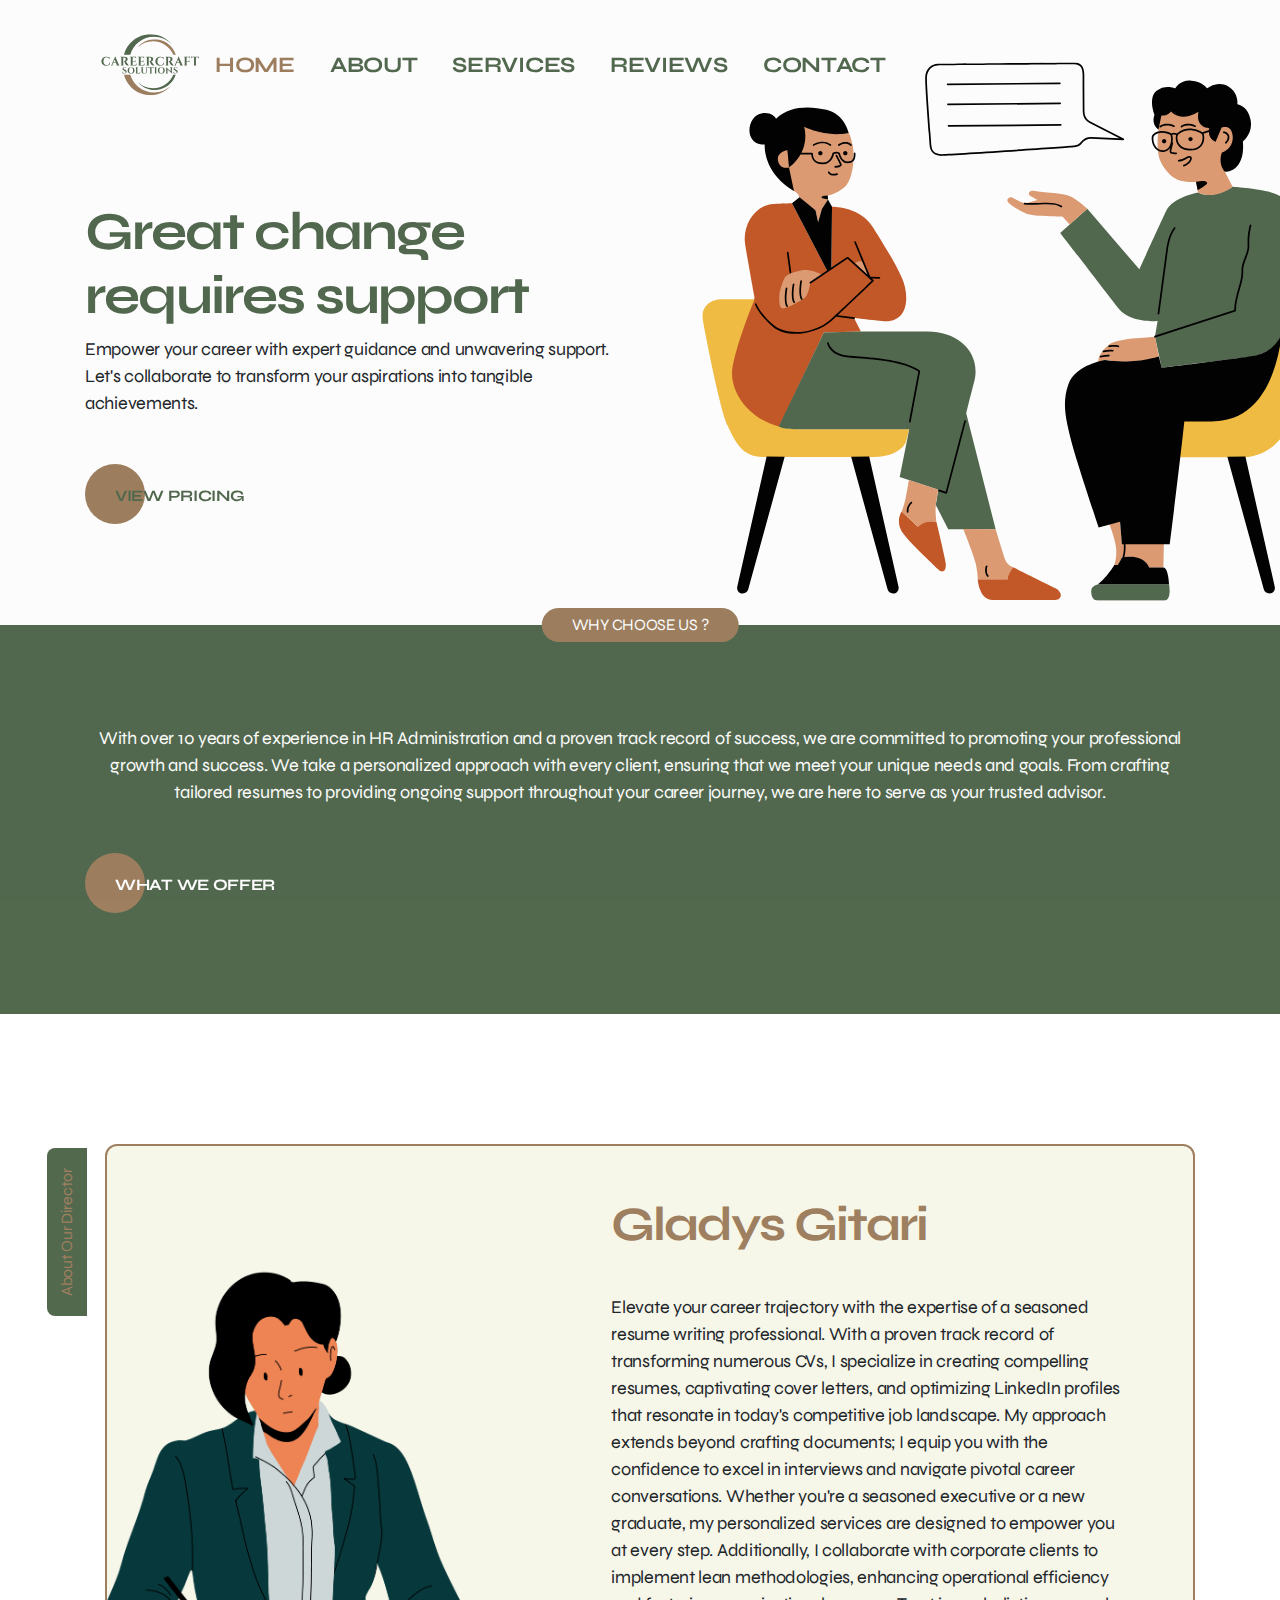
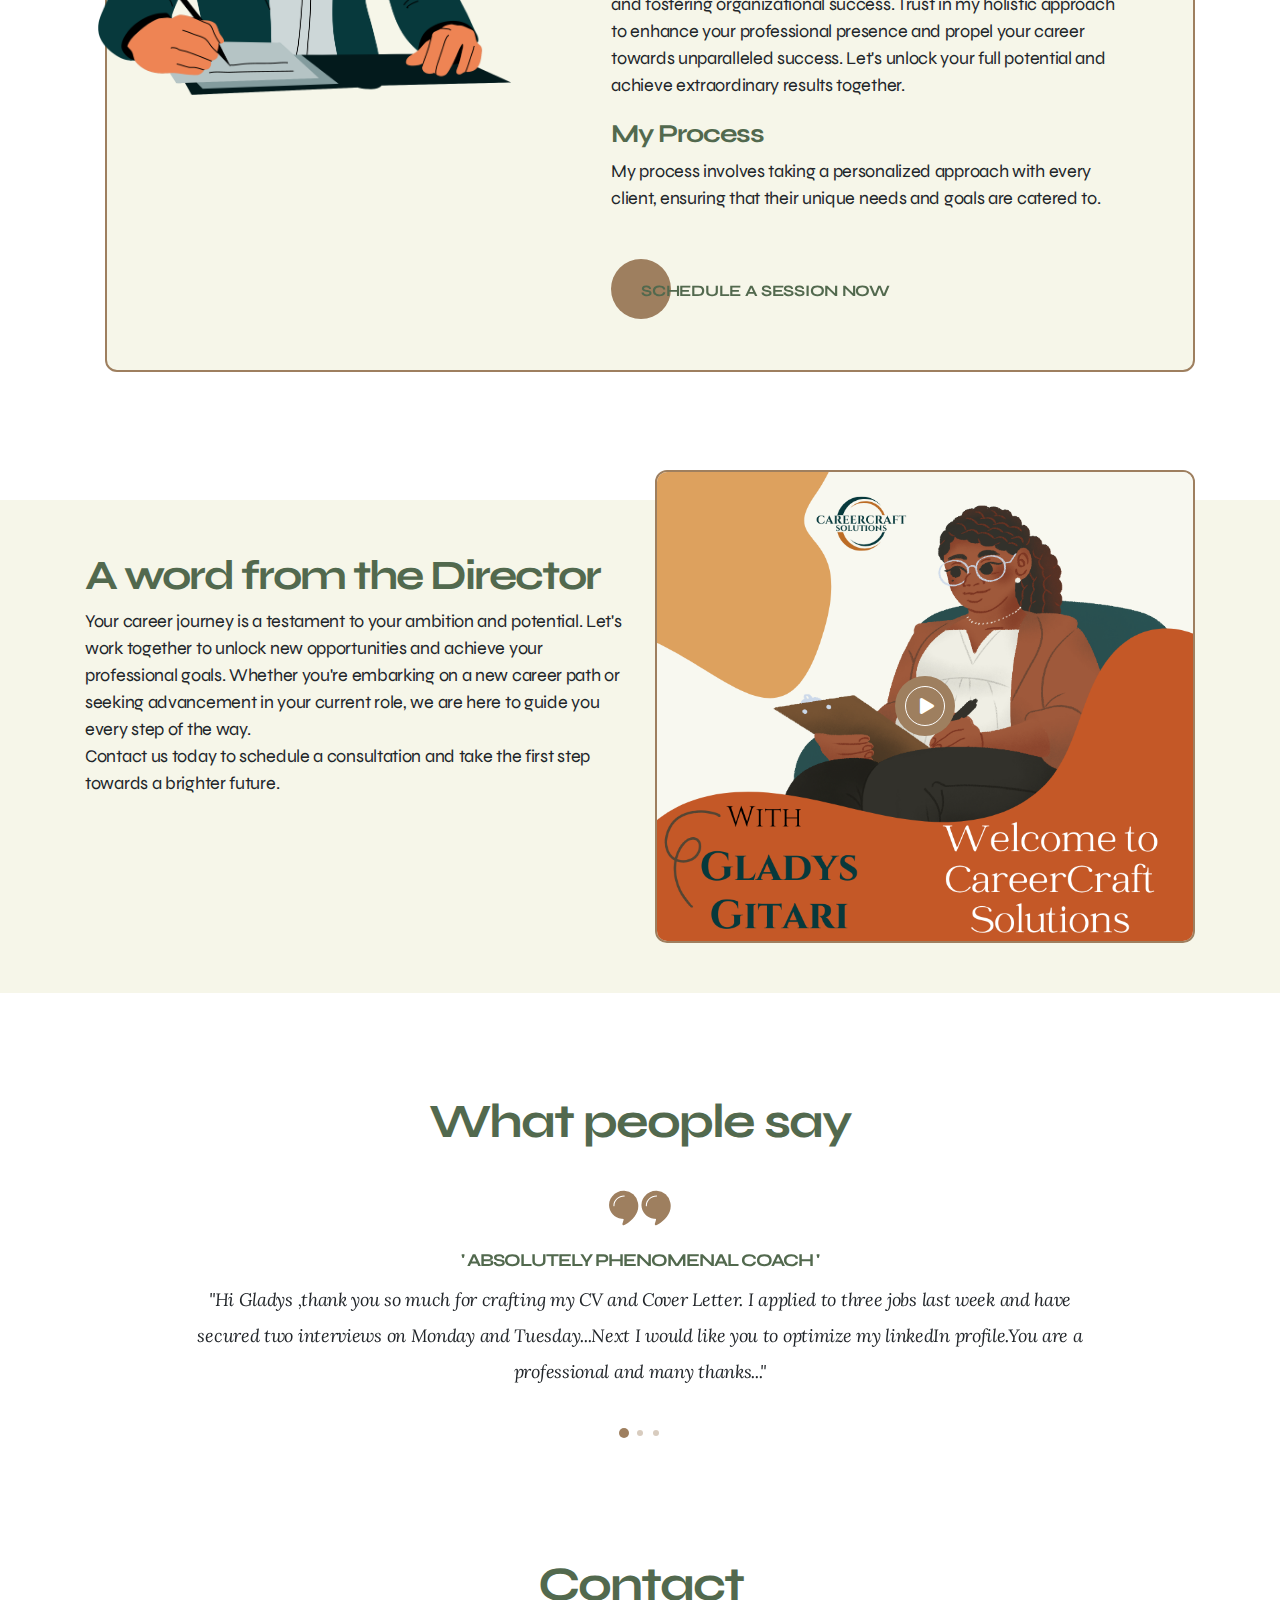
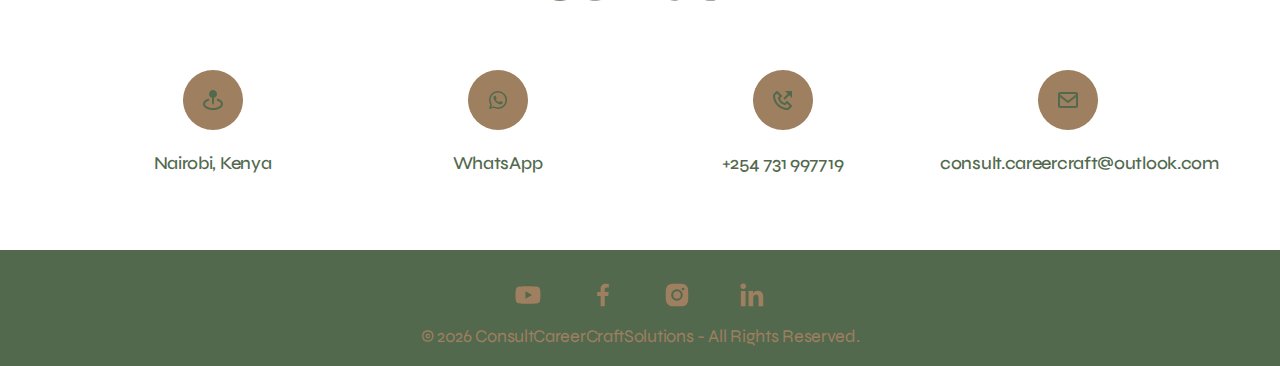
<file: index.html>
<!doctype html>
<html lang="en">

<head>
    <meta charset="utf-8">
    <meta name="viewport" content="width=device-width, initial-scale=1">
    <meta name="format-detection" content="telephone=no">
    <title>CareerCraft Solutions</title>
    <meta name="author" content="careercraftsolutions">
    <meta name="description" content="Consultation Company">
    <meta name="keywords" content="coach, agency, business ,careercraft, consultcareercraft, careercraftsolutions, consultcareercraftsolutions">

    <!-- FAVICON FILES -->
    <link href="assets/images/icons/apple-touch-icon-144-precomposed.png" rel="apple-touch-icon" sizes="144x144">
    <link href="assets/images/icons/apple-touch-icon-120-precomposed.png" rel="apple-touch-icon" sizes="120x120">
    <link href="assets/images/icons/apple-touch-icon-76-precomposed.png" rel="apple-touch-icon" sizes="76x76">
    <link href="assets/images/icons/favicon.png" rel="shortcut icon">

    <!-- CSS FILES -->
    <link rel="stylesheet" href="assets/css/bootstrap.min.css">
    <link rel="stylesheet" href="assets/fonts/iconfonts.css">
    <link rel="stylesheet" href="assets/css/plugins.css">
    <link rel="stylesheet" href="assets/css/style.css">
    <link rel="stylesheet" href="assets/css/responsive.css">
    <link rel="stylesheet" href="assets/css/color.css">
    <link rel="stylesheet" href="assets/css/contact.css">
    <link rel="stylesheet" href="assets/css/team.css">
    
    
    <!-- Icon -->
    <link rel="icon" type="png/svg" href="assets/images/icon.svg">
</head>

<body>
    <div id="dtr-wrapper" class="clearfix">

        <!-- preloader starts -->
        <div class="dtr-preloader">
            <div class="dtr-preloader-inner">
                <div class="dtr-loader">Loading...</div>
            </div>
        </div>
        <!-- preloader ends -->

        <!-- Small Devices Header 
============================================= -->
        <div class="dtr-responsive-header fixed-top">
            <div class="container">

                <!-- small devices logo -->
                <a href="index.html"><img src="assets/images/logo.svg" alt="logo"></a>
                <!-- small devices logo ends -->

                <!-- menu button -->
                <button id="dtr-menu-button" class="dtr-hamburger" type="button"><span class="dtr-hamburger-lines-wrapper"><span class="dtr-hamburger-lines"></span></span></button>
            </div>
            <div class="dtr-responsive-header-menu"></div>
        </div>
        <!-- Small Devices Header ends 
============================================= -->

        <!-- header starts
============================================= -->
        <header id="dtr-header-global" class="fixed-top">
            <div class="d-flex align-items-center justify-content-between">

                <!-- header left starts -->
                <div class="dtr-header-left">

                    <!-- logo -->
                    <a class="logo-default dtr-scroll-link" href="#home"><img src="assets/images/logo.svg" alt="logo"></a>

                    <!-- logo on scroll -->
                    <a class="logo-alt dtr-scroll-link" href="#home"><img src="assets/images/logo.svg" alt="logo"></a>
                    <!-- logo on scroll ends -->

                </div>
                <!-- header left ends -->

                <!-- header right starts -->
                <div class="dtr-header-right ml-auto">

                    <!-- menu starts-->
                    <div class="main-navigation dtr-menu-light">
                        <ul class="sf-menu dtr-scrollspy dtr-nav dark-nav-on-load dark-nav-on-scroll">
                            <li> <a class="nav-link" href="#home">HOME</a> </li>
                            <li> <a class="nav-link" href="#about">ABOUT</a> </li>
                            <li> <a class="nav-link" href="services.html">SERVICES</a> </li>
                            <li> <a class="nav-link" href="#reviews">REVIEWS</a> </li>
                            <!--<li> <a class="nav-link" href="#blog">BLOG</a> </li>-->
                            <li> <a class="nav-link" href="#contact">CONTACT</a> </li>
                        </ul>
                    </div>
                    <!-- menu ends -->

                </div>
                <!-- header right ends -->

            </div>
        </header>
        <!-- header ends
================================================== -->

        <!-- == main content area starts == -->
        <div id="dtr-main-content">

            <!-- hero section starts
================================================== -->
            <section id="home" class="dtr-section dtr-section-with-bg dtr-hero-section-top-padding dtr-pb-100" style="background-image: url(assets/images/hero-bg.svg);">
                <div class="container">

                    <!--===== row 1 starts =====-->
                    <div class="row">
                        <div class="col-12 col-md-6">

                            <!-- intro text -->
                            <h1 style="color: #52694e;">Great change<br> requires support</h1>
                            <!--<p class="text-size-md font-weight-extrabold color-blue">We are here to guide you through</p>-->
                            <p>Empower your career with expert guidance and unwavering support. Let's collaborate to transform your aspirations into tangible achievements.</p>
                            <!-- button -->
                            <a href="./assets/images/CAREERCRAFT.pdf" target="_blank" class="dtr-btn-styled dtr-mt-30 dtr-btn-styled-dark"><span class="bg-light-blue"></span>View pricing</a>
                            <!-- button ends -->

                        </div>
                    </div>
                    <!--===== row 1 ends =====-->

                </div>
            </section>
            <!-- hero section ends
================================================== -->

                <!-- video section ends
================================================== -->

            <!-- subscribe section starts
================================================== -->
            <section id="subscribe" class="dtr-section position-relative dtr-py-100 bg-dark-blue">
                <div class="container">

                    <!-- section tagline -->
                    <span class="dtr-section-tagline bg-light-blue color-white">WHY CHOOSE US ?</span>

                    <!--== row starts ==-->
                    <div class="row">
                        <div class="col-12">
                            <!--<h2 class="dtr-section-heading dtr-mb-10 text-center color-white">Are you ready for a change?</h2>-->
                            <p class="text-center color-white">With over 10 years of experience in HR Administration and a proven track record of success, we are committed to promoting your professional growth and success. We take a personalized approach with every client, ensuring that we meet your unique needs and goals. From crafting tailored resumes to providing ongoing support throughout your career journey, we are here to serve as your trusted advisor.</p>

                            <a href="./services.html#services" class="dtr-btn-styled dtr-mt-30 dtr-btn-styled-white"><span class="bg-light-blue"></span>What We Offer</a>
                        </div>
                    </div>
                    <!--== row ends ==-->

                </div>
            </section>
            <!-- subscribe section ends
================================================== -->


            <!-- about section starts
================================================== -->
            <section id="about" class="dtr-section dtr-pt-130">
                <div class="container">

                    <!--== about starts ==-->
                    <div class="dtr-about bg-grey dtr-rounded">

                        <!-- image column starts -->
                        <div class="dtr-about-img">
                            <!-- tagline -->
                            <span class="dtr-about-tagline bg-dark-blue color-blue">About Our Director</span>
                            <!-- image -->
                            <img src="./assets/images/about.png" alt="image"> </div>
                        <!-- image column ends -->

                        <!-- content column starts -->
                        <div class="dtr-about-content">
                            <!--header removed-->
                            <h2 class="dtr-section-heading"><span class="color-blue">Gladys Gitari</span></h2>
                            <p class="dtr-mb-20">Elevate your career trajectory with the expertise of a seasoned resume writing professional. With a proven track record of transforming numerous CVs, I specialize in creating compelling resumes, captivating cover letters, and optimizing LinkedIn profiles that resonate in today's competitive job landscape. My approach extends beyond crafting documents; I equip you with the confidence to excel in interviews and navigate pivotal career conversations. Whether you're a seasoned executive or a new graduate, my personalized services are designed to empower you at every step. Additionally, I collaborate with corporate clients to implement lean methodologies, enhancing operational efficiency and fostering organizational success. Trust in my holistic approach to enhance your professional presence and propel your career towards unparalleled success. Let's unlock your full potential and achieve extraordinary results together.</p>
                            <h4>My Process</h4>
                            <p>My process involves taking a personalized approach with every client, ensuring that their unique needs and goals are catered to.</p>
                            <!-- button -->
                            <a href="./services.html#category" class="dtr-btn-styled dtr-mt-30 dtr-btn-styled-dark"><span class="bg-light-blue"></span>Schedule a Session now</a>
                            <!-- button ends -->
                        </div>
                        <!-- content column ends -->

                    </div>
                    <!--== about ends ==-->
                </div>
                <div class="text-center text-dark p-3" ></div>
                <div class="text-center text-dark p-3" ></div>
                <div class="text-center text-dark p-3" ></div>
                <div class="text-center text-dark p-3" ></div>
            </section>
            <!-- about section ends
================================================== -->


                                    <!-- video section starts
================================================== -->
                    <section class="dtr-section bg-grey">
                        <div class="container">

                            <!--===== row 1 starts =====-->
                            <div class="row">

                                <!-- column 1 starts -->
                                <div class="col-12 col-md-6 dtr-py-50">
                                    <h2>A word from the Director</h2>
                                    <p>Your career journey is a testament to your ambition and potential. Let's work together to unlock new opportunities and achieve your professional goals. Whether you're embarking on a new career path or seeking advancement in your current role, we are here to guide you every step of the way.<br> 
                                    Contact us today to schedule a consultation and take the first step towards a brighter future.</p>

                                </div>
                                <!-- column 1 ends -->

                                <!-- column 2 starts -->
                                <div class="col-12 col-md-6 dtr-mt-minus30 dtr-pb-50">

                                    <!-- video section starts -->
                                    <div class="dtr-video-wrapper"><img src="assets/images/intro-img.png" alt="image" class="dtr-rounded-img">
                                        <div class="dtr-video-wrapper-inner">
                                            <div class="video-button-white"> <a class="dtr-video-popup dtr-video-button" data-autoplay="true" data-vbtype="video" href="https://youtu.be/LfuZVNvAMRE"><span class="dtr-video-button-wrap-inner"></span> <span class="dtr-border-animation dtr-border-1"></span> <span class="dtr-border-animation dtr-border-2"></span> </a>                                        </div>
                                        </div>
                                    </div>
                                    <!-- video section ends -->

                                </div>
                                <!-- column 2 ends -->

                            </div>
                            <!--===== row 1 ends =====-->

                        </div>
                    </section>            

                                                                    
            <!-- logo carousel section starts
================================================== -->
            <!--<section class="dtr-section dtr-pt-50 dtr-pb-100">
                <div class="container">

                    
                    <div class="row">
                        <div class="col-12">
                            <h6 class="text-center dtr-mb-40">As featured in...</h6>

                           
                            <div class="dtr-slick-slider dtr-img-slider-6col">
                                
                                <div> <img src="assets/images/client-2.png" alt="image"> </div>
                                
                                <div> <img src="assets/images/client-1.png" alt="image"> </div>
                                
                                <div> <img src="assets/images/client-3.png" alt="image"> </div>
                                
                                <div> <img src="assets/images/client-4.png" alt="image"> </div>
                                
                                <div> <img src="assets/images/client-5.png" alt="image"> </div>
                                
                                <div> <img src="assets/images/client-6.png" alt="image"> </div>
                                
                                <div> <img src="assets/images/client-2.png" alt="image"> </div>
                                
                                <div> <img src="assets/images/client-4.png" alt="image"> </div>
                            </div>
                            

                        </div>
                    </div>
                    

                </div>
            </section>-->
            <!-- logo carousel section ends
================================================== -->

 
            <!-- testimonial section starts
================================================== -->
            <section id="reviews" class="dtr-section dtr-py-100">
                <div class="container">
                    <h2 class="dtr-section-heading text-center">What people say</h2>
                    <!-- refer help doc for how to change quote icon color / no need to edit image -->
                    <p class="text-center dtr-mb-20"><img src="assets/images/quote.svg" alt="image"></p>

                    <!--===== row 1 starts =====-->
                    <div class="row">
                        <div class="col-12 col-md-10 offset-md-1">

                            <!--===== testimonial slider starts =====-->
                            <div class="dtr-slick-slider dtr-testimonial-slider dtr-slick-has-dots">

                                <!--== slide 1 starts ==-->
                                <div class="dtr-testimonial">
                                    <h4 class="dtr-testimonial-tagline">' Absolutely phenomenal coach '</h4>
                                    <div class="dtr-testimonial-content clearfix">
                                        <p>"Hi Gladys ,thank you so much for crafting my CV and Cover Letter. I applied to three jobs last week and have secured two interviews on Monday and Tuesday...Next I would like you to optimize my linkedIn profile.You are a professional and many thanks..."</p>
                                    </div>
                                    
                                </div>
                                <!--== slide 1 ends ==-->

                                <!--== slide 2 starts ==-->
                                <div class="dtr-testimonial">
                                    <h4 class="dtr-testimonial-tagline">' Timely Delivery '</h4>
                                    <div class="dtr-testimonial-content clearfix">
                                        <p>"Good afternoon Gladys,I'd like to thank and appreciate you for the job well done with my CV and Cover Letter. I sincerely didn't know where to start when I needed it on short notice, I explained to you and you delivered timely and a well done CV and Cover Letter. Your work is outstanding"</p>
                                    </div>
                                    
                                </div>
                                <!--== slide 2 ends ==-->

                                <!--== slide 3 starts ==-->
                                <div class="dtr-testimonial">
                                    <h4 class="dtr-testimonial-tagline">' I secured a job '</h4>
                                    <div class="dtr-testimonial-content clearfix">
                                        <p>"Hey Gladys, I want to thank you for your services as I landed a position of an Assistant Excecutive that I was after when you did me the resume, Isn't God amazing?"</p>
                                    </div>
                                    <!--<div class="dtr-client-info clearfix">
                                        <div class="dtr-testimonial-user"><img src="assets/images/user-3.jpg" alt="image"> </div>
                                        <div class="dtr-testimonial-user-info">
                                            <h6 class="dtr-client-name">Emily Anderson</h6>
                                            <span class="dtr-client-job">Entrepreneur</span> </div>
                                    </div>-->
                                </div>
                                <!--== slide 3 ends ==-->

                            </div>
                            <!--===== testimonial slider ends =====-->

                        </div>
                    </div>
                    <!--===== row 1 ends =====-->

                </div>
            </section>
            <!-- testimonial section ends
================================================== -->



            <!-- blog section starts
================================================== --
            <section id="blog" class="dtr-section dtr-py-100">
                <div class="container">
                    <h2 class="dtr-section-heading text-center">From the blog</h2>

                    <!--== row starts ==--
                    <div class="row">

                        <!-- column 1 starts --
                        <div class="col-12 col-md-4">

                            <!-- blog item 1 starts --
                            <div class="dtr-blog-item">
                                <!-- image --
                                <div class="dtr-post-img"> <img src="assets/images/blogpost-img1.jpg" alt="image"> <span class="dtr-blog-cat">Business</span> </div>
                                <!-- content --
                                <div class="dtr-post-content">
                                    <h5>10 Tips to turn limitations into fuel for success</h5>
                                    <p class="dtr-blog-meta"><span>on</span> <a href="#">22 December 2023</a></p>
                                </div>
                            </div>
                            <!-- blog item 1 ends --

                        </div>
                        <!-- column 1 ends --

                        <!-- column 2 starts --
                        <div class="col-12 col-md-4">

                            <!-- blog item 2 starts --
                            <div class="dtr-blog-item">
                                <!-- image --
                                <div class="dtr-post-img"> <img src="assets/images/blogpost-img2.jpg" alt="image"> <span class="dtr-blog-cat">Career</span> </div>
                                <!-- content --
                                <div class="dtr-post-content">
                                    <h5>How to keep going even if you feel like giving up</h5>
                                    <p class="dtr-blog-meta"><span>on</span> <a href="#">2 December 2023</a></p>
                                </div>
                            </div>
                            <!-- blog item 2 ends --

                        </div>
                        <!-- column 2 ends --

                        <!-- column 3 starts --
                        <div class="col-12 col-md-4">

                            <!-- blog item 3 starts --
                            <div class="dtr-blog-item">
                                <!-- image --
                                <div class="dtr-post-img"> <img src="assets/images/blogpost-img3.jpg" alt="image"> <span class="dtr-blog-cat">Marketing</span> </div>
                                <!-- content --
                                <div class="dtr-post-content">
                                    <h5>Checklist to achieve social media marketing goals</h5>
                                    <p class="dtr-blog-meta"><span>on</span> <a href="#">2 December 2023</a></p>
                                </div>
                            </div>
                            <!-- blog item 3 ends --

                        </div>
                        <!-- column 3 ends --

                    </div>
                    <!--== row starts ==--

                </div>
            </section>
            <!-- blog section ends
================================================== -->

<section id="contact" class="ftco-section">
    <div class="container">
        <div class="text-center text-dark p-3" >
            <h2 class="dtr-section-heading text-center">Contact</h2>
        </div>
        <div class="row justify-content-center">
            <div class="col-md-12">
                <div class="wrapper">
                    <div class="row mb-5">
                        <div class="col-md-3">
                            <div class="dbox w-100 text-center">
                                
                                <div class="icon d-flex align-items-center justify-content-center">
                                    <svg xmlns="http://www.w3.org/2000/svg" width="24" height="24" viewBox="0 0 24 24" style="fill: #52694e;transform: ;msFilter:;"><path d="m12 17 1-2V9.858c1.721-.447 3-2 3-3.858 0-2.206-1.794-4-4-4S8 3.794 8 6c0 1.858 1.279 3.411 3 3.858V15l1 2z"></path><path d="m16.267 10.563-.533 1.928C18.325 13.207 20 14.584 20 16c0 1.892-3.285 4-8 4s-8-2.108-8-4c0-1.416 1.675-2.793 4.267-3.51l-.533-1.928C4.197 11.54 2 13.623 2 16c0 3.364 4.393 6 10 6s10-2.636 10-6c0-2.377-2.197-4.46-5.733-5.437z"></path></svg>
                                </div>
                                <div class="text">
                                    <p><span>Nairobi, Kenya</span></p>
                                </div>
                            </div>
                        </div>
                        <div class="col-md-3">
                            <div class="dbox w-100 text-center">
                                <a href="https://wa.me/254731997719"><div class="icon d-flex align-items-center justify-content-center">
                                    <svg xmlns="http://www.w3.org/2000/svg" width="24" height="24" viewBox="0 0 24 24" style="fill: #52694e;transform: ;msFilter:;"><path fill-rule="evenodd" clip-rule="evenodd" d="M18.403 5.633A8.919 8.919 0 0 0 12.053 3c-4.948 0-8.976 4.027-8.978 8.977 0 1.582.413 3.126 1.198 4.488L3 21.116l4.759-1.249a8.981 8.981 0 0 0 4.29 1.093h.004c4.947 0 8.975-4.027 8.977-8.977a8.926 8.926 0 0 0-2.627-6.35m-6.35 13.812h-.003a7.446 7.446 0 0 1-3.798-1.041l-.272-.162-2.824.741.753-2.753-.177-.282a7.448 7.448 0 0 1-1.141-3.971c.002-4.114 3.349-7.461 7.465-7.461a7.413 7.413 0 0 1 5.275 2.188 7.42 7.42 0 0 1 2.183 5.279c-.002 4.114-3.349 7.462-7.461 7.462m4.093-5.589c-.225-.113-1.327-.655-1.533-.73-.205-.075-.354-.112-.504.112s-.58.729-.711.879-.262.168-.486.056-.947-.349-1.804-1.113c-.667-.595-1.117-1.329-1.248-1.554s-.014-.346.099-.458c.101-.1.224-.262.336-.393.112-.131.149-.224.224-.374s.038-.281-.019-.393c-.056-.113-.505-1.217-.692-1.666-.181-.435-.366-.377-.504-.383a9.65 9.65 0 0 0-.429-.008.826.826 0 0 0-.599.28c-.206.225-.785.767-.785 1.871s.804 2.171.916 2.321c.112.15 1.582 2.415 3.832 3.387.536.231.954.369 1.279.473.537.171 1.026.146 1.413.089.431-.064 1.327-.542 1.514-1.066.187-.524.187-.973.131-1.067-.056-.094-.207-.151-.43-.263"></path></svg>
                                </div></a>
                                <div class="text">
                                    <p><span>WhatsApp</span></p>
                                </div>
                            </div>
                        </div>
                        
                        <div class="col-md-3">
                            <a href="tel: +254 731 997719">
                                <div class="dbox w-100 text-center">
                                    <div class="icon d-flex align-items-center justify-content-center">
                                        <svg xmlns="http://www.w3.org/2000/svg" width="24" height="24" viewBox="0 0 24 24" style="fill: #52694e;transform: ;msFilter:;"><path d="M16.712 13.288a.999.999 0 0 0-1.414 0l-1.594 1.594c-.739-.22-2.118-.72-2.992-1.594s-1.374-2.253-1.594-2.992l1.594-1.594a.999.999 0 0 0 0-1.414l-4-4a.999.999 0 0 0-1.414 0L2.586 6c-.38.38-.594.902-.586 1.435.023 1.424.4 6.37 4.298 10.268S15.142 21.977 16.566 22h.028c.528 0 1.027-.208 1.405-.586l2.712-2.712a.999.999 0 0 0 0-1.414l-3.999-4zM16.585 20c-1.248-.021-5.518-.356-8.873-3.712C4.346 12.922 4.02 8.637 4 7.414l2.005-2.005 2.586 2.586-1.293 1.293a1 1 0 0 0-.272.912c.024.115.611 2.842 2.271 4.502s4.387 2.247 4.502 2.271a.993.993 0 0 0 .912-.271l1.293-1.293 2.586 2.586L16.585 20z"></path><path d="m16.795 5.791-4.497 4.497 1.414 1.414 4.497-4.497L21.005 10V2.995H14z"></path></svg>
                                    </div>
                                    <div class="text">
                                        <p><span>+254 731 997719</span> <a></a></p>
                                    </div>
                                </div>
                            </a>
                        </div>
                       
                        <div class="col-md-3">
                            <a href="mailto: consult.careercraft@outlook.com">
                                <div class="dbox w-100 text-center">
                                    <div class="icon d-flex align-items-center justify-content-center">
                                        <svg xmlns="http://www.w3.org/2000/svg" width="24" height="24" viewBox="0 0 24 24" style="fill: #52694e;transform: ;msFilter:;"><path d="M20 4H4c-1.103 0-2 .897-2 2v12c0 1.103.897 2 2 2h16c1.103 0 2-.897 2-2V6c0-1.103-.897-2-2-2zm0 2v.511l-8 6.223-8-6.222V6h16zM4 18V9.044l7.386 5.745a.994.994 0 0 0 1.228 0L20 9.044 20.002 18H4z"></path></svg>
                                    </div>
                                    <div class="text">
                                        <p><span>consult.careercraft@outlook.com</span></p>
                                    </div>
                                </div>
                            </a>
                        </div>
                    </div>
                </div>
            </div>
        </div>
    </div>
</section>


                        <!-- footer section starts
================================================== -->
<footer class="text-center text-white" style="background-color: #52694e;"        >
    
    <div class="text-center text-dark p-3">
        
        <!-- Youtube -->
        <a
        class="btn btn-link btn-floating btn-lg text-dark m-1"
        href="https://www.youtube.com/channel/UCUJWYsbc0otJiYOHyCCwuMA"
        role="button"
        data-mdb-ripple-color="dark"
        ><svg xmlns="http://www.w3.org/2000/svg" width="30" height="30" viewBox="0 0 24 24" style="fill: #9e7f5f;transform: ;msFilter:;"><path d="M21.593 7.203a2.506 2.506 0 0 0-1.762-1.766C18.265 5.007 12 5 12 5s-6.264-.007-7.831.404a2.56 2.56 0 0 0-1.766 1.778c-.413 1.566-.417 4.814-.417 4.814s-.004 3.264.406 4.814c.23.857.905 1.534 1.763 1.765 1.582.43 7.83.437 7.83.437s6.265.007 7.831-.403a2.515 2.515 0 0 0 1.767-1.763c.414-1.565.417-4.812.417-4.812s.02-3.265-.407-4.831zM9.996 15.005l.005-6 5.207 3.005-5.212 2.995z"></path></svg></a>

      <!-- Facebook -->
      <a
        class="btn btn-link btn-floating btn-lg text-dark m-1"
        href="#!"
        role="button"
        data-mdb-ripple-color="dark"
        ><svg xmlns="http://www.w3.org/2000/svg" width="30" height="30" viewBox="0 0 24 24" style="fill: #9e7f5f;transform: ;msFilter:;"><path d="M13.397 20.997v-8.196h2.765l.411-3.209h-3.176V7.548c0-.926.258-1.56 1.587-1.56h1.684V3.127A22.336 22.336 0 0 0 14.201 3c-2.444 0-4.122 1.492-4.122 4.231v2.355H7.332v3.209h2.753v8.202h3.312z"></path></svg></a>

      <!-- Instagram -->
      <a
        class="btn btn-link btn-floating btn-lg text-dark m-1"
        href="https://www.instagram.com/consultcareercraft/"
        role="button"
        data-mdb-ripple-color="dark"
        ><svg xmlns="http://www.w3.org/2000/svg" width="30" height="30" viewBox="0 0 24 24" style="fill: #9e7f5f;transform: ;msFilter:;"><path d="M20.947 8.305a6.53 6.53 0 0 0-.419-2.216 4.61 4.61 0 0 0-2.633-2.633 6.606 6.606 0 0 0-2.186-.42c-.962-.043-1.267-.055-3.709-.055s-2.755 0-3.71.055a6.606 6.606 0 0 0-2.185.42 4.607 4.607 0 0 0-2.633 2.633 6.554 6.554 0 0 0-.419 2.185c-.043.963-.056 1.268-.056 3.71s0 2.754.056 3.71c.015.748.156 1.486.419 2.187a4.61 4.61 0 0 0 2.634 2.632 6.584 6.584 0 0 0 2.185.45c.963.043 1.268.056 3.71.056s2.755 0 3.71-.056a6.59 6.59 0 0 0 2.186-.419 4.615 4.615 0 0 0 2.633-2.633c.263-.7.404-1.438.419-2.187.043-.962.056-1.267.056-3.71-.002-2.442-.002-2.752-.058-3.709zm-8.953 8.297c-2.554 0-4.623-2.069-4.623-4.623s2.069-4.623 4.623-4.623a4.623 4.623 0 0 1 0 9.246zm4.807-8.339a1.077 1.077 0 0 1-1.078-1.078 1.077 1.077 0 1 1 2.155 0c0 .596-.482 1.078-1.077 1.078z"></path><circle cx="11.994" cy="11.979" r="3.003"></circle></svg></i
      ></a>

      <!-- Linkedin -->
      <a
        class="btn btn-link btn-floating btn-lg text-dark m-1"
        href="#!"
        role="button"
        data-mdb-ripple-color="dark"
        ><svg xmlns="http://www.w3.org/2000/svg" width="30" height="30" viewBox="0 0 24 24" style="fill: #9e7f5f;transform: ;msFilter:;"><circle cx="4.983" cy="5.009" r="2.188"></circle><path d="M9.237 8.855v12.139h3.769v-6.003c0-1.584.298-3.118 2.262-3.118 1.937 0 1.961 1.811 1.961 3.218v5.904H21v-6.657c0-3.27-.704-5.783-4.526-5.783-1.835 0-3.065 1.007-3.568 1.96h-.051v-1.66H9.237zm-6.142 0H6.87v12.139H3.095z"></path></svg></i
      ></a><br>
      <!-- Copyright -->
      <p class="footer-col">&copy; <span id="currentYear"></span> ConsultCareerCraftSolutions - All Rights Reserved.</p>
    </div>
    
  </footer>
            <!-- footer section ends
================================================== -->

        </div>
        <!-- == main content area ends == -->

    </div>
    <!-- #dtr-wrapper ends -->

    <!-- JS FILES -->
    <script src="assets/js/jquery.min.js"></script>
    <script src="assets/js/bootstrap.min.js"></script>
    <script src="assets/js/plugins.js"></script>
    <script src="assets/js/custom.js"></script>
    <script src="assets/js/year.js"></script>
</body>

</html>
</file>
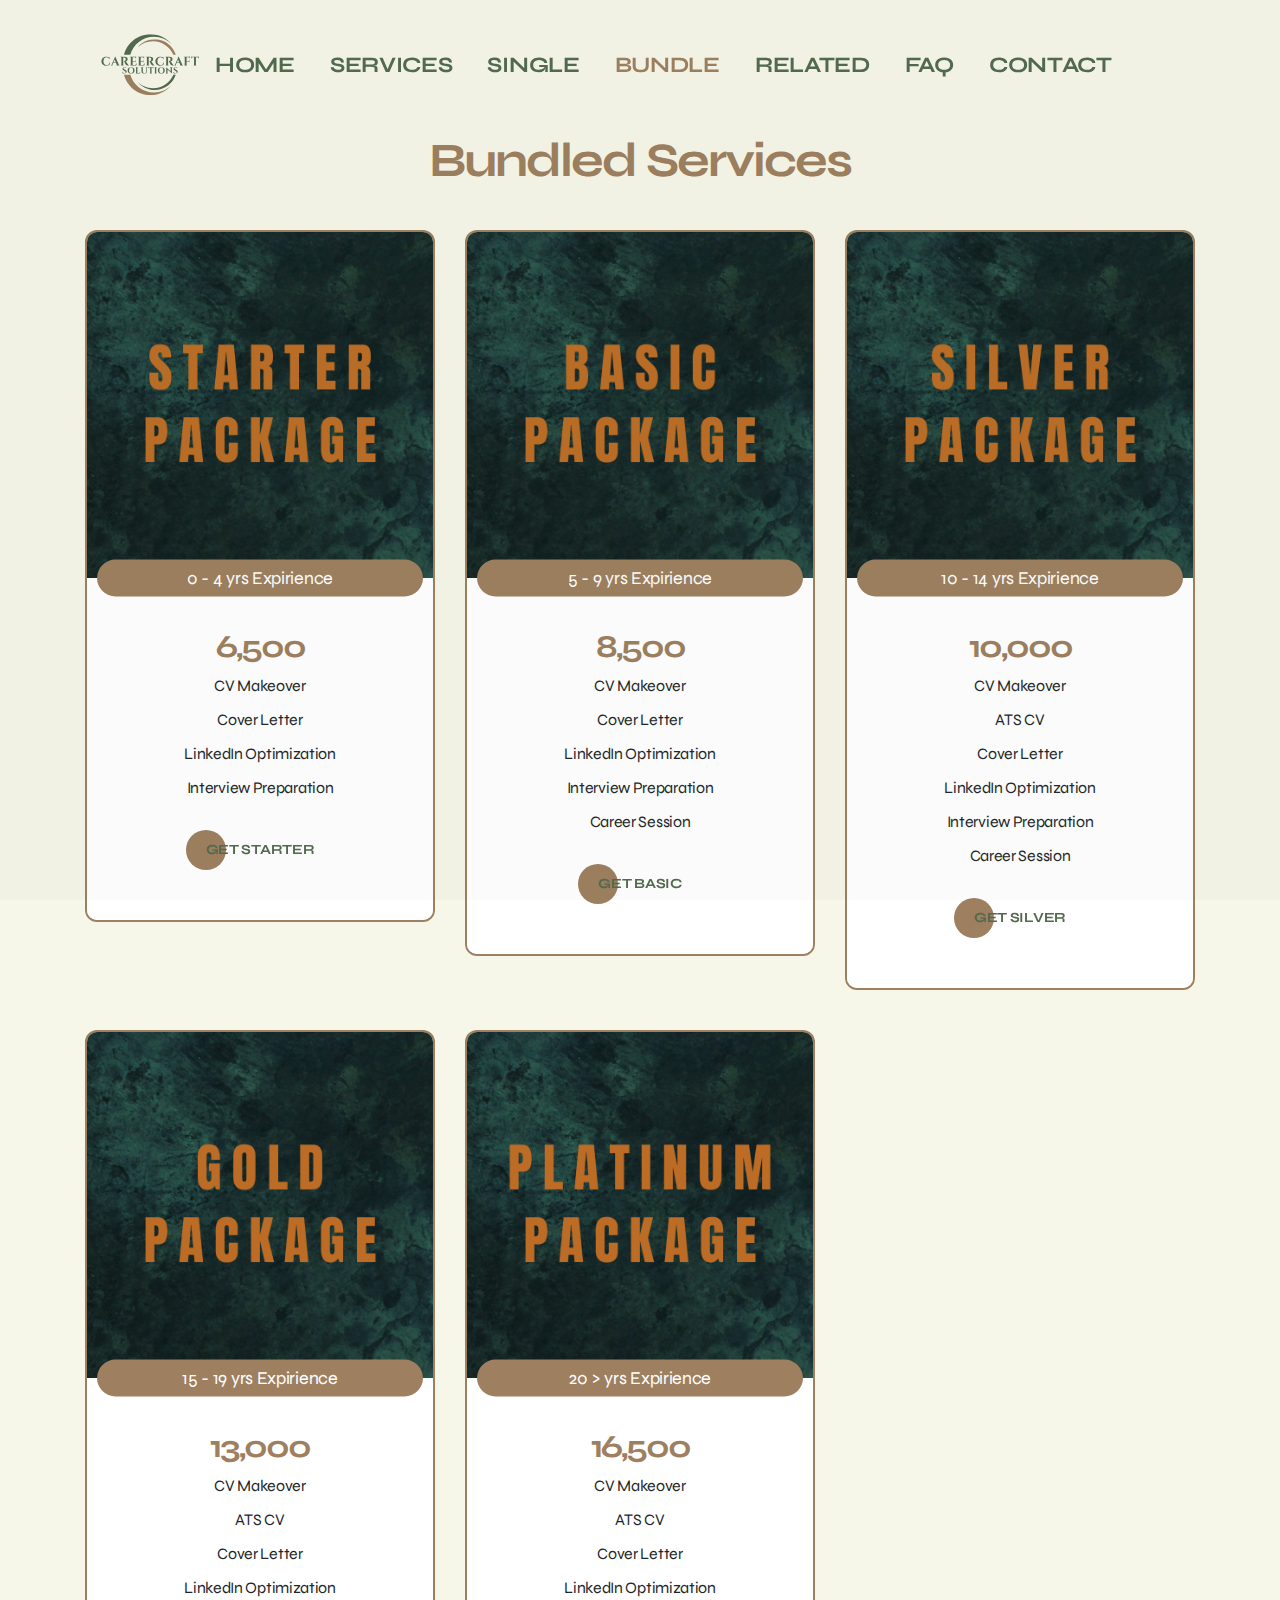
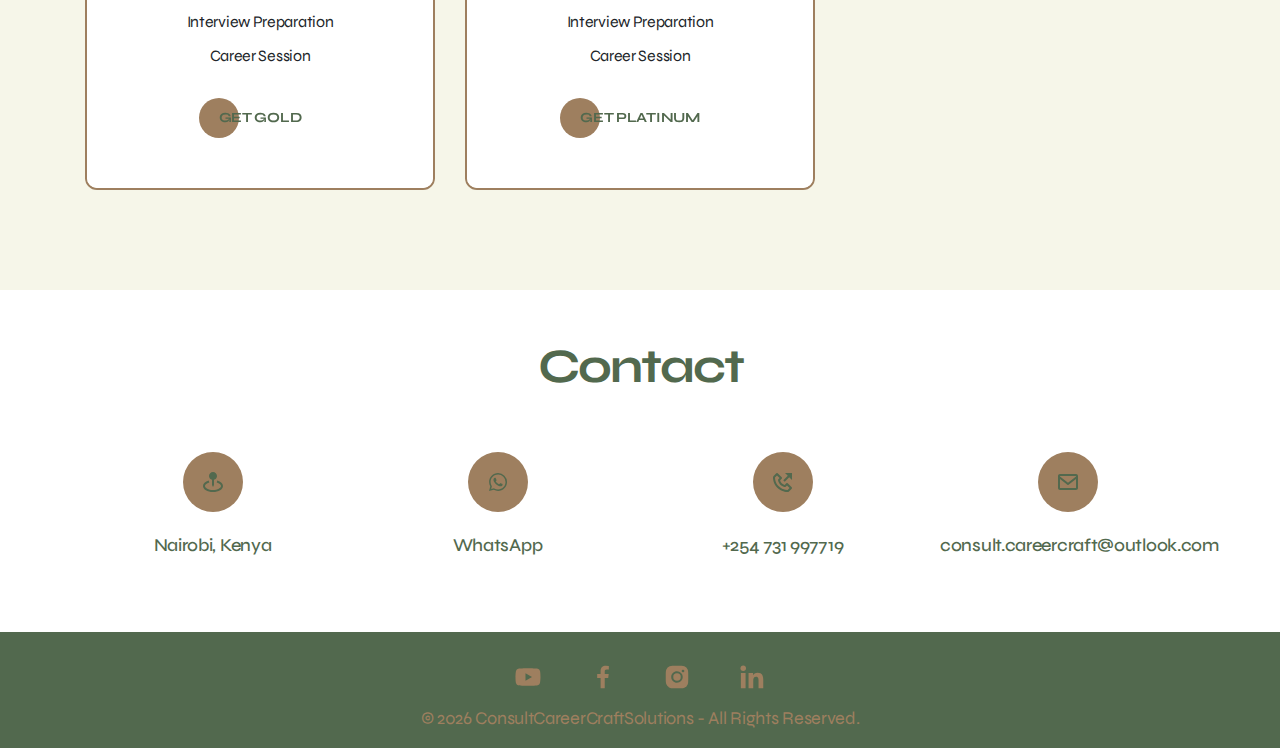
<file: bundeled.html>
<!doctype html>
<html lang="en">

<head>
    <meta charset="utf-8">
    <meta name="viewport" content="width=device-width, initial-scale=1">
    <meta name="format-detection" content="telephone=no">
    <title>Bundled Services</title>
    <meta name="author" content="careercraftsolutions">
    <meta name="description" content="Consultation firm">
    <meta name="keywords" content="coach, agency, business, careercraft, consultcareercraft, careercraftsolutions, consultcareercraftsolutions">

    <!-- FAVICON FILES -->
    <link href="assets/images/icons/apple-touch-icon-144-precomposed.png" rel="apple-touch-icon" sizes="144x144">
    <link href="assets/images/icons/apple-touch-icon-120-precomposed.png" rel="apple-touch-icon" sizes="120x120">
    <link href="assets/images/icons/apple-touch-icon-76-precomposed.png" rel="apple-touch-icon" sizes="76x76">
    <link href="assets/images/icons/favicon.png" rel="shortcut icon">

    <!-- CSS FILES -->
    <link rel="stylesheet" href="assets/css/bootstrap.min.css">
    <link rel="stylesheet" href="assets/fonts/iconfonts.css">
    <link rel="stylesheet" href="assets/css/plugins.css">
    <link rel="stylesheet" href="assets/css/style.css">
    <link rel="stylesheet" href="assets/css/responsive.css">
    <link rel="stylesheet" href="assets/css/color.css">
    <link rel="stylesheet" href="assets/css/contact.css">
    
    
    <!-- Icon -->
    <link rel="icon" type="png/svg" href="assets/images/icon.svg">
</head>

<body>

    <div id="dtr-wrapper" class="clearfix">

        <!-- preloader starts -->
        <div class="dtr-preloader">
            <div class="dtr-preloader-inner">
                <div class="dtr-loader">Loading...</div>
            </div>
        </div>
        <!-- preloader ends -->

        <!-- Small Devices Header 
============================================= -->
        <div class="dtr-responsive-header fixed-top">
            <div class="container">

                <!-- small devices logo -->
                <a href="index.html"><img src="assets/images/logo.svg" alt="logo"></a>
                <!-- small devices logo ends -->

                <!-- menu button -->
                <button id="dtr-menu-button" class="dtr-hamburger" type="button"><span class="dtr-hamburger-lines-wrapper"><span class="dtr-hamburger-lines"></span></span></button>
            </div>
            <div class="dtr-responsive-header-menu"></div>
        </div>
        <!-- Small Devices Header ends 
============================================= -->

        <!-- header starts
============================================= -->
        <header id="dtr-header-global" class="fixed-top">
            <div class="d-flex align-items-center justify-content-between">

                <!-- header left starts -->
                <div class="dtr-header-left">

                    <!-- logo -->
                    <a class="logo-default dtr-scroll-link" href="index.html"><img src="assets/images/logo.svg" alt="logo"></a>

                    <!-- logo on scroll -->
                    <a class="logo-alt dtr-scroll-link" href="index.html"><img src="assets/images/logo.svg" alt="logo"></a>
                    <!-- logo on scroll ends -->

                </div>
                <!-- header left ends -->

                <!-- header right starts -->
                <div class="dtr-header-right ml-auto">

                    <!-- menu starts-->
                    <div class="main-navigation dtr-menu-light">
                        <ul class="sf-menu dtr-scrollspy dtr-nav dark-nav-on-load dark-nav-on-scroll">
                            <li> <a class="nav-link" href="index.html">HOME</a> </li>
                            <li> <a class="nav-link" href="/services.html#services">SERVICES</a> </li>
                            <li> <a class="nav-link" href="single.html">SINGLE</a> </li>
                            <li> <a class="nav-link" href="#bundle">BUNDLE</a></li>
                            <li> <a class="nav-link" href="https://forms.gle/veSknRjuqbsKna6F6" target="_blank">RELATED</a> </li>
                            <li> <a class="nav-link" href="/services.html#faq">FAQ</a> </li>
                            <li> <a class="nav-link" href="#contact">CONTACT</a> </li>
                        </ul>
                    </div>
                    <!-- menu ends -->

                </div>
                <!-- header right ends -->

            </div>
        </header>
        <!-- header ends
================================================== -->


                            <!-- Bundled service section starts
================================================== -->

<section id="bundle" class="dtr-section dtr-py-100 bg-grey-alt">
    <!-- top bottom shapes end -->
    <div class="text-center text-dark p-3" ></div>
    <div class="container">
        <h1 class="dtr-section-heading text-center">Bundled Services</h1>

        <!--== row starts ==-->
        <div class="row">

            <!-- column 1 starts -->
            <div class="col-12 col-md-4">

                <!-- promobox 1 starts -->
                <div class="dtr-promobox">
                    <div class="dtr-promobox-img"> <img src="assets/images/bundle/starter.png" alt="image"> </div>
                    <div class="dtr-promobox-content bg-white">
                        <!-- tagline -->
                        <p class="dtr-promobox-tagline bg-light-blue color-white">0 - 4 yrs Expirience</p>
                        <!-- content -->
                        <h3 style="color: #9e7f5f;">6,500</h3>
                        <ul>
                            <li>CV Makeover</li>
                            <li>Cover Letter</li>
                            <li>LinkedIn Optimization</li>
                            <li>Interview Preparation</li>
                            
                        </ul>
                        <!-- button -->
                        <a href="https://forms.gle/2CwDNqDNMxyZaV4F7" target="_blank" class="dtr-btn-styled dtr-btn-styled-small dtr-mt-20 dtr-btn-styled-dark"><span class="bg-light-blue"></span>Get Starter</a> </div>
                </div>
                <!-- promobox 1 ends -->

            </div>
            <!-- column 1 ends -->

            <!-- column 2 starts -->
            <div class="col-12 col-md-4">

                <!-- promobox 2 starts -->
                <div class="dtr-promobox">
                    <div class="dtr-promobox-img"> <img src="assets/images/bundle/basic.png" alt="image"> </div>
                    <div class="dtr-promobox-content bg-white">
                        <!-- tagline -->
                        <p class="dtr-promobox-tagline bg-light-blue color-white">5 - 9 yrs Expirience</p>
                        <!-- content -->
                        <h3 style="color: #9e7f5f;">8,500</h3>
                        <ul>
                            <li>CV Makeover</li>
                            <li>Cover Letter</li>
                            <li>LinkedIn Optimization</li>
                            <li>Interview Preparation</li>
                            <li>Career Session</li>
                        </ul>

                        <!-- button -->
                        <a href="https://forms.gle/2CwDNqDNMxyZaV4F7" target="_blank" class="dtr-btn-styled dtr-btn-styled-small dtr-mt-20 dtr-btn-styled-dark"><span class="bg-light-blue"></span>Get Basic</a> </div>
                </div>
                <!-- promobox 2 ends -->

            </div>
            <!-- column 2 ends -->

            <!-- column 3 starts -->
            <div class="col-12 col-md-4">

                <!-- promobox 2 starts -->
                <div class="dtr-promobox">
                    <div class="dtr-promobox-img"> <img src="assets/images/bundle/silver.png" alt="image"> </div>
                    <div class="dtr-promobox-content bg-white">
                        <!-- tagline -->
                        <p class="dtr-promobox-tagline bg-light-blue color-white">10 - 14 yrs Expirience</p>
                        <!-- content -->
                        <h3 style="color: #9e7f5f;">10,000</h3>
                        <ul>
                            <li>CV Makeover</li>
                            <li>ATS CV</li>
                            <li>Cover Letter</li>
                            <li>LinkedIn Optimization</li>
                            <li>Interview Preparation</li>
                            <li>Career Session</li>
                        </ul>
                        <!-- button -->
                        <a href="https://forms.gle/2CwDNqDNMxyZaV4F7" target="_blank" class="dtr-btn-styled dtr-btn-styled-small dtr-mt-20 dtr-btn-styled-dark"><span class="bg-light-blue"></span>Get Silver</a> </div>
                </div>
                <!-- promobox 2 ends -->

            </div>
            <!-- column 3 ends -->

        </div>
        <!--== row starts ==-->

    </div>
    <div class="container">
        <h2 class="dtr-section-heading text-center"></h2>

        <!--== row starts ==-->
        <div class="row">

            <!-- column 1 starts -->
            <div class="col-12 col-md-4">

                <!-- promobox 1 starts -->
                <div class="dtr-promobox">
                    <div class="dtr-promobox-img"> <img src="assets/images/bundle/gold.png" alt="image"> </div>
                    <div class="dtr-promobox-content bg-white">
                        <!-- tagline -->
                        <p class="dtr-promobox-tagline bg-light-blue color-white">15 - 19 yrs Expirience</p>
                        <!-- content -->
                        <h3 style="color: #9e7f5f;">13,000</h3>
                        <ul>
                            <li>CV Makeover</li>
                            <li>ATS CV</li>
                            <li>Cover Letter</li>
                            <li>LinkedIn Optimization</li>
                            <li>Interview Preparation</li>
                            <li>Career Session</li>
                            
                        </ul>
                        <!-- button -->
                        <a href="https://forms.gle/2CwDNqDNMxyZaV4F7" target="_blank" class="dtr-btn-styled dtr-btn-styled-small dtr-mt-20 dtr-btn-styled-dark"><span class="bg-light-blue"></span>Get Gold</a> </div>
                </div>
                <!-- promobox 1 ends -->

            </div>
            <!-- column 1 ends -->

            <!-- column 2 starts -->
            <div class="col-12 col-md-4">

                <!-- promobox 2 starts -->
                <div class="dtr-promobox">
                    <div class="dtr-promobox-img"> <img src="assets/images/bundle/platinum.png" alt="image"> </div>
                    <div class="dtr-promobox-content bg-white">
                        <!-- tagline -->
                        <p class="dtr-promobox-tagline bg-light-blue color-white">20 > yrs Expirience</p>
                        <!-- content -->
                        <h3 style="color: #9e7f5f;">16,500</h3>
                        <ul>
                            <li>CV Makeover</li>
                            <li>ATS CV</li>
                            <li>Cover Letter</li>
                            <li>LinkedIn Optimization</li>
                            <li>Interview Preparation</li>
                            <li>Career Session</li>
                        </ul>

                        <!-- button -->
                        <a href="https://forms.gle/2CwDNqDNMxyZaV4F7" target="_blank" class="dtr-btn-styled dtr-btn-styled-small dtr-mt-20 dtr-btn-styled-dark"><span class="bg-light-blue"></span>Get Platinum</a> </div>
                </div>
                <!-- promobox 2 ends -->

            </div>
            <!-- column 2 ends -->

           

        </div>
        <!--== row starts ==-->

    </div>
</section>
<!-- promobox section ends
================================================== -->

             <!-- Contact section start
================================================== -->
<section id="contact" class="ftco-section">
    <div class="container">
        <div class="text-center text-dark p-3" ></h2>
        </div>
        <div class="text-center text-dark p-3" >
            <h2 class="dtr-section-heading text-center">Contact</h2>
        </div>
        <div class="row justify-content-center">
            <div class="col-md-12">
                <div class="wrapper">
                    <div class="row mb-5">
                        <div class="col-md-3">
                            <div class="dbox w-100 text-center">
                                
                                <div class="icon d-flex align-items-center justify-content-center">
                                    <svg xmlns="http://www.w3.org/2000/svg" width="24" height="24" viewBox="0 0 24 24" style="fill: #52694e;transform: ;msFilter:;"><path d="m12 17 1-2V9.858c1.721-.447 3-2 3-3.858 0-2.206-1.794-4-4-4S8 3.794 8 6c0 1.858 1.279 3.411 3 3.858V15l1 2z"></path><path d="m16.267 10.563-.533 1.928C18.325 13.207 20 14.584 20 16c0 1.892-3.285 4-8 4s-8-2.108-8-4c0-1.416 1.675-2.793 4.267-3.51l-.533-1.928C4.197 11.54 2 13.623 2 16c0 3.364 4.393 6 10 6s10-2.636 10-6c0-2.377-2.197-4.46-5.733-5.437z"></path></svg>
                                </div>
                                <div class="text">
                                    <p><span>Nairobi, Kenya</span></p>
                                </div>
                            </div>
                        </div>
                        <div class="col-md-3">
                            <div class="dbox w-100 text-center">
                                <a href="https://wa.me/254731997719"><div class="icon d-flex align-items-center justify-content-center">
                                    <svg xmlns="http://www.w3.org/2000/svg" width="24" height="24" viewBox="0 0 24 24" style="fill: #52694e;transform: ;msFilter:;"><path fill-rule="evenodd" clip-rule="evenodd" d="M18.403 5.633A8.919 8.919 0 0 0 12.053 3c-4.948 0-8.976 4.027-8.978 8.977 0 1.582.413 3.126 1.198 4.488L3 21.116l4.759-1.249a8.981 8.981 0 0 0 4.29 1.093h.004c4.947 0 8.975-4.027 8.977-8.977a8.926 8.926 0 0 0-2.627-6.35m-6.35 13.812h-.003a7.446 7.446 0 0 1-3.798-1.041l-.272-.162-2.824.741.753-2.753-.177-.282a7.448 7.448 0 0 1-1.141-3.971c.002-4.114 3.349-7.461 7.465-7.461a7.413 7.413 0 0 1 5.275 2.188 7.42 7.42 0 0 1 2.183 5.279c-.002 4.114-3.349 7.462-7.461 7.462m4.093-5.589c-.225-.113-1.327-.655-1.533-.73-.205-.075-.354-.112-.504.112s-.58.729-.711.879-.262.168-.486.056-.947-.349-1.804-1.113c-.667-.595-1.117-1.329-1.248-1.554s-.014-.346.099-.458c.101-.1.224-.262.336-.393.112-.131.149-.224.224-.374s.038-.281-.019-.393c-.056-.113-.505-1.217-.692-1.666-.181-.435-.366-.377-.504-.383a9.65 9.65 0 0 0-.429-.008.826.826 0 0 0-.599.28c-.206.225-.785.767-.785 1.871s.804 2.171.916 2.321c.112.15 1.582 2.415 3.832 3.387.536.231.954.369 1.279.473.537.171 1.026.146 1.413.089.431-.064 1.327-.542 1.514-1.066.187-.524.187-.973.131-1.067-.056-.094-.207-.151-.43-.263"></path></svg>
                                </div></a>
                                <div class="text">
                                    <p><span>WhatsApp</span></p>
                                </div>
                            </div>
                        </div>
                        
                        <div class="col-md-3">
                            <a href="tel: +254 731 997719">
                                <div class="dbox w-100 text-center">
                                    <div class="icon d-flex align-items-center justify-content-center">
                                        <svg xmlns="http://www.w3.org/2000/svg" width="24" height="24" viewBox="0 0 24 24" style="fill: #52694e;transform: ;msFilter:;"><path d="M16.712 13.288a.999.999 0 0 0-1.414 0l-1.594 1.594c-.739-.22-2.118-.72-2.992-1.594s-1.374-2.253-1.594-2.992l1.594-1.594a.999.999 0 0 0 0-1.414l-4-4a.999.999 0 0 0-1.414 0L2.586 6c-.38.38-.594.902-.586 1.435.023 1.424.4 6.37 4.298 10.268S15.142 21.977 16.566 22h.028c.528 0 1.027-.208 1.405-.586l2.712-2.712a.999.999 0 0 0 0-1.414l-3.999-4zM16.585 20c-1.248-.021-5.518-.356-8.873-3.712C4.346 12.922 4.02 8.637 4 7.414l2.005-2.005 2.586 2.586-1.293 1.293a1 1 0 0 0-.272.912c.024.115.611 2.842 2.271 4.502s4.387 2.247 4.502 2.271a.993.993 0 0 0 .912-.271l1.293-1.293 2.586 2.586L16.585 20z"></path><path d="m16.795 5.791-4.497 4.497 1.414 1.414 4.497-4.497L21.005 10V2.995H14z"></path></svg>
                                    </div>
                                    <div class="text">
                                        <p><span>+254 731 997719</span> <a></a></p>
                                    </div>
                                </div>
                            </a>
                        </div>
                       
                        <div class="col-md-3">
                            <a href="mailto: consult.careercraft@outlook.com">
                                <div class="dbox w-100 text-center">
                                    <div class="icon d-flex align-items-center justify-content-center">
                                        <svg xmlns="http://www.w3.org/2000/svg" width="24" height="24" viewBox="0 0 24 24" style="fill: #52694e;transform: ;msFilter:;"><path d="M20 4H4c-1.103 0-2 .897-2 2v12c0 1.103.897 2 2 2h16c1.103 0 2-.897 2-2V6c0-1.103-.897-2-2-2zm0 2v.511l-8 6.223-8-6.222V6h16zM4 18V9.044l7.386 5.745a.994.994 0 0 0 1.228 0L20 9.044 20.002 18H4z"></path></svg>
                                    </div>
                                    <div class="text">
                                        <p><span>consult.careercraft@outlook.com</span></p>
                                    </div>
                                </div>
                            </a>
                        </div>
                    </div>
                </div>
            </div>
        </div>
    </div>
</section>
            <!-- FAQ section end
================================================== -->


            <!-- footer section starts
================================================== -->
<footer class="text-center text-white" style="background-color: #52694e;"        >
    
    <div class="text-center text-dark p-3">
        
        <!-- Youtube -->
        <a
        class="btn btn-link btn-floating btn-lg text-dark m-1"
        href="https://www.youtube.com/channel/UCUJWYsbc0otJiYOHyCCwuMA"
        role="button"
        data-mdb-ripple-color="dark"
        ><svg xmlns="http://www.w3.org/2000/svg" width="30" height="30" viewBox="0 0 24 24" style="fill: #9e7f5f;transform: ;msFilter:;"><path d="M21.593 7.203a2.506 2.506 0 0 0-1.762-1.766C18.265 5.007 12 5 12 5s-6.264-.007-7.831.404a2.56 2.56 0 0 0-1.766 1.778c-.413 1.566-.417 4.814-.417 4.814s-.004 3.264.406 4.814c.23.857.905 1.534 1.763 1.765 1.582.43 7.83.437 7.83.437s6.265.007 7.831-.403a2.515 2.515 0 0 0 1.767-1.763c.414-1.565.417-4.812.417-4.812s.02-3.265-.407-4.831zM9.996 15.005l.005-6 5.207 3.005-5.212 2.995z"></path></svg></a>

      <!-- Facebook -->
      <a
        class="btn btn-link btn-floating btn-lg text-dark m-1"
        href="#!"
        role="button"
        data-mdb-ripple-color="dark"
        ><svg xmlns="http://www.w3.org/2000/svg" width="30" height="30" viewBox="0 0 24 24" style="fill: #9e7f5f;transform: ;msFilter:;"><path d="M13.397 20.997v-8.196h2.765l.411-3.209h-3.176V7.548c0-.926.258-1.56 1.587-1.56h1.684V3.127A22.336 22.336 0 0 0 14.201 3c-2.444 0-4.122 1.492-4.122 4.231v2.355H7.332v3.209h2.753v8.202h3.312z"></path></svg></a>

      <!-- Instagram -->
      <a
        class="btn btn-link btn-floating btn-lg text-dark m-1"
        href="https://www.instagram.com/consultcareercraft/"
        role="button"
        data-mdb-ripple-color="dark"
        ><svg xmlns="http://www.w3.org/2000/svg" width="30" height="30" viewBox="0 0 24 24" style="fill: #9e7f5f;transform: ;msFilter:;"><path d="M20.947 8.305a6.53 6.53 0 0 0-.419-2.216 4.61 4.61 0 0 0-2.633-2.633 6.606 6.606 0 0 0-2.186-.42c-.962-.043-1.267-.055-3.709-.055s-2.755 0-3.71.055a6.606 6.606 0 0 0-2.185.42 4.607 4.607 0 0 0-2.633 2.633 6.554 6.554 0 0 0-.419 2.185c-.043.963-.056 1.268-.056 3.71s0 2.754.056 3.71c.015.748.156 1.486.419 2.187a4.61 4.61 0 0 0 2.634 2.632 6.584 6.584 0 0 0 2.185.45c.963.043 1.268.056 3.71.056s2.755 0 3.71-.056a6.59 6.59 0 0 0 2.186-.419 4.615 4.615 0 0 0 2.633-2.633c.263-.7.404-1.438.419-2.187.043-.962.056-1.267.056-3.71-.002-2.442-.002-2.752-.058-3.709zm-8.953 8.297c-2.554 0-4.623-2.069-4.623-4.623s2.069-4.623 4.623-4.623a4.623 4.623 0 0 1 0 9.246zm4.807-8.339a1.077 1.077 0 0 1-1.078-1.078 1.077 1.077 0 1 1 2.155 0c0 .596-.482 1.078-1.077 1.078z"></path><circle cx="11.994" cy="11.979" r="3.003"></circle></svg></i
      ></a>

      <!-- Linkedin -->
      <a
        class="btn btn-link btn-floating btn-lg text-dark m-1"
        href="#!"
        role="button"
        data-mdb-ripple-color="dark"
        ><svg xmlns="http://www.w3.org/2000/svg" width="30" height="30" viewBox="0 0 24 24" style="fill: #9e7f5f;transform: ;msFilter:;"><circle cx="4.983" cy="5.009" r="2.188"></circle><path d="M9.237 8.855v12.139h3.769v-6.003c0-1.584.298-3.118 2.262-3.118 1.937 0 1.961 1.811 1.961 3.218v5.904H21v-6.657c0-3.27-.704-5.783-4.526-5.783-1.835 0-3.065 1.007-3.568 1.96h-.051v-1.66H9.237zm-6.142 0H6.87v12.139H3.095z"></path></svg></i
      ></a><br>
      <!-- Copyright -->
      <p class="footer-col">&copy; <span id="currentYear"></span> ConsultCareerCraftSolutions - All Rights Reserved.</p>
    </div>
    
  </footer>
            <!-- footer section ends
================================================== -->

        </div>
        <!-- == main content area ends == -->

    </div>
    <!-- #dtr-wrapper ends -->

    <!-- JS FILES -->
    <script src="assets/js/jquery.min.js"></script>
    <script src="assets/js/bootstrap.min.js"></script>
    <script src="assets/js/plugins.js"></script>
    <script src="assets/js/custom.js"></script>
    <script src="assets/js/year.js"></script>
</body>

</html>
</file>
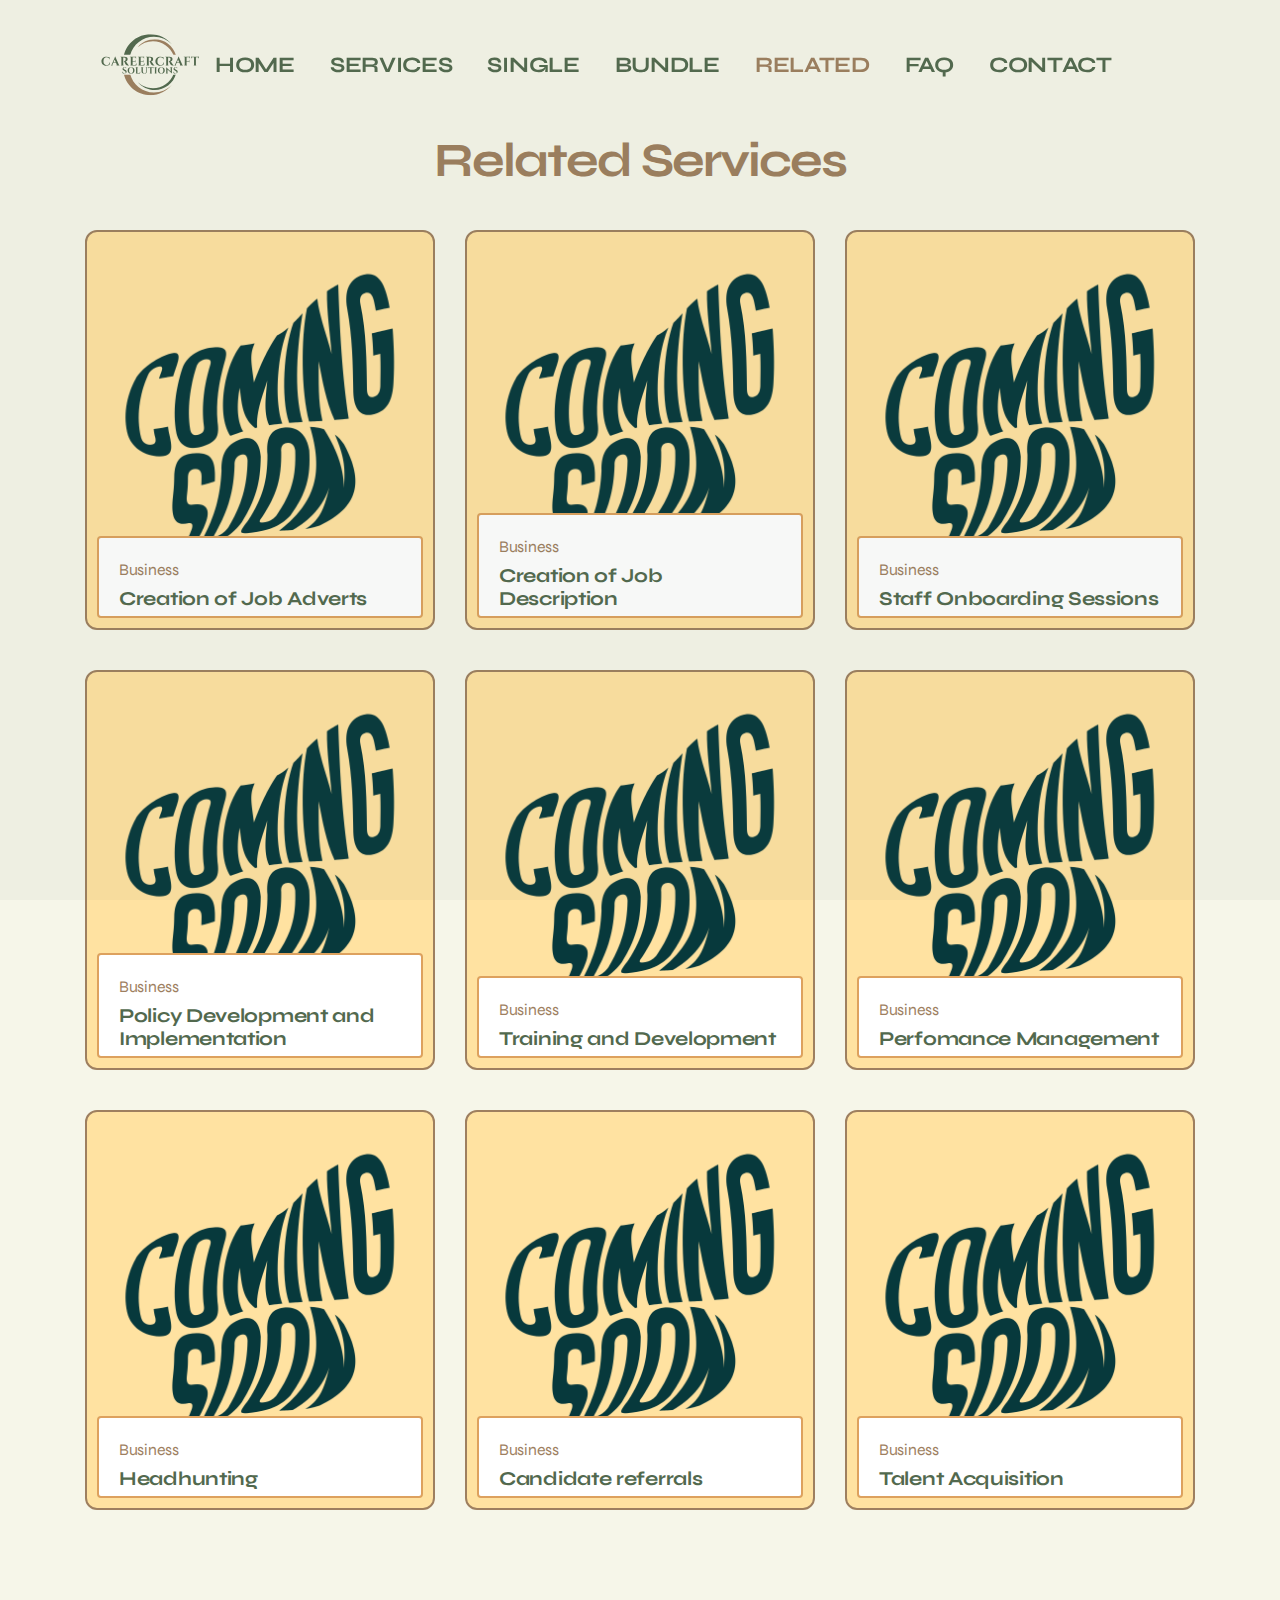
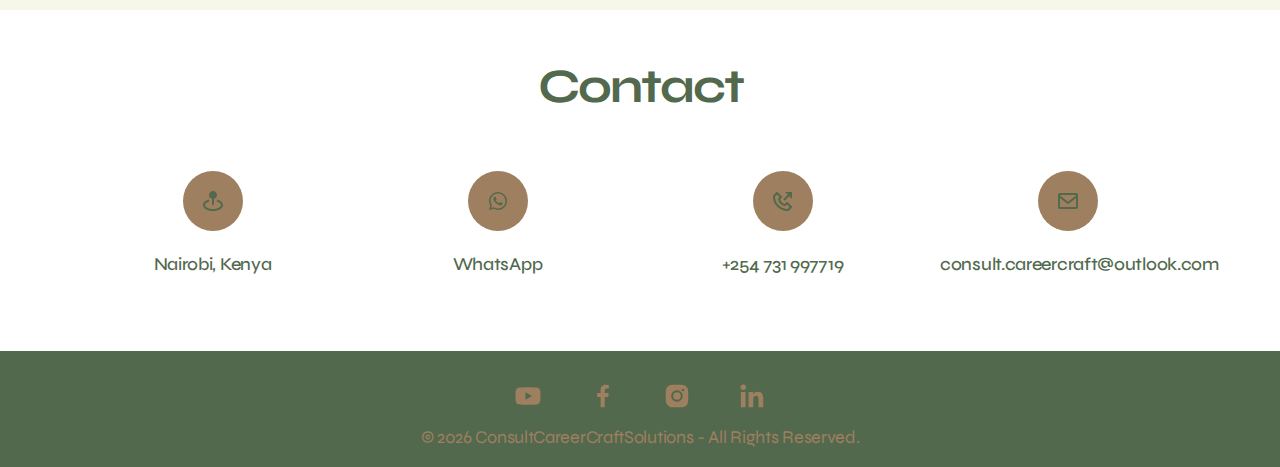
<file: related.html>
<!doctype html>
<html lang="en">

<head>
    <meta charset="utf-8">
    <meta name="viewport" content="width=device-width, initial-scale=1">
    <meta name="format-detection" content="telephone=no">
    <title>Related Services</title>
    <meta name="author" content="careercraftsolutions">
    <meta name="description" content="Consultation Company">
    <meta name="keywords" content="coach, agency, business ,careercraft, consultcareercraft, careercraftsolutions, consultcareercraftsolutions">

    <!-- FAVICON FILES -->
    <link href="assets/images/icons/apple-touch-icon-144-precomposed.png" rel="apple-touch-icon" sizes="144x144">
    <link href="assets/images/icons/apple-touch-icon-120-precomposed.png" rel="apple-touch-icon" sizes="120x120">
    <link href="assets/images/icons/apple-touch-icon-76-precomposed.png" rel="apple-touch-icon" sizes="76x76">
    <link href="assets/images/icons/favicon.png" rel="shortcut icon">

    <!-- CSS FILES -->
    <link rel="stylesheet" href="assets/css/bootstrap.min.css">
    <link rel="stylesheet" href="assets/fonts/iconfonts.css">
    <link rel="stylesheet" href="assets/css/plugins.css">
    <link rel="stylesheet" href="assets/css/style.css">
    <link rel="stylesheet" href="assets/css/responsive.css">
    <link rel="stylesheet" href="assets/css/color.css">
    <link rel="stylesheet" href="assets/css/contact.css">
    
    
    <!-- Icon -->
    <link rel="icon" type="png/svg" href="assets/images/icon.svg">
</head>

<body>


    <div id="dtr-wrapper" class="clearfix">

       
        <!-- preloader starts -->
        <div class="dtr-preloader">
            <div class="dtr-preloader-inner">
                <div class="dtr-loader">Loading...</div>
            </div>
        </div>
        <!-- preloader ends -->

        <!-- Small Devices Header 
============================================= -->
        <div class="dtr-responsive-header fixed-top">
            <div class="container">

                <!-- small devices logo -->
                <a href="index.html"><img src="assets/images/logo.svg" alt="logo"></a>
                <!-- small devices logo ends -->

                <!-- menu button -->
                <button id="dtr-menu-button" class="dtr-hamburger" type="button"><span class="dtr-hamburger-lines-wrapper"><span class="dtr-hamburger-lines"></span></span></button>
            </div>
            <div class="dtr-responsive-header-menu"></div>
        </div>
        <!-- Small Devices Header ends 
============================================= -->

        <!-- header starts
============================================= -->
        <header id="dtr-header-global" class="fixed-top">
            <div class="d-flex align-items-center justify-content-between">

                <!-- header left starts -->
                <div class="dtr-header-left">

                    <!-- logo -->
                    <a class="logo-default dtr-scroll-link" href="index.html"><img src="assets/images/logo.svg" alt="logo"></a>

                    <!-- logo on scroll -->
                    <a class="logo-alt dtr-scroll-link" href="index.html"><img src="assets/images/logo.svg" alt="logo"></a>
                    <!-- logo on scroll ends -->

                </div>
                <!-- header left ends -->

                <!-- header right starts -->
                <div class="dtr-header-right ml-auto">

                    <!-- menu starts-->
                    <div class="main-navigation dtr-menu-light">
                        <ul class="sf-menu dtr-scrollspy dtr-nav dark-nav-on-load dark-nav-on-scroll">
                            <li> <a class="nav-link" href="index.html">HOME</a> </li>
                            <li> <a class="nav-link" href="/services.html#services">SERVICES</a> </li>
                            <li> <a class="nav-link" href="single.html">SINGLE</a> </li>
                            <li> <a class="nav-link" href="bundeled.html">BUNDLE</a></li>
                            <li> <a class="nav-link" href="#related">RELATED</a> </li>
                            <li> <a class="nav-link" href="/services.html#faq">FAQ</a> </li>
                            <li> <a class="nav-link" href="#contact">CONTACT</a> </li>
                        </ul>
                    </div>
                    <!-- menu ends -->

                </div>
                <!-- header right ends -->

            </div>
        </header>
        <!-- header ends
================================================== -->



                            <!-- service section starts
================================================== -->
<section id="related" class="dtr-section bg-grey dtr-py-100">
    <div class="text-center text-dark p-3" ></div>
    <div class="container">

        <!-- section heading -->
        <h1 class="dtr-section-heading text-center">Related Services</h1>

        <!--== row starts ==-->
        <div class="row">

            <!-- column 1 starts -->
            <div class="col-12 col-md-4">

                <!-- servicebox 1 starts -->
                <div class="dtr-servicebox dtr-rounded" style="background-image: url(assets/images/related/book.png);">
                    <div class="dtr-servicebox-caption bg-white"> <span class="dtr-servicebox-subtitle color-blue">Business</span>
                        <h5 class="dtr-servicebox-title">Creation of Job Adverts</h5>
                        <div class="dtr-servicebox-caption-inner"> <a href="https://forms.gle/veSknRjuqbsKna6F6" target="_blank" class="dtr-btn-styled dtr-btn-styled-dark"><span class="bg-light-blue"></span>Enquire</a> </div>
                    </div>
                </div>
                <!-- servicebox 1 ends -->

            </div>
            <!-- column 1 ends -->

            <!-- column 2 starts -->
            <div class="col-12 col-md-4">

                <!-- servicebox 2 starts -->
                <div class="dtr-servicebox dtr-rounded" style="background-image: url(assets/images/related/book.png);">
                    <div class="dtr-servicebox-caption bg-white"> <span class="dtr-servicebox-subtitle color-blue">Business</span>
                        <h5 class="dtr-servicebox-title">Creation of Job Description</h5>
                        <div class="dtr-servicebox-caption-inner"> <a href="https://forms.gle/veSknRjuqbsKna6F6" target="_blank" class="dtr-btn-styled dtr-btn-styled-dark"><span class="bg-light-blue"></span>Enquire</a> </div>
                    </div>
                </div>
                <!-- servicebox 2 ends -->

            </div>
            <!-- column 2 ends -->

            <!-- column 3 starts -->
            <div class="col-12 col-md-4">

                <!-- servicebox 3 starts -->
                <div class="dtr-servicebox dtr-rounded" style="background-image: url(assets/images/related/book.png);">
                    <div class="dtr-servicebox-caption bg-white"> <span class="dtr-servicebox-subtitle color-blue">Business</span>
                        <h5 class="dtr-servicebox-title">Staff Onboarding Sessions</h5>
                        <div class="dtr-servicebox-caption-inner"> <a href="https://forms.gle/veSknRjuqbsKna6F6" target="_blank" class="dtr-btn-styled dtr-btn-styled-dark"><span class="bg-light-blue"></span>Enquire</a> </div>
                    </div>
                </div>
                <!-- servicebox 3 ends -->

            </div>
            <!-- column 3 ends -->

        </div>
        <!--== row endss ==-->

    </div>

    <div class="container">

        <!-- section 2 -->
        <h2 class="dtr-section-heading text-center"></h2>

        <!--== row starts ==-->
        <div class="row">

            <!-- column 1 starts -->
            <div class="col-12 col-md-4">

                <!-- servicebox 1 starts -->
                <div class="dtr-servicebox dtr-rounded" style="background-image: url(assets/images/related/book.png);">
                    <div class="dtr-servicebox-caption bg-white"> <span class="dtr-servicebox-subtitle color-blue">Business</span>
                        <h5 class="dtr-servicebox-title">Policy Development and Implementation</h5>
                        <div class="dtr-servicebox-caption-inner"> <a href="https://forms.gle/veSknRjuqbsKna6F6" target="_blank" class="dtr-btn-styled dtr-btn-styled-dark"><span class="bg-light-blue"></span>Enquire</a> </div>
                    </div>
                </div>
                <!-- servicebox 1 ends -->

            </div>
            <!-- column 1 ends -->

            <!-- column 2 starts -->
            <div class="col-12 col-md-4">

                <!-- servicebox 2 starts -->
                <div class="dtr-servicebox dtr-rounded" style="background-image: url(assets/images/related/book.png);">
                    <div class="dtr-servicebox-caption bg-white"> <span class="dtr-servicebox-subtitle color-blue">Business</span>
                        <h5 class="dtr-servicebox-title">Training and Development</h5>
                        <div class="dtr-servicebox-caption-inner"> <a href="https://forms.gle/veSknRjuqbsKna6F6" target="_blank" class="dtr-btn-styled dtr-btn-styled-dark"><span class="bg-light-blue"></span>Enquire</a> </div>
                    </div>
                </div>
                <!-- servicebox 2 ends -->

            </div>
            <!-- column 2 ends -->

            <!-- column 3 starts -->
            <div class="col-12 col-md-4">

                <!-- servicebox 3 starts -->
                <div class="dtr-servicebox dtr-rounded" style="background-image: url(assets/images/related/book.png);">
                    <div class="dtr-servicebox-caption bg-white"> <span class="dtr-servicebox-subtitle color-blue">Business</span>
                        <h5 class="dtr-servicebox-title">Perfomance Management</h5>
                        <div class="dtr-servicebox-caption-inner"> <a href="https://forms.gle/veSknRjuqbsKna6F6" target="_blank" class="dtr-btn-styled dtr-btn-styled-dark"><span class="bg-light-blue"></span>Enquire</a> </div>
                    </div>
                </div>
                <!-- servicebox 3 ends -->

            </div>
            <!-- column 3 ends -->

        </div>
        <!--== row endss ==-->

    </div>

    <div class="container">

        <!-- section 3 -->
        <h2 class="dtr-section-heading text-center"></h2>

        <!--== row starts ==-->
        <div class="row">

            <!-- column 1 starts -->
            <div class="col-12 col-md-4">

                <!-- servicebox 1 starts -->
                <div class="dtr-servicebox dtr-rounded" style="background-image: url(assets/images/related/book.png);">
                    <div class="dtr-servicebox-caption bg-white"> <span class="dtr-servicebox-subtitle color-blue">Business</span>
                        <h5 class="dtr-servicebox-title">Headhunting</h5>
                        <div class="dtr-servicebox-caption-inner"> <a href="https://forms.gle/veSknRjuqbsKna6F6" target="_blank" class="dtr-btn-styled dtr-btn-styled-dark"><span class="bg-light-blue"></span>Enquire</a> </div>
                    </div>
                </div>
                <!-- servicebox 1 ends -->

            </div>
            <!-- column 1 ends -->

            <!-- column 2 starts -->
            <div class="col-12 col-md-4">

                <!-- servicebox 2 starts -->
                <div class="dtr-servicebox dtr-rounded" style="background-image: url(assets/images/related/book.png);">
                    <div class="dtr-servicebox-caption bg-white"> <span class="dtr-servicebox-subtitle color-blue">Business</span>
                        <h5 class="dtr-servicebox-title">Candidate referrals</h5>
                        <div class="dtr-servicebox-caption-inner"> <a href="https://forms.gle/veSknRjuqbsKna6F6" target="_blank" class="dtr-btn-styled dtr-btn-styled-dark"><span class="bg-light-blue"></span>Enquire</a> </div>
                    </div>
                </div>
                <!-- servicebox 2 ends -->

            </div>
            <!-- column 2 ends -->
        <!--== row endss ==-->
        
            <!-- column 3 starts -->
            <div class="col-12 col-md-4">

                <!-- servicebox 3 starts -->
                <div class="dtr-servicebox dtr-rounded" style="background-image: url(assets/images/related/book.png);">
                    <div class="dtr-servicebox-caption bg-white"> <span class="dtr-servicebox-subtitle color-blue">Business</span>
                        <h5 class="dtr-servicebox-title">Talent Acquisition</h5>
                        <div class="dtr-servicebox-caption-inner"> <a href="https://forms.gle/veSknRjuqbsKna6F6" target="_blank" class="dtr-btn-styled dtr-btn-styled-dark"><span class="bg-light-blue"></span>Enquire</a> </div>
                    </div>
                </div>
                <!-- servicebox 3 ends -->

            </div>
            <!-- column 3 ends -->
        <!--== row endss ==-->

    </div>
</section>
<!-- service section ends
================================================== -->


                <!-- Contact section start
================================================== -->
<section id="contact" class="ftco-section">
    <div class="container">
        <div class="text-center text-dark p-3" ></h2>
        </div>
        <div class="text-center text-dark p-3" >
            <h2 class="dtr-section-heading text-center">Contact</h2>
        </div>
        <div class="row justify-content-center">
            <div class="col-md-12">
                <div class="wrapper">
                    <div class="row mb-5">
                        <div class="col-md-3">
                            <div class="dbox w-100 text-center">
                                
                                <div class="icon d-flex align-items-center justify-content-center">
                                    <svg xmlns="http://www.w3.org/2000/svg" width="24" height="24" viewBox="0 0 24 24" style="fill: #52694e;transform: ;msFilter:;"><path d="m12 17 1-2V9.858c1.721-.447 3-2 3-3.858 0-2.206-1.794-4-4-4S8 3.794 8 6c0 1.858 1.279 3.411 3 3.858V15l1 2z"></path><path d="m16.267 10.563-.533 1.928C18.325 13.207 20 14.584 20 16c0 1.892-3.285 4-8 4s-8-2.108-8-4c0-1.416 1.675-2.793 4.267-3.51l-.533-1.928C4.197 11.54 2 13.623 2 16c0 3.364 4.393 6 10 6s10-2.636 10-6c0-2.377-2.197-4.46-5.733-5.437z"></path></svg>
                                </div>
                                <div class="text">
                                    <p><span>Nairobi, Kenya</span></p>
                                </div>
                            </div>
                        </div>
                        <div class="col-md-3">
                            <div class="dbox w-100 text-center">
                                <a href="https://wa.me/254731997719"><div class="icon d-flex align-items-center justify-content-center">
                                    <svg xmlns="http://www.w3.org/2000/svg" width="24" height="24" viewBox="0 0 24 24" style="fill: #52694e;transform: ;msFilter:;"><path fill-rule="evenodd" clip-rule="evenodd" d="M18.403 5.633A8.919 8.919 0 0 0 12.053 3c-4.948 0-8.976 4.027-8.978 8.977 0 1.582.413 3.126 1.198 4.488L3 21.116l4.759-1.249a8.981 8.981 0 0 0 4.29 1.093h.004c4.947 0 8.975-4.027 8.977-8.977a8.926 8.926 0 0 0-2.627-6.35m-6.35 13.812h-.003a7.446 7.446 0 0 1-3.798-1.041l-.272-.162-2.824.741.753-2.753-.177-.282a7.448 7.448 0 0 1-1.141-3.971c.002-4.114 3.349-7.461 7.465-7.461a7.413 7.413 0 0 1 5.275 2.188 7.42 7.42 0 0 1 2.183 5.279c-.002 4.114-3.349 7.462-7.461 7.462m4.093-5.589c-.225-.113-1.327-.655-1.533-.73-.205-.075-.354-.112-.504.112s-.58.729-.711.879-.262.168-.486.056-.947-.349-1.804-1.113c-.667-.595-1.117-1.329-1.248-1.554s-.014-.346.099-.458c.101-.1.224-.262.336-.393.112-.131.149-.224.224-.374s.038-.281-.019-.393c-.056-.113-.505-1.217-.692-1.666-.181-.435-.366-.377-.504-.383a9.65 9.65 0 0 0-.429-.008.826.826 0 0 0-.599.28c-.206.225-.785.767-.785 1.871s.804 2.171.916 2.321c.112.15 1.582 2.415 3.832 3.387.536.231.954.369 1.279.473.537.171 1.026.146 1.413.089.431-.064 1.327-.542 1.514-1.066.187-.524.187-.973.131-1.067-.056-.094-.207-.151-.43-.263"></path></svg>
                                </div></a>
                                <div class="text">
                                    <p><span>WhatsApp</span></p>
                                </div>
                            </div>
                        </div>
                        
                        <div class="col-md-3">
                            <a href="tel: +254 731 997719">
                                <div class="dbox w-100 text-center">
                                    <div class="icon d-flex align-items-center justify-content-center">
                                        <svg xmlns="http://www.w3.org/2000/svg" width="24" height="24" viewBox="0 0 24 24" style="fill: #52694e;transform: ;msFilter:;"><path d="M16.712 13.288a.999.999 0 0 0-1.414 0l-1.594 1.594c-.739-.22-2.118-.72-2.992-1.594s-1.374-2.253-1.594-2.992l1.594-1.594a.999.999 0 0 0 0-1.414l-4-4a.999.999 0 0 0-1.414 0L2.586 6c-.38.38-.594.902-.586 1.435.023 1.424.4 6.37 4.298 10.268S15.142 21.977 16.566 22h.028c.528 0 1.027-.208 1.405-.586l2.712-2.712a.999.999 0 0 0 0-1.414l-3.999-4zM16.585 20c-1.248-.021-5.518-.356-8.873-3.712C4.346 12.922 4.02 8.637 4 7.414l2.005-2.005 2.586 2.586-1.293 1.293a1 1 0 0 0-.272.912c.024.115.611 2.842 2.271 4.502s4.387 2.247 4.502 2.271a.993.993 0 0 0 .912-.271l1.293-1.293 2.586 2.586L16.585 20z"></path><path d="m16.795 5.791-4.497 4.497 1.414 1.414 4.497-4.497L21.005 10V2.995H14z"></path></svg>
                                    </div>
                                    <div class="text">
                                        <p><span>+254 731 997719</span> <a></a></p>
                                    </div>
                                </div>
                            </a>
                        </div>
                       
                        <div class="col-md-3">
                            <a href="mailto: consult.careercraft@outlook.com">
                                <div class="dbox w-100 text-center">
                                    <div class="icon d-flex align-items-center justify-content-center">
                                        <svg xmlns="http://www.w3.org/2000/svg" width="24" height="24" viewBox="0 0 24 24" style="fill: #52694e;transform: ;msFilter:;"><path d="M20 4H4c-1.103 0-2 .897-2 2v12c0 1.103.897 2 2 2h16c1.103 0 2-.897 2-2V6c0-1.103-.897-2-2-2zm0 2v.511l-8 6.223-8-6.222V6h16zM4 18V9.044l7.386 5.745a.994.994 0 0 0 1.228 0L20 9.044 20.002 18H4z"></path></svg>
                                    </div>
                                    <div class="text">
                                        <p><span>consult.careercraft@outlook.com</span></p>
                                    </div>
                                </div>
                            </a>
                        </div>
                    </div>
                </div>
            </div>
        </div>
    </div>
</section>
            <!-- FAQ section end
================================================== -->



            <!-- footer section starts
================================================== -->
<footer class="text-center text-white" style="background-color: #52694e;"        >
    
    <div class="text-center text-dark p-3">
        
        <!-- Youtube -->
        <a
        class="btn btn-link btn-floating btn-lg text-dark m-1"
        href="https://www.youtube.com/channel/UCUJWYsbc0otJiYOHyCCwuMA"
        role="button"
        data-mdb-ripple-color="dark"
        ><svg xmlns="http://www.w3.org/2000/svg" width="30" height="30" viewBox="0 0 24 24" style="fill: #9e7f5f;transform: ;msFilter:;"><path d="M21.593 7.203a2.506 2.506 0 0 0-1.762-1.766C18.265 5.007 12 5 12 5s-6.264-.007-7.831.404a2.56 2.56 0 0 0-1.766 1.778c-.413 1.566-.417 4.814-.417 4.814s-.004 3.264.406 4.814c.23.857.905 1.534 1.763 1.765 1.582.43 7.83.437 7.83.437s6.265.007 7.831-.403a2.515 2.515 0 0 0 1.767-1.763c.414-1.565.417-4.812.417-4.812s.02-3.265-.407-4.831zM9.996 15.005l.005-6 5.207 3.005-5.212 2.995z"></path></svg></a>

      <!-- Facebook -->
      <a
        class="btn btn-link btn-floating btn-lg text-dark m-1"
        href="#!"
        role="button"
        data-mdb-ripple-color="dark"
        ><svg xmlns="http://www.w3.org/2000/svg" width="30" height="30" viewBox="0 0 24 24" style="fill: #9e7f5f;transform: ;msFilter:;"><path d="M13.397 20.997v-8.196h2.765l.411-3.209h-3.176V7.548c0-.926.258-1.56 1.587-1.56h1.684V3.127A22.336 22.336 0 0 0 14.201 3c-2.444 0-4.122 1.492-4.122 4.231v2.355H7.332v3.209h2.753v8.202h3.312z"></path></svg></a>

      <!-- Instagram -->
      <a
        class="btn btn-link btn-floating btn-lg text-dark m-1"
        href="https://www.instagram.com/consultcareercraft/"
        role="button"
        data-mdb-ripple-color="dark"
        ><svg xmlns="http://www.w3.org/2000/svg" width="30" height="30" viewBox="0 0 24 24" style="fill: #9e7f5f;transform: ;msFilter:;"><path d="M20.947 8.305a6.53 6.53 0 0 0-.419-2.216 4.61 4.61 0 0 0-2.633-2.633 6.606 6.606 0 0 0-2.186-.42c-.962-.043-1.267-.055-3.709-.055s-2.755 0-3.71.055a6.606 6.606 0 0 0-2.185.42 4.607 4.607 0 0 0-2.633 2.633 6.554 6.554 0 0 0-.419 2.185c-.043.963-.056 1.268-.056 3.71s0 2.754.056 3.71c.015.748.156 1.486.419 2.187a4.61 4.61 0 0 0 2.634 2.632 6.584 6.584 0 0 0 2.185.45c.963.043 1.268.056 3.71.056s2.755 0 3.71-.056a6.59 6.59 0 0 0 2.186-.419 4.615 4.615 0 0 0 2.633-2.633c.263-.7.404-1.438.419-2.187.043-.962.056-1.267.056-3.71-.002-2.442-.002-2.752-.058-3.709zm-8.953 8.297c-2.554 0-4.623-2.069-4.623-4.623s2.069-4.623 4.623-4.623a4.623 4.623 0 0 1 0 9.246zm4.807-8.339a1.077 1.077 0 0 1-1.078-1.078 1.077 1.077 0 1 1 2.155 0c0 .596-.482 1.078-1.077 1.078z"></path><circle cx="11.994" cy="11.979" r="3.003"></circle></svg></i
      ></a>

      <!-- Linkedin -->
      <a
        class="btn btn-link btn-floating btn-lg text-dark m-1"
        href="#!"
        role="button"
        data-mdb-ripple-color="dark"
        ><svg xmlns="http://www.w3.org/2000/svg" width="30" height="30" viewBox="0 0 24 24" style="fill: #9e7f5f;transform: ;msFilter:;"><circle cx="4.983" cy="5.009" r="2.188"></circle><path d="M9.237 8.855v12.139h3.769v-6.003c0-1.584.298-3.118 2.262-3.118 1.937 0 1.961 1.811 1.961 3.218v5.904H21v-6.657c0-3.27-.704-5.783-4.526-5.783-1.835 0-3.065 1.007-3.568 1.96h-.051v-1.66H9.237zm-6.142 0H6.87v12.139H3.095z"></path></svg></i
      ></a><br>
      <!-- Copyright -->
      <p class="footer-col">&copy; <span id="currentYear"></span> ConsultCareerCraftSolutions - All Rights Reserved.</p>
    </div>
    
  </footer>
            <!-- footer section ends
================================================== -->

        </div>
        <!-- == main content area ends == -->

    </div>
    <!-- #dtr-wrapper ends -->

    <!-- JS FILES -->
    <script src="assets/js/jquery.min.js"></script>
    <script src="assets/js/bootstrap.min.js"></script>
    <script src="assets/js/plugins.js"></script>
    <script src="assets/js/custom.js"></script>
    <script src="assets/js/year.js"></script>
</body>

</html>
</file>
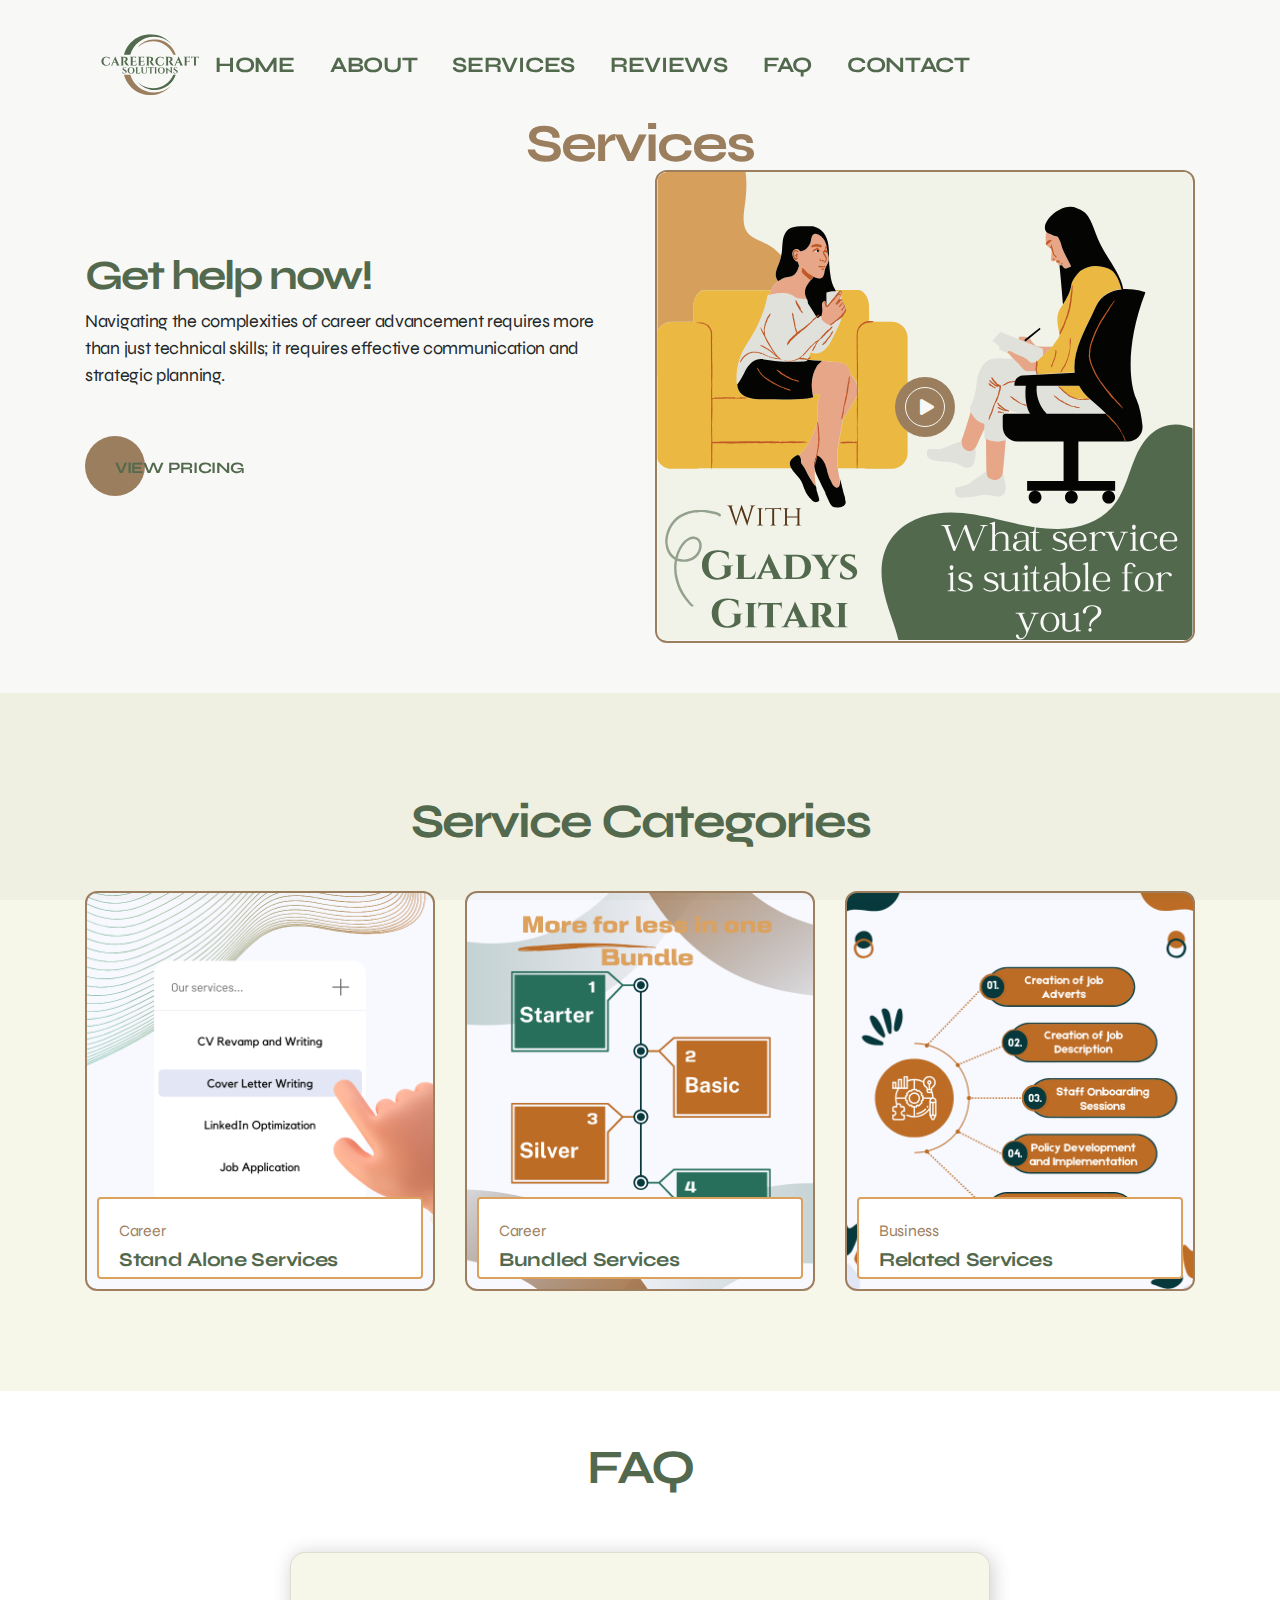
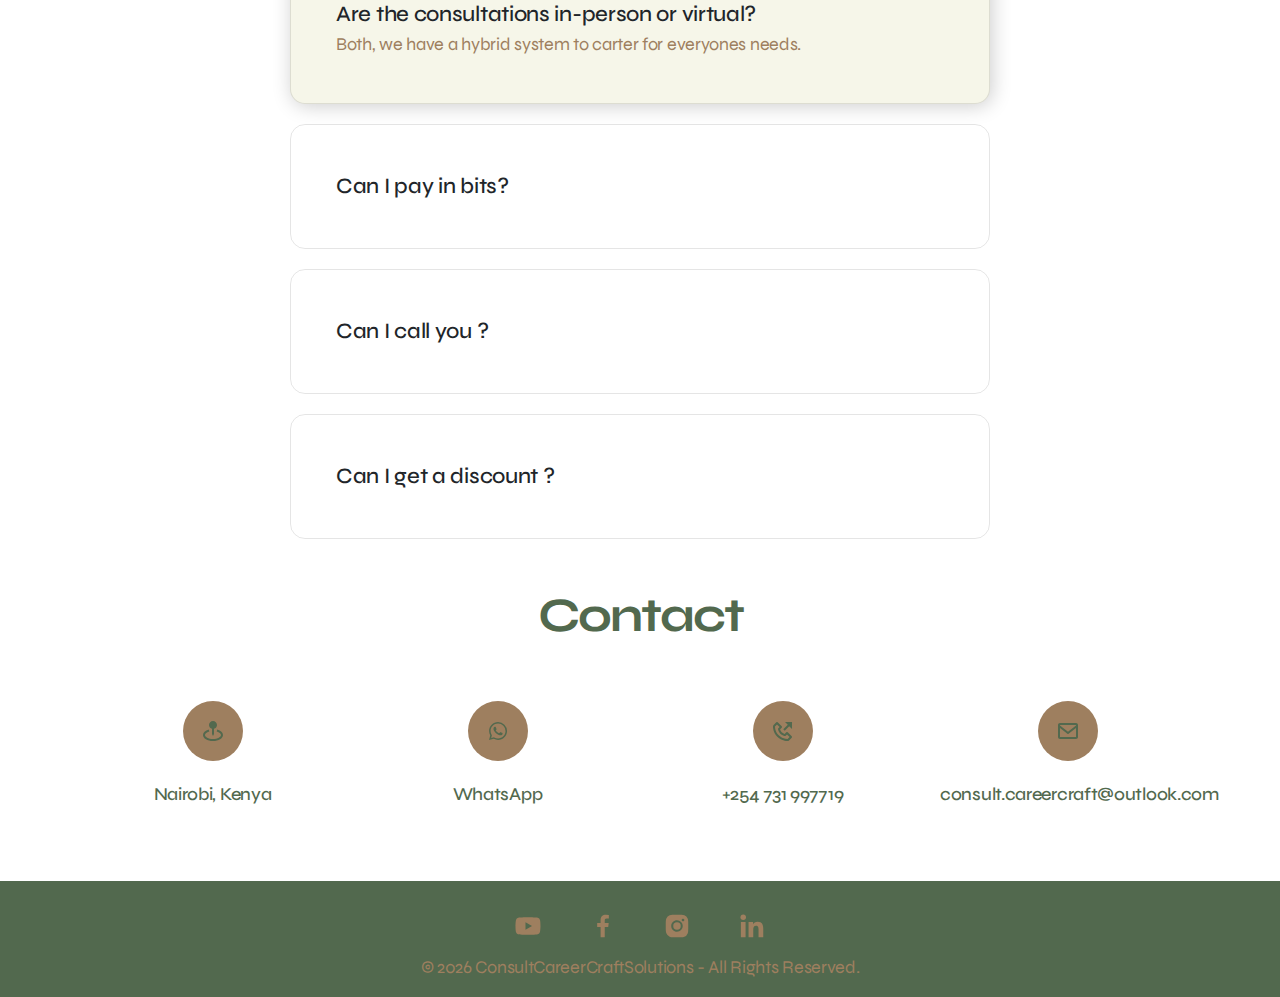
<file: services.html>
<!doctype html>
<html lang="en">

<head>
    <meta charset="utf-8">
    <meta name="viewport" content="width=device-width, initial-scale=1">
    <meta name="format-detection" content="telephone=no">
    <title>CareerCraft Services</title>
    <meta name="author" content="careercraftsolutions">
    <meta name="description" content="Consultation firm">
    <meta name="keywords" content="coach, agency, business ,careercraft, consultcareercraft, careercraftsolutions, consultcareercraftsolutions">

    <!-- FAVICON FILES -->
    <link href="assets/images/icons/apple-touch-icon-144-precomposed.png" rel="apple-touch-icon" sizes="144x144">
    <link href="assets/images/icons/apple-touch-icon-120-precomposed.png" rel="apple-touch-icon" sizes="120x120">
    <link href="assets/images/icons/apple-touch-icon-76-precomposed.png" rel="apple-touch-icon" sizes="76x76">
    <link href="assets/images/icons/favicon.png" rel="shortcut icon">

    <!-- CSS FILES -->
    <link rel="stylesheet" href="assets/css/bootstrap.min.css">
    <link rel="stylesheet" href="assets/fonts/iconfonts.css">
    <link rel="stylesheet" href="assets/css/plugins.css">
    <link rel="stylesheet" href="assets/css/style.css">
    <link rel="stylesheet" href="assets/css/responsive.css">
    <link rel="stylesheet" href="assets/css/color.css">
    <link rel="stylesheet" href="assets/css/contact.css">
    
    <!-- Icon -->
    <link rel="icon" type="png/svg" href="assets/images/icon.svg">
</head>

<body>
    <div id="dtr-wrapper" class="clearfix">

        <!-- preloader starts -->
        <div class="dtr-preloader">
            <div class="dtr-preloader-inner">
                <div class="dtr-loader">Loading...</div>
            </div>
        </div>
        <!-- preloader ends -->

        <!-- Small Devices Header 
============================================= -->
        <div class="dtr-responsive-header fixed-top">
            <div class="container">

                <!-- small devices logo -->
                <a href="index.html"><img src="assets/images/logo.svg" alt="logo"></a>
                <!-- small devices logo ends -->

                <!-- menu button -->
                <button id="dtr-menu-button" class="dtr-hamburger" type="button"><span class="dtr-hamburger-lines-wrapper"><span class="dtr-hamburger-lines"></span></span></button>
            </div>
            <div class="dtr-responsive-header-menu"></div>
        </div>
        <!-- Small Devices Header ends 
============================================= -->

        <!-- header starts
============================================= -->
        <header id="dtr-header-global" class="fixed-top">
            <div class="d-flex align-items-center justify-content-between">

                <!-- header left starts -->
                <div class="dtr-header-left">

                    <!-- logo -->
                    <a class="logo-default dtr-scroll-link" href="index.html"><img src="assets/images/logo.svg" alt="logo"></a>

                    <!-- logo on scroll -->
                    <a class="logo-alt dtr-scroll-link" href="index.html"><img src="assets/images/logo.svg" alt="logo"></a>
                    <!-- logo on scroll ends -->

                </div>
                <!-- header left ends -->

                <!-- header right starts -->
                <div class="dtr-header-right ml-auto">

                    <!-- menu starts-->
                    <div class="main-navigation dtr-menu-light">
                        <ul class="sf-menu dtr-scrollspy dtr-nav dark-nav-on-load dark-nav-on-scroll">
                            <li> <a class="nav-link" href="index.html">HOME</a> </li>
                            <li> <a class="nav-link" href="/index.html#about">ABOUT</a> </li>
                            <li> <a class="nav-link" href="/#services">SERVICES</a> </li>
                            <li> <a class="nav-link" href="/index.html#reviews">REVIEWS</a> </li>
                            <!--<li> <a class="nav-link" href="index.html">BLOG</a> </li>-->
                            <li> <a class="nav-link" href="#faq">FAQ</a> </li>
                            <li> <a class="nav-link" href="#contact">CONTACT</a> </li>
                        </ul>
                    </div>
                    <!-- menu ends -->

                </div>
                <!-- header right ends -->

            </div>
        </header>
        <!-- header ends
================================================== -->

                        <!-- video section starts
================================================== -->
<section id="services" class="dtr-section ">
    <div class="text-center text-dark p-3" ></div>
    <div class="text-center text-dark p-3" ></div>
    <div class="text-center text-dark p-3" ></div>
    <div class="text-center text-dark p-3" ><h1>Services</h1></div>
    <div class="container">

        <!--===== row 1 starts =====-->
        <div class="row">

            <!-- column 1 starts -->
            <div class="col-12 col-md-6 dtr-py-50">
                <h2>Get help now!</h2>
                <p>Navigating the complexities of career advancement requires more than just technical skills; it requires effective communication and strategic planning. </p>
                <!-- button -->
                <a href="./assets/images/CAREERCRAFT.pdf" target="_blank" class="dtr-btn-styled dtr-mt-30 dtr-btn-styled-dark"><span class="bg-light-blue"></span>View pricing</a>
                <!-- button ends -->

            </div>
            <!-- column 1 ends -->

            <!-- column 2 starts -->
            <div class="col-12 col-md-6 dtr-mt-minus30 dtr-pb-50">

                <!-- video section starts -->
                <div class="dtr-video-wrapper"><img src="assets/images/service-img.svg" alt="image" class="dtr-rounded-img">
                    <div class="dtr-video-wrapper-inner">
                        <div class="video-button-white"> <a class="dtr-video-popup dtr-video-button" data-autoplay="true" data-vbtype="video" href="https://youtu.be/LfuZVNvAMRE"><span class="dtr-video-button-wrap-inner"></span> <span class="dtr-border-animation dtr-border-1"></span> <span class="dtr-border-animation dtr-border-2"></span> </a>                                        </div>
                    </div>
                </div>
                <!-- video section ends -->

            </div>
            <!-- column 2 ends -->

        </div>
        <!--===== row 1 ends =====-->

    </div>
</section>
<!-- video section ends
================================================== -->


                                       <!-- service section starts
================================================== -->
<section id="category" class="dtr-section bg-grey dtr-py-100">
    <div class="container">

        <!-- section heading -->
        <h2 class="dtr-section-heading text-center">Service Categories</h2>

        <!--== row starts ==-->
        <div class="row">

            <!-- column 1 starts -->
            <div class="col-12 col-md-4">

                <!-- servicebox 1 starts -->
                <div class="dtr-servicebox dtr-rounded" style="background-image: url(assets/images/single.png);">
                    <div class="dtr-servicebox-caption bg-white"> <span class="dtr-servicebox-subtitle color-blue">Career</span>
                        <h5 class="dtr-servicebox-title">Stand Alone Services</h5>
                        <div class="dtr-servicebox-caption-inner"> <a href="./single.html#single" class="dtr-btn-styled dtr-btn-styled-dark"><span class="bg-light-blue"></span>View</a> </div>
                    </div>
                </div>
                <!-- servicebox 1 ends -->

            </div>
            <!-- column 1 ends -->



            <!-- column 3 starts -->
            <div class="col-12 col-md-4">

                <!-- servicebox 3 starts -->
                <div class="dtr-servicebox dtr-rounded" style="background-image: url(assets/images/bundle.png);">
                    <div class="dtr-servicebox-caption bg-white"> <span class="dtr-servicebox-subtitle color-blue">Career</span>
                        <h5 class="dtr-servicebox-title">Bundled Services</h5>
                        <div class="dtr-servicebox-caption-inner"> <a href="./bundeled.html#bundle" class="dtr-btn-styled dtr-btn-styled-dark"><span class="bg-light-blue"></span>View</a> </div>
                    </div>
                </div>
                <!-- servicebox 3 ends -->

            </div>
            <!-- column 3 ends -->

                        <!-- column 2 starts -->
                        <div class="col-12 col-md-4">

                            <!-- servicebox 2 starts -->
                            <div class="dtr-servicebox dtr-rounded" style="background-image: url(assets/images/related.png);">
                                <div class="dtr-servicebox-caption bg-white"> <span class="dtr-servicebox-subtitle color-blue">Business</span>
                                    <h5 class="dtr-servicebox-title">Related Services</h5>
                                    <div class="dtr-servicebox-caption-inner"> <a href="https://forms.gle/veSknRjuqbsKna6F6" target="_blank" class="dtr-btn-styled dtr-btn-styled-dark"><span class="bg-light-blue"></span>Enquire</a> </div>
                                </div>
                            </div>
                            <!-- servicebox 2 ends -->
            
                        </div>
                        <!-- column 2 ends -->

        </div>
        <!--== row endss ==-->

    </div>

    
    </div>
</section>
<!-- service section ends
================================================== -->



        <!-- == main content area starts == -->
        <div id="dtr-main-content">

 

            <!-- FAQ section start
================================================== -->
<section id="faq">
    <div class="text-center text-dark p-3" >
    </div>
    <div class="text-center text-dark p-3" >
        <h2 class="dtr-section-heading text-center">FAQ</h2>
    </div>
    <div style="visibility: hidden; position: absolute; width: 0px; height: 0px;">
        <svg xmlns="http://www.w3.org/2000/svg">
          <symbol viewBox="0 0 24 24" id="expand-more">
            <path d="M16.59 8.59L12 13.17 7.41 8.59 6 10l6 6 6-6z"/><path d="M0 0h24v24H0z" fill="none"/>
          </symbol>
          <symbol viewBox="0 0 24 24" id="close">
            <path d="M19 6.41L17.59 5 12 10.59 6.41 5 5 6.41 10.59 12 5 17.59 6.41 19 12 13.41 17.59 19 19 17.59 13.41 12z"/><path d="M0 0h24v24H0z" fill="none"/>
          </symbol>
        </svg>
      </div>
    
      <details open>
        <summary>
            Are the consultations in-person or virtual?
          
        </summary>
        <p>
            Both, we have a hybrid system to carter for everyones needs.</p>
      </details>

      <details>
      
        <summary>
            Can I pay in bits?
          
        </summary>
        <p>Full payment is upfront. There are no refunds once payment is made.</p>
      </details>
      
      <details>
      
        <summary>
          Can I call you ?
          
        </summary>
        <p>Only for immediate inquiries. Due to the large volumes of clients, all communication is on email for easy tracking.</p>
      </details>
      
      <details>
        <summary>
            Can I get a discount ? 
        </summary>
        <p>All prices are fixed!</p>
      </details>
    
    
</section>
            <!-- FAQ section end
================================================== -->

                <!-- Contact section start
================================================== -->
<section id="contact" class="ftco-section">
    <div class="container">
        <div class="text-center text-dark p-3" ></h2>
        </div>
        <div class="text-center text-dark p-3" >
            <h2 class="dtr-section-heading text-center">Contact</h2>
        </div>
        <div class="row justify-content-center">
            <div class="col-md-12">
                <div class="wrapper">
                    <div class="row mb-5">
                        <div class="col-md-3">
                            <div class="dbox w-100 text-center">
                                
                                <div class="icon d-flex align-items-center justify-content-center">
                                    <svg xmlns="http://www.w3.org/2000/svg" width="24" height="24" viewBox="0 0 24 24" style="fill: #52694e;transform: ;msFilter:;"><path d="m12 17 1-2V9.858c1.721-.447 3-2 3-3.858 0-2.206-1.794-4-4-4S8 3.794 8 6c0 1.858 1.279 3.411 3 3.858V15l1 2z"></path><path d="m16.267 10.563-.533 1.928C18.325 13.207 20 14.584 20 16c0 1.892-3.285 4-8 4s-8-2.108-8-4c0-1.416 1.675-2.793 4.267-3.51l-.533-1.928C4.197 11.54 2 13.623 2 16c0 3.364 4.393 6 10 6s10-2.636 10-6c0-2.377-2.197-4.46-5.733-5.437z"></path></svg>
                                </div>
                                <div class="text">
                                    <p><span>Nairobi, Kenya</span></p>
                                </div>
                            </div>
                        </div>
                        <div class="col-md-3">
                            <div class="dbox w-100 text-center">
                                <a href="https://wa.me/254731997719"><div class="icon d-flex align-items-center justify-content-center">
                                    <svg xmlns="http://www.w3.org/2000/svg" width="24" height="24" viewBox="0 0 24 24" style="fill: #52694e;transform: ;msFilter:;"><path fill-rule="evenodd" clip-rule="evenodd" d="M18.403 5.633A8.919 8.919 0 0 0 12.053 3c-4.948 0-8.976 4.027-8.978 8.977 0 1.582.413 3.126 1.198 4.488L3 21.116l4.759-1.249a8.981 8.981 0 0 0 4.29 1.093h.004c4.947 0 8.975-4.027 8.977-8.977a8.926 8.926 0 0 0-2.627-6.35m-6.35 13.812h-.003a7.446 7.446 0 0 1-3.798-1.041l-.272-.162-2.824.741.753-2.753-.177-.282a7.448 7.448 0 0 1-1.141-3.971c.002-4.114 3.349-7.461 7.465-7.461a7.413 7.413 0 0 1 5.275 2.188 7.42 7.42 0 0 1 2.183 5.279c-.002 4.114-3.349 7.462-7.461 7.462m4.093-5.589c-.225-.113-1.327-.655-1.533-.73-.205-.075-.354-.112-.504.112s-.58.729-.711.879-.262.168-.486.056-.947-.349-1.804-1.113c-.667-.595-1.117-1.329-1.248-1.554s-.014-.346.099-.458c.101-.1.224-.262.336-.393.112-.131.149-.224.224-.374s.038-.281-.019-.393c-.056-.113-.505-1.217-.692-1.666-.181-.435-.366-.377-.504-.383a9.65 9.65 0 0 0-.429-.008.826.826 0 0 0-.599.28c-.206.225-.785.767-.785 1.871s.804 2.171.916 2.321c.112.15 1.582 2.415 3.832 3.387.536.231.954.369 1.279.473.537.171 1.026.146 1.413.089.431-.064 1.327-.542 1.514-1.066.187-.524.187-.973.131-1.067-.056-.094-.207-.151-.43-.263"></path></svg>
                                </div></a>
                                <div class="text">
                                    <p><span>WhatsApp</span></p>
                                </div>
                            </div>
                        </div>
                        
                        <div class="col-md-3">
                            <a href="tel: +254 731 997719">
                                <div class="dbox w-100 text-center">
                                    <div class="icon d-flex align-items-center justify-content-center">
                                        <svg xmlns="http://www.w3.org/2000/svg" width="24" height="24" viewBox="0 0 24 24" style="fill: #52694e;transform: ;msFilter:;"><path d="M16.712 13.288a.999.999 0 0 0-1.414 0l-1.594 1.594c-.739-.22-2.118-.72-2.992-1.594s-1.374-2.253-1.594-2.992l1.594-1.594a.999.999 0 0 0 0-1.414l-4-4a.999.999 0 0 0-1.414 0L2.586 6c-.38.38-.594.902-.586 1.435.023 1.424.4 6.37 4.298 10.268S15.142 21.977 16.566 22h.028c.528 0 1.027-.208 1.405-.586l2.712-2.712a.999.999 0 0 0 0-1.414l-3.999-4zM16.585 20c-1.248-.021-5.518-.356-8.873-3.712C4.346 12.922 4.02 8.637 4 7.414l2.005-2.005 2.586 2.586-1.293 1.293a1 1 0 0 0-.272.912c.024.115.611 2.842 2.271 4.502s4.387 2.247 4.502 2.271a.993.993 0 0 0 .912-.271l1.293-1.293 2.586 2.586L16.585 20z"></path><path d="m16.795 5.791-4.497 4.497 1.414 1.414 4.497-4.497L21.005 10V2.995H14z"></path></svg>
                                    </div>
                                    <div class="text">
                                        <p><span>+254 731 997719</span> <a></a></p>
                                    </div>
                                </div>
                            </a>
                        </div>
                       
                        <div class="col-md-3">
                            <a href="mailto: consult.careercraft@outlook.com">
                                <div class="dbox w-100 text-center">
                                    <div class="icon d-flex align-items-center justify-content-center">
                                        <svg xmlns="http://www.w3.org/2000/svg" width="24" height="24" viewBox="0 0 24 24" style="fill: #52694e;transform: ;msFilter:;"><path d="M20 4H4c-1.103 0-2 .897-2 2v12c0 1.103.897 2 2 2h16c1.103 0 2-.897 2-2V6c0-1.103-.897-2-2-2zm0 2v.511l-8 6.223-8-6.222V6h16zM4 18V9.044l7.386 5.745a.994.994 0 0 0 1.228 0L20 9.044 20.002 18H4z"></path></svg>
                                    </div>
                                    <div class="text">
                                        <p><span>consult.careercraft@outlook.com</span></p>
                                    </div>
                                </div>
                            </a>
                        </div>
                    </div>
                </div>
            </div>
        </div>
    </div>
</section>
            <!-- FAQ section end
================================================== -->

                        <!-- footer section starts
================================================== -->
<footer class="text-center text-white" style="background-color: #52694e;"        >
    
    <div class="text-center text-dark p-3">
        
        <!-- Youtube -->
        <a
        class="btn btn-link btn-floating btn-lg text-dark m-1"
        href="https://www.youtube.com/channel/UCUJWYsbc0otJiYOHyCCwuMA"
        role="button"
        data-mdb-ripple-color="dark"
        ><svg xmlns="http://www.w3.org/2000/svg" width="30" height="30" viewBox="0 0 24 24" style="fill: #9e7f5f;transform: ;msFilter:;"><path d="M21.593 7.203a2.506 2.506 0 0 0-1.762-1.766C18.265 5.007 12 5 12 5s-6.264-.007-7.831.404a2.56 2.56 0 0 0-1.766 1.778c-.413 1.566-.417 4.814-.417 4.814s-.004 3.264.406 4.814c.23.857.905 1.534 1.763 1.765 1.582.43 7.83.437 7.83.437s6.265.007 7.831-.403a2.515 2.515 0 0 0 1.767-1.763c.414-1.565.417-4.812.417-4.812s.02-3.265-.407-4.831zM9.996 15.005l.005-6 5.207 3.005-5.212 2.995z"></path></svg></a>

      <!-- Facebook -->
      <a
        class="btn btn-link btn-floating btn-lg text-dark m-1"
        href="#!"
        role="button"
        data-mdb-ripple-color="dark"
        ><svg xmlns="http://www.w3.org/2000/svg" width="30" height="30" viewBox="0 0 24 24" style="fill: #9e7f5f;transform: ;msFilter:;"><path d="M13.397 20.997v-8.196h2.765l.411-3.209h-3.176V7.548c0-.926.258-1.56 1.587-1.56h1.684V3.127A22.336 22.336 0 0 0 14.201 3c-2.444 0-4.122 1.492-4.122 4.231v2.355H7.332v3.209h2.753v8.202h3.312z"></path></svg></a>

      <!-- Instagram -->
      <a
        class="btn btn-link btn-floating btn-lg text-dark m-1"
        href="https://www.instagram.com/consultcareercraft/"
        role="button"
        data-mdb-ripple-color="dark"
        ><svg xmlns="http://www.w3.org/2000/svg" width="30" height="30" viewBox="0 0 24 24" style="fill: #9e7f5f;transform: ;msFilter:;"><path d="M20.947 8.305a6.53 6.53 0 0 0-.419-2.216 4.61 4.61 0 0 0-2.633-2.633 6.606 6.606 0 0 0-2.186-.42c-.962-.043-1.267-.055-3.709-.055s-2.755 0-3.71.055a6.606 6.606 0 0 0-2.185.42 4.607 4.607 0 0 0-2.633 2.633 6.554 6.554 0 0 0-.419 2.185c-.043.963-.056 1.268-.056 3.71s0 2.754.056 3.71c.015.748.156 1.486.419 2.187a4.61 4.61 0 0 0 2.634 2.632 6.584 6.584 0 0 0 2.185.45c.963.043 1.268.056 3.71.056s2.755 0 3.71-.056a6.59 6.59 0 0 0 2.186-.419 4.615 4.615 0 0 0 2.633-2.633c.263-.7.404-1.438.419-2.187.043-.962.056-1.267.056-3.71-.002-2.442-.002-2.752-.058-3.709zm-8.953 8.297c-2.554 0-4.623-2.069-4.623-4.623s2.069-4.623 4.623-4.623a4.623 4.623 0 0 1 0 9.246zm4.807-8.339a1.077 1.077 0 0 1-1.078-1.078 1.077 1.077 0 1 1 2.155 0c0 .596-.482 1.078-1.077 1.078z"></path><circle cx="11.994" cy="11.979" r="3.003"></circle></svg></i
      ></a>

      <!-- Linkedin -->
      <a
        class="btn btn-link btn-floating btn-lg text-dark m-1"
        href="#!"
        role="button"
        data-mdb-ripple-color="dark"
        ><svg xmlns="http://www.w3.org/2000/svg" width="30" height="30" viewBox="0 0 24 24" style="fill: #9e7f5f;transform: ;msFilter:;"><circle cx="4.983" cy="5.009" r="2.188"></circle><path d="M9.237 8.855v12.139h3.769v-6.003c0-1.584.298-3.118 2.262-3.118 1.937 0 1.961 1.811 1.961 3.218v5.904H21v-6.657c0-3.27-.704-5.783-4.526-5.783-1.835 0-3.065 1.007-3.568 1.96h-.051v-1.66H9.237zm-6.142 0H6.87v12.139H3.095z"></path></svg></i
      ></a><br>
      <!-- Copyright -->
      <p class="footer-col">&copy; <span id="currentYear"></span> ConsultCareerCraftSolutions - All Rights Reserved.</p>
    </div>
    
  </footer>
            <!-- footer section ends
================================================== -->

        </div>
        <!-- == main content area ends == -->

    </div>
    <!-- #dtr-wrapper ends -->

    <!-- JS FILES -->
    <script src="assets/js/jquery.min.js"></script>
    <script src="assets/js/bootstrap.min.js"></script>
    <script src="assets/js/plugins.js"></script>
    <script src="assets/js/custom.js"></script>
    <script src="assets/js/year.js"></script>
</body>

</html>
</file>
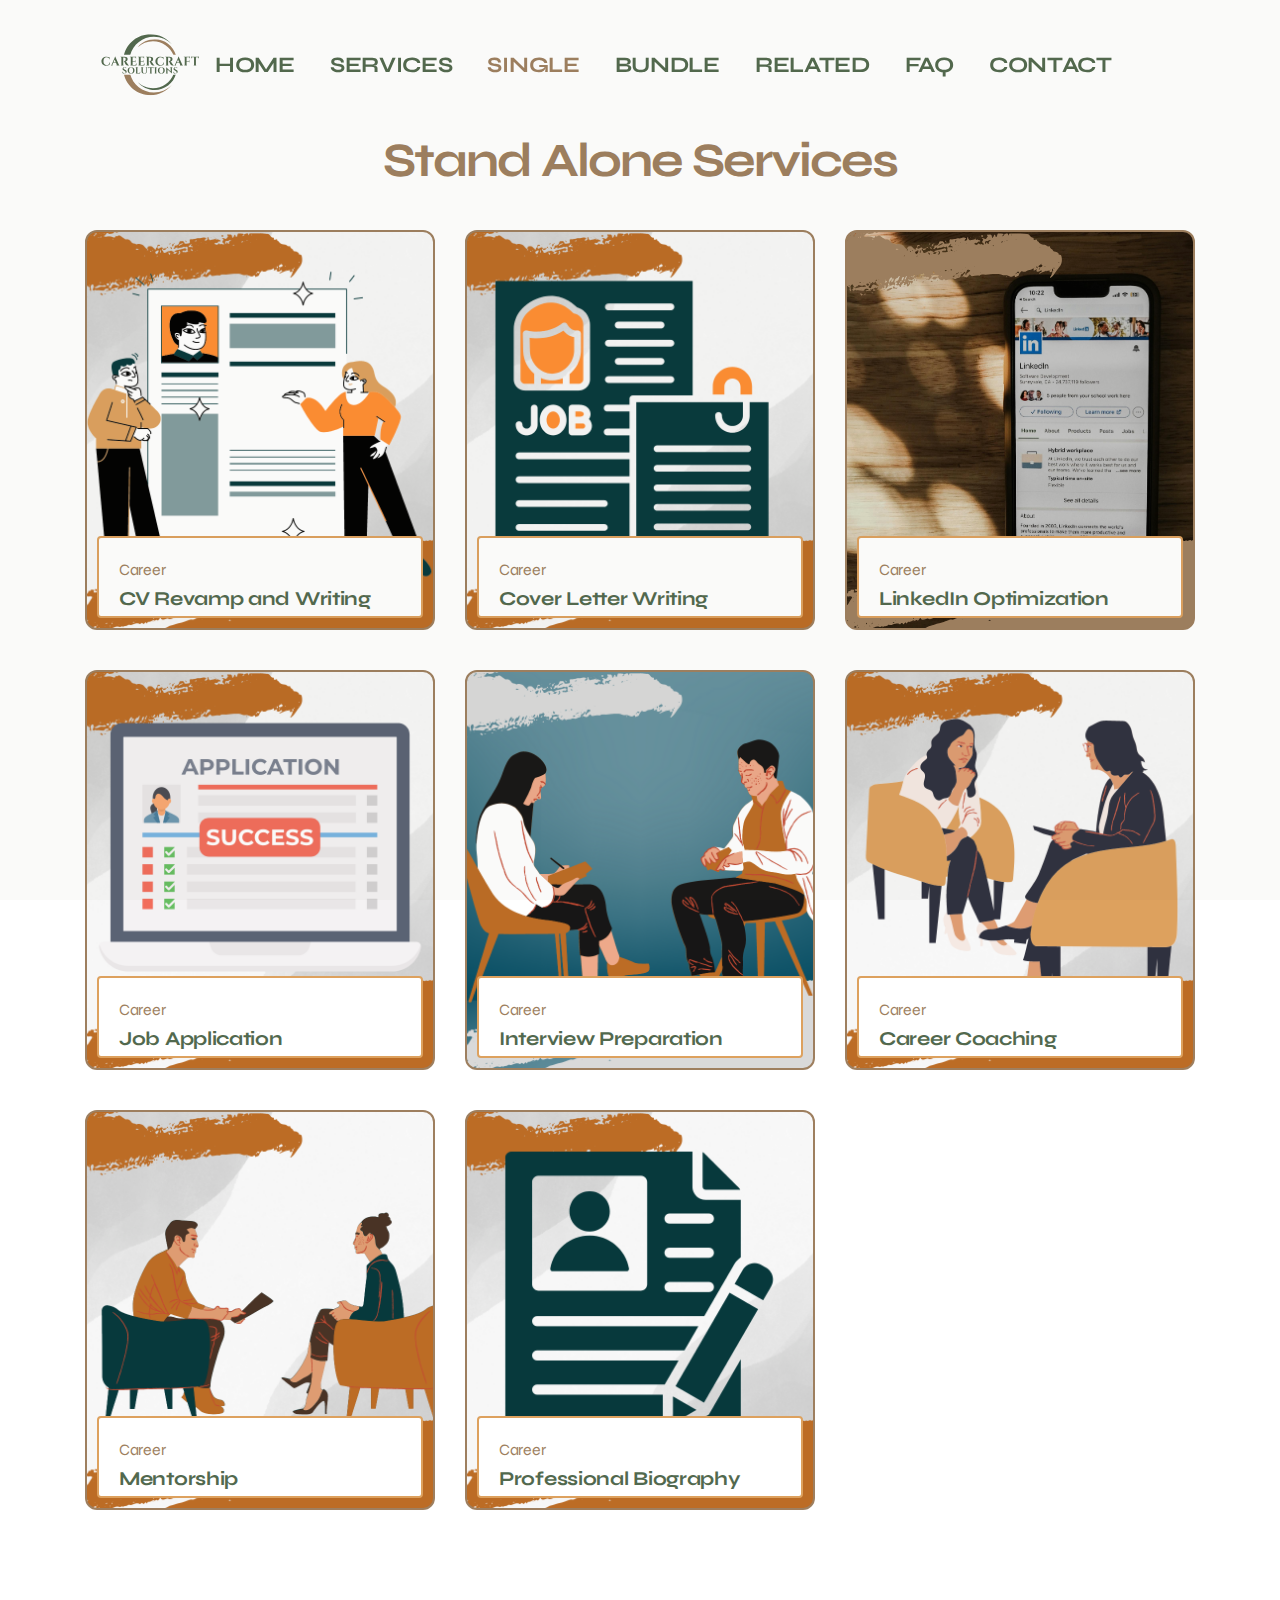
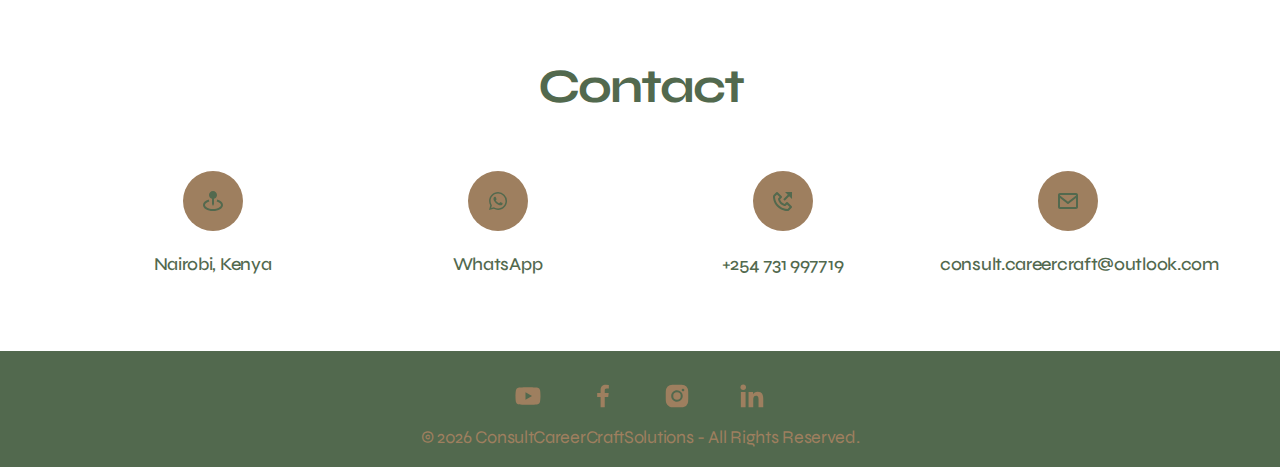
<file: single.html>
<!doctype html>
<html lang="en">

<head>
    <meta charset="utf-8">
    <meta name="viewport" content="width=device-width, initial-scale=1">
    <meta name="format-detection" content="telephone=no">
    <title>Stand Alone Services</title>
    <meta name="author" content="careercraftsolutions">
    <meta name="description" content="Consultation firm">
    <meta name="keywords" content="coach, agency, business ,careercraft, consultcareercraft, careercraftsolutions, consultcareercraftsolutions">

    <!-- FAVICON FILES -->
    <link href="assets/images/icons/apple-touch-icon-144-precomposed.png" rel="apple-touch-icon" sizes="144x144">
    <link href="assets/images/icons/apple-touch-icon-120-precomposed.png" rel="apple-touch-icon" sizes="120x120">
    <link href="assets/images/icons/apple-touch-icon-76-precomposed.png" rel="apple-touch-icon" sizes="76x76">
    <link href="assets/images/icons/favicon.png" rel="shortcut icon">

    <!-- CSS FILES -->
    <link rel="stylesheet" href="assets/css/bootstrap.min.css">
    <link rel="stylesheet" href="assets/fonts/iconfonts.css">
    <link rel="stylesheet" href="assets/css/plugins.css">
    <link rel="stylesheet" href="assets/css/style.css">
    <link rel="stylesheet" href="assets/css/responsive.css">
    <link rel="stylesheet" href="assets/css/color.css">
    <link rel="stylesheet" href="assets/css/contact.css">
    
    
    <!-- Icon -->
    <link rel="icon" type="png/svg" href="assets/images/icon.svg">
</head>

<body>

    <div id="dtr-wrapper" class="clearfix">

        <!-- preloader starts -->
        <div class="dtr-preloader">
            <div class="dtr-preloader-inner">
                <div class="dtr-loader">Loading...</div>
            </div>
        </div>
        <!-- preloader ends -->

        <!-- Small Devices Header 
============================================= -->
        <div class="dtr-responsive-header fixed-top">
            <div class="container">

                <!-- small devices logo -->
                <a href="index.html"><img src="assets/images/logo.svg" alt="logo"></a>
                <!-- small devices logo ends -->

                <!-- menu button -->
                <button id="dtr-menu-button" class="dtr-hamburger" type="button"><span class="dtr-hamburger-lines-wrapper"><span class="dtr-hamburger-lines"></span></span></button>
            </div>
            <div class="dtr-responsive-header-menu"></div>
        </div>
        <!-- Small Devices Header ends 
============================================= -->

        <!-- header starts
============================================= -->
        <header id="dtr-header-global" class="fixed-top">
            <div class="d-flex align-items-center justify-content-between">

                <!-- header left starts -->
                <div class="dtr-header-left">

                    <!-- logo -->
                    <a class="logo-default dtr-scroll-link" href="index.html"><img src="assets/images/logo.svg" alt="logo"></a>

                    <!-- logo on scroll -->
                    <a class="logo-alt dtr-scroll-link" href="index.html"><img src="assets/images/logo.svg" alt="logo"></a>
                    <!-- logo on scroll ends -->

                </div>
                <!-- header left ends -->

                <!-- header right starts -->
                <div class="dtr-header-right ml-auto">

                    <!-- menu starts-->
                    <div class="main-navigation dtr-menu-light">
                        <ul class="sf-menu dtr-scrollspy dtr-nav dark-nav-on-load dark-nav-on-scroll">
                            <li> <a class="nav-link" href="index.html">HOME</a> </li>
                            <li> <a class="nav-link" href="/services.html#services">SERVICES</a> </li>
                            <li> <a class="nav-link" href="#single">SINGLE</a> </li>
                            <li> <a class="nav-link" href="bundeled.html">BUNDLE</a></li>
                            <li> <a class="nav-link" href="https://forms.gle/veSknRjuqbsKna6F6" target="_blank">RELATED</a> </li>
                            <li> <a class="nav-link" href="/services.html#faq">FAQ</a> </li>
                            <li> <a class="nav-link" href="#contact">CONTACT</a> </li>
                        </ul>
                    </div>
                    <!-- menu ends -->

                </div>
                <!-- header right ends -->

            </div>
        </header>
        <!-- header ends
================================================== -->


            <!-- service section starts
================================================== -->
<section id="single" class="dtr-section dtr-py-100">
    <div class="text-center text-dark p-3" ></div>
    <div class="container">

        <!-- section heading -->
        <h1 class="dtr-section-heading text-center">Stand Alone Services</h1>

        <!--== row starts ==-->
        <div class="row">

            <!-- column 1 starts -->
            <div class="col-12 col-md-4">

                <!-- servicebox 1 starts -->
                <div class="dtr-servicebox dtr-rounded" style="background-image: url(assets/images/resume.png);">
                    <div class="dtr-servicebox-caption bg-white"> <span class="dtr-servicebox-subtitle color-blue">Career</span>
                        <h5 class="dtr-servicebox-title">CV Revamp and Writing</h5>
                        <div class="dtr-servicebox-caption-inner"> <a href="https://forms.gle/qRGM42RT5PgaSC3g7" target="_blank" class="dtr-btn-styled dtr-btn-styled-dark"><span class="bg-light-blue"></span>Book</a> </div>
                    </div>
                </div>
                <!-- servicebox 1 ends -->

            </div>
            <!-- column 1 ends -->

            <!-- column 2 starts -->
            <div class="col-12 col-md-4">

                <!-- servicebox 2 starts -->
                <div class="dtr-servicebox dtr-rounded" style="background-image: url(assets/images/coverletter.png);">
                    <div class="dtr-servicebox-caption bg-white"> <span class="dtr-servicebox-subtitle color-blue">Career</span>
                        <h5 class="dtr-servicebox-title">Cover Letter Writing</h5>
                        <div class="dtr-servicebox-caption-inner"> <a href="https://forms.gle/qRGM42RT5PgaSC3g7" target="_blank" class="dtr-btn-styled dtr-btn-styled-dark"><span class="bg-light-blue"></span>Book</a> </div>
                    </div>
                </div>
                <!-- servicebox 2 ends -->

            </div>
            <!-- column 2 ends -->

            <!-- column 3 starts -->
            <div class="col-12 col-md-4">

                <!-- servicebox 3 starts -->
                <div class="dtr-servicebox dtr-rounded" style="background-image: url(assets/images/linkedin-optimization.svg);">
                    <div class="dtr-servicebox-caption bg-white"> <span class="dtr-servicebox-subtitle color-blue">Career</span>
                        <h5 class="dtr-servicebox-title">LinkedIn Optimization</h5>
                        <div class="dtr-servicebox-caption-inner"> <a href="https://forms.gle/qRGM42RT5PgaSC3g7" target="_blank" class="dtr-btn-styled dtr-btn-styled-dark"><span class="bg-light-blue"></span>Book</a> </div>
                    </div>
                </div>
                <!-- servicebox 3 ends -->

            </div>
            <!-- column 3 ends -->

        </div>
        <!--== row endss ==-->

    </div>

    <div class="container">

        <!-- section 2 -->
        <h2 class="dtr-section-heading text-center"></h2>

        <!--== row starts ==-->
        <div class="row">

            <!-- column 1 starts -->
            <div class="col-12 col-md-4">

                <!-- servicebox 1 starts -->
                <div class="dtr-servicebox dtr-rounded" style="background-image: url(assets/images/job.png);">
                    <div class="dtr-servicebox-caption bg-white"> <span class="dtr-servicebox-subtitle color-blue">Career</span>
                        <h5 class="dtr-servicebox-title">Job Application</h5>
                        <div class="dtr-servicebox-caption-inner"><a href="https://forms.gle/qRGM42RT5PgaSC3g7" target="_blank" class="dtr-btn-styled dtr-btn-styled-dark"><span class="bg-light-blue"></span>Book</a> </div>
                    </div>
                </div>
                <!-- servicebox 1 ends -->

            </div>
            <!-- column 1 ends -->

            <!-- column 2 starts -->
            <div class="col-12 col-md-4">

                <!-- servicebox 2 starts -->
                <div class="dtr-servicebox dtr-rounded" style="background-image: url(assets/images/prep.png);">
                    <div class="dtr-servicebox-caption bg-white"> <span class="dtr-servicebox-subtitle color-blue">Career</span>
                        <h5 class="dtr-servicebox-title">Interview Preparation</h5>
                        <div class="dtr-servicebox-caption-inner"> <a href="https://forms.gle/qRGM42RT5PgaSC3g7" target="_blank" class="dtr-btn-styled dtr-btn-styled-dark"><span class="bg-light-blue"></span>Book</a> </div>
                    </div>
                </div>
                <!-- servicebox 2 ends -->

            </div>
            <!-- column 2 ends -->

            <!-- column 3 starts -->
            <div class="col-12 col-md-4">

                <!-- servicebox 3 starts -->
                <div class="dtr-servicebox dtr-rounded" style="background-image: url(assets/images/coach.png);">
                    <div class="dtr-servicebox-caption bg-white"> <span class="dtr-servicebox-subtitle color-blue">Career</span>
                        <h5 class="dtr-servicebox-title">Career Coaching</h5>
                        <div class="dtr-servicebox-caption-inner"> <a href="https://forms.gle/qRGM42RT5PgaSC3g7" target="_blank" class="dtr-btn-styled dtr-btn-styled-dark"><span class="bg-light-blue"></span>Book</a> </div>
                    </div>
                </div>
                <!-- servicebox 3 ends -->

            </div>
            <!-- column 3 ends -->
             

        </div>
        <!--== row endss ==-->

    </div>

    <div class="container">

        <!-- section 3 -->
        <h2 class="dtr-section-heading text-center"></h2>

        <!--== row starts ==-->
        <div class="row">

            <!-- column 1 starts -->
            <div class="col-12 col-md-4">

                <!-- servicebox 1 starts -->
                <div class="dtr-servicebox dtr-rounded" style="background-image: url(assets/images/mentor.png);">
                    <div class="dtr-servicebox-caption bg-white"> <span class="dtr-servicebox-subtitle color-blue">Career</span>
                        <h5 class="dtr-servicebox-title">Mentorship</h5>
                        <div class="dtr-servicebox-caption-inner"> <a href="https://forms.gle/qRGM42RT5PgaSC3g7" target="_blank" class="dtr-btn-styled dtr-btn-styled-dark"><span class="bg-light-blue"></span>Book</a> </div>
                    </div>
                </div>
                <!-- servicebox 1 ends -->

            </div>
            <!-- column 1 ends -->
                        <!-- column 2 starts -->
            <div class="col-12 col-md-4">

                <!-- servicebox 2 starts -->
                <div class="dtr-servicebox dtr-rounded" style="background-image: url(assets/images/probio.png);">
                    <div class="dtr-servicebox-caption bg-white"> <span class="dtr-servicebox-subtitle color-blue">Career</span>
                        <h5 class="dtr-servicebox-title">Professional Biography</h5>
                        <div class="dtr-servicebox-caption-inner"> <a href="https://forms.gle/qRGM42RT5PgaSC3g7" target="_blank" class="dtr-btn-styled dtr-btn-styled-dark"><span class="bg-light-blue"></span>Book</a> </div>
                    </div>
                </div>
                <!-- servicebox 2 ends -->

            </div>
            <!-- column 2 ends -->
    </div>
</section>
<!-- service section ends
================================================== -->


                <!-- Contact section start
================================================== -->
<section id="contact" class="ftco-section">
    <div class="container">
        <div class="text-center text-dark p-3" ></h2>
        </div>
        <div class="text-center text-dark p-3" >
            <h2 class="dtr-section-heading text-center">Contact</h2>
        </div>
        <div class="row justify-content-center">
            <div class="col-md-12">
                <div class="wrapper">
                    <div class="row mb-5">
                        <div class="col-md-3">
                            <div class="dbox w-100 text-center">
                                
                                <div class="icon d-flex align-items-center justify-content-center">
                                    <svg xmlns="http://www.w3.org/2000/svg" width="24" height="24" viewBox="0 0 24 24" style="fill: #52694e;transform: ;msFilter:;"><path d="m12 17 1-2V9.858c1.721-.447 3-2 3-3.858 0-2.206-1.794-4-4-4S8 3.794 8 6c0 1.858 1.279 3.411 3 3.858V15l1 2z"></path><path d="m16.267 10.563-.533 1.928C18.325 13.207 20 14.584 20 16c0 1.892-3.285 4-8 4s-8-2.108-8-4c0-1.416 1.675-2.793 4.267-3.51l-.533-1.928C4.197 11.54 2 13.623 2 16c0 3.364 4.393 6 10 6s10-2.636 10-6c0-2.377-2.197-4.46-5.733-5.437z"></path></svg>
                                </div>
                                <div class="text">
                                    <p><span>Nairobi, Kenya</span></p>
                                </div>
                            </div>
                        </div>
                        <div class="col-md-3">
                            <div class="dbox w-100 text-center">
                                <a href="https://wa.me/254731997719"><div class="icon d-flex align-items-center justify-content-center">
                                    <svg xmlns="http://www.w3.org/2000/svg" width="24" height="24" viewBox="0 0 24 24" style="fill: #52694e;transform: ;msFilter:;"><path fill-rule="evenodd" clip-rule="evenodd" d="M18.403 5.633A8.919 8.919 0 0 0 12.053 3c-4.948 0-8.976 4.027-8.978 8.977 0 1.582.413 3.126 1.198 4.488L3 21.116l4.759-1.249a8.981 8.981 0 0 0 4.29 1.093h.004c4.947 0 8.975-4.027 8.977-8.977a8.926 8.926 0 0 0-2.627-6.35m-6.35 13.812h-.003a7.446 7.446 0 0 1-3.798-1.041l-.272-.162-2.824.741.753-2.753-.177-.282a7.448 7.448 0 0 1-1.141-3.971c.002-4.114 3.349-7.461 7.465-7.461a7.413 7.413 0 0 1 5.275 2.188 7.42 7.42 0 0 1 2.183 5.279c-.002 4.114-3.349 7.462-7.461 7.462m4.093-5.589c-.225-.113-1.327-.655-1.533-.73-.205-.075-.354-.112-.504.112s-.58.729-.711.879-.262.168-.486.056-.947-.349-1.804-1.113c-.667-.595-1.117-1.329-1.248-1.554s-.014-.346.099-.458c.101-.1.224-.262.336-.393.112-.131.149-.224.224-.374s.038-.281-.019-.393c-.056-.113-.505-1.217-.692-1.666-.181-.435-.366-.377-.504-.383a9.65 9.65 0 0 0-.429-.008.826.826 0 0 0-.599.28c-.206.225-.785.767-.785 1.871s.804 2.171.916 2.321c.112.15 1.582 2.415 3.832 3.387.536.231.954.369 1.279.473.537.171 1.026.146 1.413.089.431-.064 1.327-.542 1.514-1.066.187-.524.187-.973.131-1.067-.056-.094-.207-.151-.43-.263"></path></svg>
                                </div></a>
                                <div class="text">
                                    <p><span>WhatsApp</span></p>
                                </div>
                            </div>
                        </div>
                        
                        <div class="col-md-3">
                            <a href="tel: +254 731 997719">
                                <div class="dbox w-100 text-center">
                                    <div class="icon d-flex align-items-center justify-content-center">
                                        <svg xmlns="http://www.w3.org/2000/svg" width="24" height="24" viewBox="0 0 24 24" style="fill: #52694e;transform: ;msFilter:;"><path d="M16.712 13.288a.999.999 0 0 0-1.414 0l-1.594 1.594c-.739-.22-2.118-.72-2.992-1.594s-1.374-2.253-1.594-2.992l1.594-1.594a.999.999 0 0 0 0-1.414l-4-4a.999.999 0 0 0-1.414 0L2.586 6c-.38.38-.594.902-.586 1.435.023 1.424.4 6.37 4.298 10.268S15.142 21.977 16.566 22h.028c.528 0 1.027-.208 1.405-.586l2.712-2.712a.999.999 0 0 0 0-1.414l-3.999-4zM16.585 20c-1.248-.021-5.518-.356-8.873-3.712C4.346 12.922 4.02 8.637 4 7.414l2.005-2.005 2.586 2.586-1.293 1.293a1 1 0 0 0-.272.912c.024.115.611 2.842 2.271 4.502s4.387 2.247 4.502 2.271a.993.993 0 0 0 .912-.271l1.293-1.293 2.586 2.586L16.585 20z"></path><path d="m16.795 5.791-4.497 4.497 1.414 1.414 4.497-4.497L21.005 10V2.995H14z"></path></svg>
                                    </div>
                                    <div class="text">
                                        <p><span>+254 731 997719</span> <a></a></p>
                                    </div>
                                </div>
                            </a>
                        </div>
                       
                        <div class="col-md-3">
                            <a href="mailto: consult.careercraft@outlook.com">
                                <div class="dbox w-100 text-center">
                                    <div class="icon d-flex align-items-center justify-content-center">
                                        <svg xmlns="http://www.w3.org/2000/svg" width="24" height="24" viewBox="0 0 24 24" style="fill: #52694e;transform: ;msFilter:;"><path d="M20 4H4c-1.103 0-2 .897-2 2v12c0 1.103.897 2 2 2h16c1.103 0 2-.897 2-2V6c0-1.103-.897-2-2-2zm0 2v.511l-8 6.223-8-6.222V6h16zM4 18V9.044l7.386 5.745a.994.994 0 0 0 1.228 0L20 9.044 20.002 18H4z"></path></svg>
                                    </div>
                                    <div class="text">
                                        <p><span>consult.careercraft@outlook.com</span></p>
                                    </div>
                                </div>
                            </a>
                        </div>
                    </div>
                </div>
            </div>
        </div>
    </div>
</section>
            <!-- FAQ section end
================================================== -->




            <!-- footer section starts
================================================== -->
<footer class="text-center text-white" style="background-color: #9e7f5f;">
    
    <footer class="text-center text-white" style="background-color: #52694e;"        >
    
        <div class="text-center text-dark p-3">
            
            <!-- Youtube -->
            <a
            class="btn btn-link btn-floating btn-lg text-dark m-1"
            href="https://www.youtube.com/channel/UCUJWYsbc0otJiYOHyCCwuMA"
            role="button"
            data-mdb-ripple-color="dark"
            ><svg xmlns="http://www.w3.org/2000/svg" width="30" height="30" viewBox="0 0 24 24" style="fill: #9e7f5f;transform: ;msFilter:;"><path d="M21.593 7.203a2.506 2.506 0 0 0-1.762-1.766C18.265 5.007 12 5 12 5s-6.264-.007-7.831.404a2.56 2.56 0 0 0-1.766 1.778c-.413 1.566-.417 4.814-.417 4.814s-.004 3.264.406 4.814c.23.857.905 1.534 1.763 1.765 1.582.43 7.83.437 7.83.437s6.265.007 7.831-.403a2.515 2.515 0 0 0 1.767-1.763c.414-1.565.417-4.812.417-4.812s.02-3.265-.407-4.831zM9.996 15.005l.005-6 5.207 3.005-5.212 2.995z"></path></svg></a>
    
          <!-- Facebook -->
          <a
            class="btn btn-link btn-floating btn-lg text-dark m-1"
            href="#!"
            role="button"
            data-mdb-ripple-color="dark"
            ><svg xmlns="http://www.w3.org/2000/svg" width="30" height="30" viewBox="0 0 24 24" style="fill: #9e7f5f;transform: ;msFilter:;"><path d="M13.397 20.997v-8.196h2.765l.411-3.209h-3.176V7.548c0-.926.258-1.56 1.587-1.56h1.684V3.127A22.336 22.336 0 0 0 14.201 3c-2.444 0-4.122 1.492-4.122 4.231v2.355H7.332v3.209h2.753v8.202h3.312z"></path></svg></a>
    
          <!-- Instagram -->
          <a
            class="btn btn-link btn-floating btn-lg text-dark m-1"
            href="https://www.instagram.com/consultcareercraft/"
            role="button"
            data-mdb-ripple-color="dark"
            ><svg xmlns="http://www.w3.org/2000/svg" width="30" height="30" viewBox="0 0 24 24" style="fill: #9e7f5f;transform: ;msFilter:;"><path d="M20.947 8.305a6.53 6.53 0 0 0-.419-2.216 4.61 4.61 0 0 0-2.633-2.633 6.606 6.606 0 0 0-2.186-.42c-.962-.043-1.267-.055-3.709-.055s-2.755 0-3.71.055a6.606 6.606 0 0 0-2.185.42 4.607 4.607 0 0 0-2.633 2.633 6.554 6.554 0 0 0-.419 2.185c-.043.963-.056 1.268-.056 3.71s0 2.754.056 3.71c.015.748.156 1.486.419 2.187a4.61 4.61 0 0 0 2.634 2.632 6.584 6.584 0 0 0 2.185.45c.963.043 1.268.056 3.71.056s2.755 0 3.71-.056a6.59 6.59 0 0 0 2.186-.419 4.615 4.615 0 0 0 2.633-2.633c.263-.7.404-1.438.419-2.187.043-.962.056-1.267.056-3.71-.002-2.442-.002-2.752-.058-3.709zm-8.953 8.297c-2.554 0-4.623-2.069-4.623-4.623s2.069-4.623 4.623-4.623a4.623 4.623 0 0 1 0 9.246zm4.807-8.339a1.077 1.077 0 0 1-1.078-1.078 1.077 1.077 0 1 1 2.155 0c0 .596-.482 1.078-1.077 1.078z"></path><circle cx="11.994" cy="11.979" r="3.003"></circle></svg></i
          ></a>
    
          <!-- Linkedin -->
          <a
            class="btn btn-link btn-floating btn-lg text-dark m-1"
            href="#!"
            role="button"
            data-mdb-ripple-color="dark"
            ><svg xmlns="http://www.w3.org/2000/svg" width="30" height="30" viewBox="0 0 24 24" style="fill: #9e7f5f;transform: ;msFilter:;"><circle cx="4.983" cy="5.009" r="2.188"></circle><path d="M9.237 8.855v12.139h3.769v-6.003c0-1.584.298-3.118 2.262-3.118 1.937 0 1.961 1.811 1.961 3.218v5.904H21v-6.657c0-3.27-.704-5.783-4.526-5.783-1.835 0-3.065 1.007-3.568 1.96h-.051v-1.66H9.237zm-6.142 0H6.87v12.139H3.095z"></path></svg></i
          ></a><br>
          <!-- Copyright -->
          <p class="footer-col">&copy; <span id="currentYear"></span> ConsultCareerCraftSolutions - All Rights Reserved.</p>
        </div>
        
      </footer>
    <!-- Copyright -->
  </footer>
            <!-- footer section ends
================================================== -->

        </div>
        <!-- == main content area ends == -->

    </div>
    <!-- #dtr-wrapper ends -->

    <!-- JS FILES -->
    <script src="assets/js/jquery.min.js"></script>
    <script src="assets/js/bootstrap.min.js"></script>
    <script src="assets/js/plugins.js"></script>
    <script src="assets/js/custom.js"></script>
    <script src="assets/js/year.js"></script>
</body>

</html>
</file>
<file: assets/fonts/iconfonts.css>
@font-face {
    font-family: 'icomoon';
    src: url('icomoon.eot');
    src: url('icomoon.eot?9cl0aj#iefix') format('embedded-opentype'), url('icomoon.ttf') format('truetype'), url('icomoon.woff') format('woff'), url('icomoon.svg?9cl0aj#icomoon') format('svg');
    font-weight: normal;
    font-style: normal;
    font-display: block;
}

[class^="icon-"],
[class*=" icon-"] {
    /* use !important to prevent issues with browser extensions that change fonts */
    font-family: 'icomoon' !important;
    speak: never;
    font-style: normal;
    font-weight: normal;
    font-variant: normal;
    text-transform: none;
    line-height: 1;
    /* Better Font Rendering =========== */
    -webkit-font-smoothing: antialiased;
    -moz-osx-font-smoothing: grayscale;
}

.icon-address-book:before {
    content: "\e901";
}

.icon-address-card:before {
    content: "\e902";
}

.icon-anchor:before {
    content: "\e90c";
}

.icon-angle-double-down:before {
    content: "\e90d";
}

.icon-angle-double-left:before {
    content: "\e90e";
}

.icon-angle-double-right:before {
    content: "\e90f";
}

.icon-angle-double-up:before {
    content: "\e910";
}

.icon-angle-down:before {
    content: "\e911";
}

.icon-angle-left:before {
    content: "\e912";
}

.icon-angle-right:before {
    content: "\e913";
}

.icon-angle-up:before {
    content: "\e914";
}

.icon-apple-alt:before {
    content: "\e917";
}

.icon-arrow-alt-circle-down:before {
    content: "\e91a";
}

.icon-arrow-alt-circle-left:before {
    content: "\e91b";
}

.icon-arrow-alt-circle-right:before {
    content: "\e91c";
}

.icon-arrow-alt-circle-up:before {
    content: "\e91d";
}

.icon-arrow-circle-down:before {
    content: "\e91e";
}

.icon-arrow-circle-left:before {
    content: "\e91f";
}

.icon-arrow-circle-right:before {
    content: "\e920";
}

.icon-arrow-circle-up:before {
    content: "\e921";
}

.icon-arrow-down:before {
    content: "\e922";
}

.icon-arrow-left:before {
    content: "\e923";
}

.icon-arrow-right:before {
    content: "\e924";
}

.icon-arrow-up:before {
    content: "\e928";
}

.icon-asterisk:before {
    content: "\e92a";
}

.icon-at:before {
    content: "\e92b";
}

.icon-award:before {
    content: "\e92f";
}

.icon-bars:before {
    content: "\e93b";
}

.icon-bell:before {
    content: "\e946";
}

.icon-bezier-curve:before {
    content: "\e948";
}

.icon-binoculars:before {
    content: "\e94c";
}

.icon-blog:before {
    content: "\e952";
}

.icon-bolt:before {
    content: "\e954";
}

.icon-book:before {
    content: "\e958";
}

.icon-bookmark:before {
    content: "\e95a";
}

.icon-book-open:before {
    content: "\e95c";
}

.icon-book-reader:before {
    content: "\e95d";
}

.icon-box-open:before {
    content: "\e964";
}

.icon-briefcase:before {
    content: "\e968";
}

.icon-broom:before {
    content: "\e96b";
}

.icon-brush:before {
    content: "\e96c";
}

.icon-building:before {
    content: "\e96e";
}

.icon-bullseye:before {
    content: "\e970";
}

.icon-burn:before {
    content: "\e971";
}

.icon-bus-alt:before {
    content: "\e973";
}

.icon-calendar:before {
    content: "\e976";
}

.icon-calendar-alt:before {
    content: "\e977";
}

.icon-camera:before {
    content: "\e97e";
}

.icon-camera-retro:before {
    content: "\e97f";
}

.icon-capsules:before {
    content: "\e983";
}

.icon-car:before {
    content: "\e984";
}

.icon-caret-down:before {
    content: "\e988";
}

.icon-caret-left:before {
    content: "\e989";
}

.icon-caret-right:before {
    content: "\e98a";
}

.icon-caret-square-down:before {
    content: "\e98b";
}

.icon-caret-square-left:before {
    content: "\e98c";
}

.icon-caret-square-right:before {
    content: "\e98d";
}

.icon-caret-square-up:before {
    content: "\e98e";
}

.icon-caret-up:before {
    content: "\e98f";
}

.icon-car-side:before {
    content: "\e991";
}

.icon-cart-plus:before {
    content: "\e993";
}

.icon-certificate:before {
    content: "\e996";
}

.icon-chalkboard:before {
    content: "\e998";
}

.icon-chart-area:before {
    content: "\e99b";
}

.icon-chart-bar:before {
    content: "\e99c";
}

.icon-chart-line:before {
    content: "\e99d";
}

.icon-chart-pie:before {
    content: "\e99e";
}

.icon-check:before {
    content: "\e99f";
}

.icon-check-circle:before {
    content: "\e9a0";
}

.icon-check-square:before {
    content: "\e9a2";
}

.icon-chevron-circle-down:before {
    content: "\e9ac";
}

.icon-chevron-circle-left:before {
    content: "\e9ad";
}

.icon-chevron-circle-right:before {
    content: "\e9ae";
}

.icon-chevron-circle-up:before {
    content: "\e9af";
}

.icon-chevron-down:before {
    content: "\e9b0";
}

.icon-chevron-left:before {
    content: "\e9b1";
}

.icon-chevron-right:before {
    content: "\e9b2";
}

.icon-chevron-up:before {
    content: "\e9b3";
}

.icon-circle:before {
    content: "\e9b6";
}

.icon-city:before {
    content: "\e9b8";
}

.icon-clipboard-check:before {
    content: "\e9bb";
}

.icon-clipboard-list:before {
    content: "\e9bc";
}

.icon-clock:before {
    content: "\e9bd";
}

.icon-clone:before {
    content: "\e9be";
}

.icon-cloud:before {
    content: "\e9c0";
}

.icon-cloud-download-alt:before {
    content: "\e9c1";
}

.icon-cloud-upload-alt:before {
    content: "\e9c9";
}

.icon-code:before {
    content: "\e9cb";
}

.icon-cog:before {
    content: "\e9ce";
}

.icon-coins:before {
    content: "\e9d0";
}

.icon-comment:before {
    content: "\e9d2";
}

.icon-comment-alt:before {
    content: "\e9d3";
}

.icon-comment-dots:before {
    content: "\e9d5";
}

.icon-comments:before {
    content: "\e9d7";
}

.icon-compass:before {
    content: "\e9db";
}

.icon-concierge-bell:before {
    content: "\e9de";
}

.icon-copy:before {
    content: "\e9e1";
}

.icon-copyright:before {
    content: "\e9e2";
}

.icon-credit-card:before {
    content: "\e9e4";
}

.icon-database:before {
    content: "\e9ef";
}

.icon-desktop:before {
    content: "\e9f2";
}

.icon-dice-d6:before {
    content: "\e9f6";
}

.icon-dollar-sign:before {
    content: "\ea04";
}

.icon-dolly:before {
    content: "\ea05";
}

.icon-dolly-flatbed:before {
    content: "\ea06";
}

.icon-donate:before {
    content: "\ea07";
}

.icon-dot-circle:before {
    content: "\ea0a";
}

.icon-dove:before {
    content: "\ea0b";
}

.icon-download:before {
    content: "\ea0c";
}

.icon-drafting-compass:before {
    content: "\ea0d";
}

.icon-edit:before {
    content: "\ea17";
}

.icon-ellipsis-h:before {
    content: "\ea1a";
}

.icon-ellipsis-v:before {
    content: "\ea1b";
}

.icon-envelope:before {
    content: "\ea1c";
}

.icon-envelope-open:before {
    content: "\ea1d";
}

.icon-envelope-open-text:before {
    content: "\ea1e";
}

.icon-envelope-square:before {
    content: "\ea1f";
}

.icon-exclamation:before {
    content: "\ea25";
}

.icon-exclamation-circle:before {
    content: "\ea26";
}

.icon-exclamation-triangle:before {
    content: "\ea27";
}

.icon-expand:before {
    content: "\ea28";
}

.icon-expand-arrows-alt:before {
    content: "\ea29";
}

.icon-external-link-alt:before {
    content: "\ea2a";
}

.icon-external-link-square-alt:before {
    content: "\ea2b";
}

.icon-eye:before {
    content: "\ea2c";
}

.icon-eye-dropper:before {
    content: "\ea2d";
}

.icon-feather:before {
    content: "\ea33";
}

.icon-feather-alt:before {
    content: "\ea34";
}

.icon-female:before {
    content: "\ea35";
}

.icon-file:before {
    content: "\ea37";
}

.icon-file-alt:before {
    content: "\ea38";
}

.icon-file-archive:before {
    content: "\ea39";
}

.icon-file-code:before {
    content: "\ea3b";
}

.icon-file-download:before {
    content: "\ea3e";
}

.icon-file-excel:before {
    content: "\ea3f";
}

.icon-file-image:before {
    content: "\ea41";
}

.icon-file-invoice:before {
    content: "\ea43";
}

.icon-file-pdf:before {
    content: "\ea47";
}

.icon-file-powerpoint:before {
    content: "\ea48";
}

.icon-file-upload:before {
    content: "\ea4b";
}

.icon-file-video:before {
    content: "\ea4c";
}

.icon-file-word:before {
    content: "\ea4d";
}

.icon-fill-drip:before {
    content: "\ea4f";
}

.icon-filter:before {
    content: "\ea51";
}

.icon-fingerprint:before {
    content: "\ea52";
}

.icon-fire:before {
    content: "\ea53";
}

.icon-fire-alt:before {
    content: "\ea54";
}

.icon-flag:before {
    content: "\ea59";
}

.icon-flask:before {
    content: "\ea5c";
}

.icon-folder:before {
    content: "\ea5e";
}

.icon-folder-open:before {
    content: "\ea60";
}

.icon-font:before {
    content: "\ea62";
}

.icon-gavel:before {
    content: "\ea6d";
}

.icon-gem:before {
    content: "\ea6e";
}

.icon-genderless:before {
    content: "\ea6f";
}

.icon-gift:before {
    content: "\ea71";
}

.icon-gifts:before {
    content: "\ea72";
}

.icon-globe:before {
    content: "\ea78";
}

.icon-globe-africa:before {
    content: "\ea79";
}

.icon-graduation-cap:before {
    content: "\ea7f";
}

.icon-hammer:before {
    content: "\ea96";
}

.icon-hand-holding-heart:before {
    content: "\ea99";
}

.icon-hand-holding-usd:before {
    content: "\ea9a";
}

.icon-hand-paper:before {
    content: "\ea9d";
}

.icon-hand-point-left:before {
    content: "\eaa1";
}

.icon-hand-point-right:before {
    content: "\eaa2";
}

.icon-hand-point-up:before {
    content: "\eaa3";
}

.icon-hands:before {
    content: "\eaa5";
}

.icon-handshake:before {
    content: "\eaa7";
}

.icon-hands-helping:before {
    content: "\eaa8";
}

.icon-hashtag:before {
    content: "\eaac";
}

.icon-hdd:before {
    content: "\eab1";
}

.icon-headphones:before {
    content: "\eab3";
}

.icon-headphones-alt:before {
    content: "\eab4";
}

.icon-headset:before {
    content: "\eab5";
}

.icon-heart:before {
    content: "\eab6";
}

.icon-heartbeat:before {
    content: "\eab7";
}

.icon-hockey-puck:before {
    content: "\eabe";
}

.icon-home:before {
    content: "\eac0";
}

.icon-hospital:before {
    content: "\eac3";
}

.icon-hospital-alt:before {
    content: "\eac4";
}

.icon-hotel:before {
    content: "\eac7";
}

.icon-hourglass:before {
    content: "\eac9";
}

.icon-hourglass-end:before {
    content: "\eaca";
}

.icon-ice-cream:before {
    content: "\ead0";
}

.icon-icons:before {
    content: "\ead2";
}

.icon-id-badge:before {
    content: "\ead4";
}

.icon-id-card:before {
    content: "\ead5";
}

.icon-id-card-alt:before {
    content: "\ead6";
}

.icon-image:before {
    content: "\ead8";
}

.icon-images:before {
    content: "\ead9";
}

.icon-inbox:before {
    content: "\eada";
}

.icon-industry:before {
    content: "\eadc";
}

.icon-infinity:before {
    content: "\eadd";
}

.icon-info:before {
    content: "\eade";
}

.icon-info-circle:before {
    content: "\eadf";
}

.icon-key:before {
    content: "\eae5";
}

.icon-landmark:before {
    content: "\eaec";
}

.icon-laptop:before {
    content: "\eaee";
}

.icon-layer-group:before {
    content: "\eaf5";
}

.icon-leaf:before {
    content: "\eaf6";
}

.icon-lemon:before {
    content: "\eaf7";
}

.icon-life-ring:before {
    content: "\eafc";
}

.icon-lightbulb:before {
    content: "\eafd";
}

.icon-link:before {
    content: "\eafe";
}

.icon-list-ul:before {
    content: "\eb03";
}

.icon-location-arrow:before {
    content: "\eb04";
}

.icon-lock:before {
    content: "\eb05";
}

.icon-long-arrow-alt-down:before {
    content: "\eb07";
}

.icon-long-arrow-alt-left:before {
    content: "\eb08";
}

.icon-long-arrow-alt-right:before {
    content: "\eb09";
}

.icon-long-arrow-alt-up:before {
    content: "\eb0a";
}

.icon-luggage-cart:before {
    content: "\eb0c";
}

.icon-magic:before {
    content: "\eb0d";
}

.icon-mail-bulk:before {
    content: "\eb0f";
}

.icon-male:before {
    content: "\eb10";
}

.icon-map:before {
    content: "\eb11";
}

.icon-map-marked:before {
    content: "\eb12";
}

.icon-map-marked-alt:before {
    content: "\eb13";
}

.icon-map-marker:before {
    content: "\eb14";
}

.icon-map-marker-alt:before {
    content: "\eb15";
}

.icon-map-pin:before {
    content: "\eb16";
}

.icon-map-signs:before {
    content: "\eb17";
}

.icon-marker:before {
    content: "\eb18";
}

.icon-medal:before {
    content: "\eb1f";
}

.icon-medkit:before {
    content: "\eb20";
}

.icon-microphone:before {
    content: "\eb29";
}

.icon-microphone-alt:before {
    content: "\eb2a";
}

.icon-minus:before {
    content: "\eb2e";
}

.icon-minus-circle:before {
    content: "\eb2f";
}

.icon-minus-square:before {
    content: "\eb30";
}

.icon-mobile:before {
    content: "\eb32";
}

.icon-mobile-alt:before {
    content: "\eb33";
}

.icon-money-check:before {
    content: "\eb38";
}

.icon-mountain:before {
    content: "\eb3f";
}

.icon-mouse:before {
    content: "\eb40";
}

.icon-mouse-pointer:before {
    content: "\eb41";
}

.icon-music:before {
    content: "\eb43";
}

.icon-paint-brush:before {
    content: "\eb50";
}

.icon-paint-roller:before {
    content: "\eb51";
}

.icon-paperclip:before {
    content: "\eb54";
}

.icon-paper-plane:before {
    content: "\eb55";
}

.icon-parachute-box:before {
    content: "\eb56";
}

.icon-paste:before {
    content: "\eb5b";
}

.icon-paw:before {
    content: "\eb5e";
}

.icon-pen:before {
    content: "\eb60";
}

.icon-pen-alt:before {
    content: "\eb61";
}

.icon-pencil-alt:before {
    content: "\eb62";
}

.icon-pencil-ruler:before {
    content: "\eb63";
}

.icon-pen-fancy:before {
    content: "\eb64";
}

.icon-pen-nib:before {
    content: "\eb65";
}

.icon-pen-square:before {
    content: "\eb66";
}

.icon-percent:before {
    content: "\eb69";
}

.icon-percentage:before {
    content: "\eb6a";
}

.icon-phone:before {
    content: "\eb6c";
}

.icon-phone-alt:before {
    content: "\eb6d";
}

.icon-phone-square:before {
    content: "\eb6f";
}

.icon-phone-square-alt:before {
    content: "\eb70";
}

.icon-phone-volume:before {
    content: "\eb71";
}

.icon-photo-video:before {
    content: "\eb72";
}

.icon-piggy-bank:before {
    content: "\eb73";
}

.icon-plane:before {
    content: "\eb77";
}

.icon-plane-departure:before {
    content: "\eb79";
}

.icon-play:before {
    content: "\eb7a";
}

.icon-play-circle:before {
    content: "\eb7b";
}

.icon-plus:before {
    content: "\eb7d";
}

.icon-plus-circle:before {
    content: "\eb7e";
}

.icon-plus-square:before {
    content: "\eb7f";
}

.icon-podcast:before {
    content: "\eb80";
}

.icon-poll:before {
    content: "\eb81";
}

.icon-portrait:before {
    content: "\eb86";
}

.icon-print:before {
    content: "\eb8e";
}

.icon-question:before {
    content: "\eb93";
}

.icon-question-circle:before {
    content: "\eb94";
}

.icon-quote-left:before {
    content: "\eb96";
}

.icon-receipt:before {
    content: "\eb9d";
}

.icon-record-vinyl:before {
    content: "\eb9e";
}

.icon-recycle:before {
    content: "\eb9f";
}

.icon-redo:before {
    content: "\eba0";
}

.icon-road:before {
    content: "\ebab";
}

.icon-rocket:before {
    content: "\ebad";
}

.icon-route:before {
    content: "\ebae";
}

.icon-rss:before {
    content: "\ebaf";
}

.icon-rss-square:before {
    content: "\ebb0";
}

.icon-ruler-combined:before {
    content: "\ebb3";
}

.icon-screwdriver:before {
    content: "\ebbe";
}

.icon-scroll:before {
    content: "\ebbf";
}

.icon-search:before {
    content: "\ebc1";
}

.icon-seedling:before {
    content: "\ebc6";
}

.icon-server:before {
    content: "\ebc7";
}

.icon-shapes:before {
    content: "\ebc8";
}

.icon-share-alt:before {
    content: "\ebca";
}

.icon-share-alt-square:before {
    content: "\ebcb";
}

.icon-share-square:before {
    content: "\ebcc";
}

.icon-shield-alt:before {
    content: "\ebce";
}

.icon-shipping-fast:before {
    content: "\ebd0";
}

.icon-shopping-bag:before {
    content: "\ebd2";
}

.icon-shopping-basket:before {
    content: "\ebd3";
}

.icon-shopping-cart:before {
    content: "\ebd4";
}

.icon-shuttle-van:before {
    content: "\ebd6";
}

.icon-sign:before {
    content: "\ebd7";
}

.icon-signal:before {
    content: "\ebd8";
}

.icon-signature:before {
    content: "\ebd9";
}

.icon-sign-in-alt:before {
    content: "\ebda";
}

.icon-sign-out-alt:before {
    content: "\ebdc";
}

.icon-sitemap:before {
    content: "\ebde";
}

.icon-sliders-h:before {
    content: "\ebe6";
}

.icon-smile:before {
    content: "\ebe7";
}

.icon-sms:before {
    content: "\ebed";
}

.icon-solar-panel:before {
    content: "\ebf3";
}

.icon-sort:before {
    content: "\ebf4";
}

.icon-sort-down:before {
    content: "\ebfd";
}

.icon-sort-up:before {
    content: "\ec02";
}

.icon-spa:before {
    content: "\ec03";
}

.icon-space-shuttle:before {
    content: "\ec04";
}

.icon-spinner:before {
    content: "\ec07";
}

.icon-square:before {
    content: "\ec0a";
}

.icon-square-full:before {
    content: "\ec0b";
}

.icon-star:before {
    content: "\ec0e";
}

.icon-star-half-alt:before {
    content: "\ec11";
}

.icon-star-of-life:before {
    content: "\ec13";
}

.icon-sticky-note:before {
    content: "\ec17";
}

.icon-stream:before {
    content: "\ec1d";
}

.icon-street-view:before {
    content: "\ec1e";
}

.icon-suitcase:before {
    content: "\ec23";
}

.icon-suitcase-rolling:before {
    content: "\ec24";
}

.icon-sun:before {
    content: "\ec25";
}

.icon-sync:before {
    content: "\ec2c";
}

.icon-tablet:before {
    content: "\ec30";
}

.icon-tablet-alt:before {
    content: "\ec31";
}

.icon-tachometer-alt:before {
    content: "\ec34";
}

.icon-tag:before {
    content: "\ec35";
}

.icon-tags:before {
    content: "\ec36";
}

.icon-tasks:before {
    content: "\ec38";
}

.icon-terminal:before {
    content: "\ec3f";
}

.icon-thermometer-full:before {
    content: "\ec46";
}

.icon-thermometer-half:before {
    content: "\ec47";
}

.icon-th-large:before {
    content: "\ec4a";
}

.icon-thumbs-down:before {
    content: "\ec4c";
}

.icon-thumbs-up:before {
    content: "\ec4d";
}

.icon-thumbtack:before {
    content: "\ec4e";
}

.icon-ticket-alt:before {
    content: "\ec4f";
}

.icon-times:before {
    content: "\ec50";
}

.icon-times-circle:before {
    content: "\ec51";
}

.icon-tint:before {
    content: "\ec52";
}

.icon-toggle-off:before {
    content: "\ec55";
}

.icon-toggle-on:before {
    content: "\ec56";
}

.icon-toilet:before {
    content: "\ec57";
}

.icon-toolbox:before {
    content: "\ec59";
}

.icon-tools:before {
    content: "\ec5a";
}

.icon-trophy:before {
    content: "\ec6a";
}

.icon-truck:before {
    content: "\ec6b";
}

.icon-truck-moving:before {
    content: "\ec6e";
}

.icon-tv:before {
    content: "\ec72";
}

.icon-umbrella:before {
    content: "\ec73";
}

.icon-university:before {
    content: "\ec79";
}

.icon-upload:before {
    content: "\ec7d";
}

.icon-user:before {
    content: "\ec7e";
}

.icon-user-alt:before {
    content: "\ec7f";
}

.icon-user-check:before {
    content: "\ec82";
}

.icon-user-circle:before {
    content: "\ec83";
}

.icon-user-clock:before {
    content: "\ec84";
}

.icon-user-cog:before {
    content: "\ec85";
}

.icon-user-edit:before {
    content: "\ec86";
}

.icon-user-friends:before {
    content: "\ec87";
}

.icon-user-graduate:before {
    content: "\ec88";
}

.icon-users:before {
    content: "\ec90";
}

.icon-users-cog:before {
    content: "\ec91";
}

.icon-user-shield:before {
    content: "\ec93";
}

.icon-user-tag:before {
    content: "\ec95";
}

.icon-user-tie:before {
    content: "\ec96";
}

.icon-video:before {
    content: "\eca0";
}

.icon-wallet:before {
    content: "\ecac";
}

.icon-weight-hanging:before {
    content: "\ecb1";
}

.icon-wifi:before {
    content: "\ecb3";
}

.icon-wind:before {
    content: "\ecb4";
}

.icon-window-close:before {
    content: "\ecb5";
}

.icon-wrench:before {
    content: "\ecbd";
}

.icon-address-book1:before {
    content: "\ecc1";
}

.icon-address-card1:before {
    content: "\ecc2";
}

.icon-arrow-alt-circle-down1:before {
    content: "\ecc4";
}

.icon-arrow-alt-circle-left1:before {
    content: "\ecc5";
}

.icon-arrow-alt-circle-right1:before {
    content: "\ecc6";
}

.icon-arrow-alt-circle-up1:before {
    content: "\ecc7";
}

.icon-bell1:before {
    content: "\ecc8";
}

.icon-bookmark1:before {
    content: "\ecca";
}

.icon-building1:before {
    content: "\eccb";
}

.icon-calendar-alt1:before {
    content: "\eccd";
}

.icon-caret-square-down1:before {
    content: "\ecd2";
}

.icon-caret-square-left1:before {
    content: "\ecd3";
}

.icon-caret-square-right1:before {
    content: "\ecd4";
}

.icon-caret-square-up1:before {
    content: "\ecd5";
}

.icon-chart-bar1:before {
    content: "\ecd6";
}

.icon-check-circle1:before {
    content: "\ecd7";
}

.icon-check-square1:before {
    content: "\ecd8";
}

.icon-circle1:before {
    content: "\ecd9";
}

.icon-clipboard1:before {
    content: "\ecda";
}

.icon-clock1:before {
    content: "\ecdb";
}

.icon-clone1:before {
    content: "\ecdc";
}

.icon-comment1:before {
    content: "\ecde";
}

.icon-comment-alt1:before {
    content: "\ecdf";
}

.icon-comment-dots1:before {
    content: "\ece0";
}

.icon-comments1:before {
    content: "\ece1";
}

.icon-compass1:before {
    content: "\ece2";
}

.icon-copy1:before {
    content: "\ece3";
}

.icon-copyright1:before {
    content: "\ece4";
}

.icon-credit-card1:before {
    content: "\ece5";
}

.icon-dot-circle1:before {
    content: "\ece7";
}

.icon-edit1:before {
    content: "\ece8";
}

.icon-envelope1:before {
    content: "\ece9";
}

.icon-envelope-open1:before {
    content: "\ecea";
}

.icon-eye1:before {
    content: "\eceb";
}

.icon-file1:before {
    content: "\eced";
}

.icon-file-alt1:before {
    content: "\ecee";
}

.icon-flag1:before {
    content: "\ecf8";
}

.icon-folder1:before {
    content: "\ecfa";
}

.icon-folder-open1:before {
    content: "\ecfb";
}

.icon-gem1:before {
    content: "\ecff";
}

.icon-hand-paper1:before {
    content: "\ed0f";
}

.icon-hand-point-down1:before {
    content: "\ed11";
}

.icon-hand-point-left1:before {
    content: "\ed13";
}

.icon-hand-point-right1:before {
    content: "\ed14";
}

.icon-hand-point-up1:before {
    content: "\ed15";
}

.icon-hdd1:before {
    content: "\ed1a";
}

.icon-heart1:before {
    content: "\ed1b";
}

.icon-hourglass1:before {
    content: "\ed1d";
}

.icon-id-badge1:before {
    content: "\ed1e";
}

.icon-id-card1:before {
    content: "\ed1f";
}

.icon-image1:before {
    content: "\ed20";
}

.icon-images1:before {
    content: "\ed21";
}

.icon-lemon1:before {
    content: "\ed2a";
}

.icon-life-ring1:before {
    content: "\ed2b";
}

.icon-lightbulb1:before {
    content: "\ed2c";
}

.icon-list-alt1:before {
    content: "\ed2d";
}

.icon-map1:before {
    content: "\ed2e";
}

.icon-minus-square1:before {
    content: "\ed32";
}

.icon-newspaper1:before {
    content: "\ed35";
}

.icon-paper-plane1:before {
    content: "\ed38";
}

.icon-play-circle1:before {
    content: "\ed3a";
}

.icon-plus-square1:before {
    content: "\ed3b";
}

.icon-question-circle1:before {
    content: "\ed3c";
}

.icon-registered1:before {
    content: "\ed3d";
}

.icon-share-square1:before {
    content: "\ed41";
}

.icon-smile1:before {
    content: "\ed42";
}

.icon-square1:before {
    content: "\ed46";
}

.icon-star1:before {
    content: "\ed47";
}

.icon-sticky-note1:before {
    content: "\ed49";
}

.icon-sun1:before {
    content: "\ed4b";
}

.icon-thumbs-up1:before {
    content: "\ed4e";
}

.icon-times-circle1:before {
    content: "\ed4f";
}

.icon-user1:before {
    content: "\ed52";
}

.icon-user-circle1:before {
    content: "\ed53";
}

.icon-window-close1:before {
    content: "\ed54";
}

.icon-px:before {
    content: "\ed58";
}

.icon-adobe:before {
    content: "\ed5d";
}

.icon-airbnb:before {
    content: "\ed60";
}

.icon-amazon:before {
    content: "\ed63";
}

.icon-amazon-pay:before {
    content: "\ed64";
}

.icon-android:before {
    content: "\ed66";
}

.icon-apple:before {
    content: "\ed6b";
}

.icon-apple-pay:before {
    content: "\ed6c";
}

.icon-aws:before {
    content: "\ed76";
}

.icon-behance:before {
    content: "\ed79";
}

.icon-bitcoin:before {
    content: "\ed7d";
}

.icon-blogger-b:before {
    content: "\ed82";
}

.icon-bluetooth-b:before {
    content: "\ed84";
}

.icon-bootstrap:before {
    content: "\ed85";
}

.icon-btc:before {
    content: "\ed86";
}

.icon-buffer:before {
    content: "\ed87";
}

.icon-canadian-maple-leaf:before {
    content: "\ed8b";
}

.icon-cc-amazon-pay:before {
    content: "\ed8c";
}

.icon-cc-amex:before {
    content: "\ed8d";
}

.icon-cc-apple-pay:before {
    content: "\ed8e";
}

.icon-cc-mastercard:before {
    content: "\ed92";
}

.icon-cc-paypal:before {
    content: "\ed93";
}

.icon-cc-stripe:before {
    content: "\ed94";
}

.icon-cc-visa:before {
    content: "\ed95";
}

.icon-chrome:before {
    content: "\ed98";
}

.icon-chromecast:before {
    content: "\ed99";
}

.icon-cpanel:before {
    content: "\eda3";
}

.icon-creative-commons:before {
    content: "\eda4";
}

.icon-css3:before {
    content: "\edb3";
}

.icon-css3-alt:before {
    content: "\edb4";
}

.icon-delicious:before {
    content: "\edb9";
}

.icon-deviantart:before {
    content: "\edbd";
}

.icon-dhl:before {
    content: "\edbe";
}

.icon-diaspora:before {
    content: "\edbf";
}

.icon-digg:before {
    content: "\edc0";
}

.icon-dribbble:before {
    content: "\edc7";
}

.icon-dropbox:before {
    content: "\edc9";
}

.icon-drupal:before {
    content: "\edca";
}

.icon-edge:before {
    content: "\edce";
}

.icon-etsy:before {
    content: "\edd6";
}

.icon-evernote:before {
    content: "\edd7";
}

.icon-facebook:before {
    content: "\edd9";
}

.icon-facebook-f:before {
    content: "\edda";
}

.icon-facebook-messenger:before {
    content: "\eddb";
}

.icon-facebook-square:before {
    content: "\eddc";
}

.icon-fedex:before {
    content: "\edde";
}

.icon-fedora:before {
    content: "\eddf";
}

.icon-firefox:before {
    content: "\ede1";
}

.icon-fly:before {
    content: "\ede7";
}

.icon-font-awesome-flag:before {
    content: "\edea";
}

.icon-fonticons:before {
    content: "\edec";
}

.icon-forumbee:before {
    content: "\edf0";
}

.icon-foursquare:before {
    content: "\edf1";
}

.icon-github:before {
    content: "\edfc";
}

.icon-google:before {
    content: "\ee08";
}

.icon-google-play:before {
    content: "\ee0a";
}

.icon-houzz:before {
    content: "\ee1c";
}

.icon-html5:before {
    content: "\ee1d";
}

.icon-instagram:before {
    content: "\ee20";
}

.icon-internet-explorer:before {
    content: "\ee22";
}

.icon-ioxhost:before {
    content: "\ee24";
}

.icon-itunes-note:before {
    content: "\ee27";
}

.icon-java:before {
    content: "\ee28";
}

.icon-joomla:before {
    content: "\ee2d";
}

.icon-js-square:before {
    content: "\ee30";
}

.icon-kickstarter-k:before {
    content: "\ee35";
}

.icon-lastfm:before {
    content: "\ee38";
}

.icon-less:before {
    content: "\ee3b";
}

.icon-linkedin-in:before {
    content: "\ee3e";
}

.icon-lyft:before {
    content: "\ee41";
}

.icon-magento:before {
    content: "\ee42";
}

.icon-mailchimp:before {
    content: "\ee43";
}

.icon-maxcdn:before {
    content: "\ee47";
}

.icon-medium:before {
    content: "\ee4a";
}

.icon-medium-m:before {
    content: "\ee4b";
}

.icon-meetup:before {
    content: "\ee4d";
}

.icon-microsoft:before {
    content: "\ee50";
}

.icon-node:before {
    content: "\ee59";
}

.icon-node-js:before {
    content: "\ee5a";
}

.icon-npm:before {
    content: "\ee5b";
}

.icon-odnoklassniki:before {
    content: "\ee5e";
}

.icon-paypal:before {
    content: "\ee6b";
}

.icon-php:before {
    content: "\ee71";
}

.icon-pinterest:before {
    content: "\ee76";
}

.icon-pinterest-p:before {
    content: "\ee77";
}

.icon-product-hunt:before {
    content: "\ee7a";
}

.icon-react:before {
    content: "\ee82";
}

.icon-reddit-alien:before {
    content: "\ee87";
}

.icon-safari:before {
    content: "\ee93";
}

.icon-salesforce:before {
    content: "\ee94";
}

.icon-sass:before {
    content: "\ee95";
}

.icon-sketch:before {
    content: "\eea1";
}

.icon-skype:before {
    content: "\eea3";
}

.icon-snapchat-ghost:before {
    content: "\eea8";
}

.icon-soundcloud:before {
    content: "\eeaa";
}

.icon-spotify:before {
    content: "\eeae";
}

.icon-stripe:before {
    content: "\eeb9";
}

.icon-stripe-s:before {
    content: "\eeba";
}

.icon-stumbleupon:before {
    content: "\eebc";
}

.icon-telegram-plane:before {
    content: "\eec5";
}

.icon-tripadvisor:before {
    content: "\eecd";
}

.icon-tumblr:before {
    content: "\eece";
}

.icon-twitter:before {
    content: "\eed1";
}

.icon-ups:before {
    content: "\eeda";
}

.icon-viadeo:before {
    content: "\eee0";
}

.icon-viadeo-square:before {
    content: "\eee1";
}

.icon-viber:before {
    content: "\eee2";
}

.icon-vimeo-v:before {
    content: "\eee5";
}

.icon-vine:before {
    content: "\eee6";
}

.icon-vk:before {
    content: "\eee7";
}

.icon-whatsapp:before {
    content: "\eeee";
}

.icon-whatsapp-square:before {
    content: "\eeef";
}

.icon-windows:before {
    content: "\eef2";
}

.icon-wordpress:before {
    content: "\eef6";
}

.icon-wordpress-simple:before {
    content: "\eef7";
}

.icon-xing:before {
    content: "\eefd";
}

.icon-yahoo:before {
    content: "\eeff";
}

.icon-yelp:before {
    content: "\ef05";
}

.icon-yoast:before {
    content: "\ef06";
}

.icon-youtube:before {
    content: "\ef07";
}

.icon-activity:before {
    content: "\ef0a";
}

.icon-airplay:before {
    content: "\ef0b";
}

.icon-alert-octagon:before {
    content: "\ef0c";
}

.icon-alert-triangle:before {
    content: "\ef0d";
}

.icon-align-justify1:before {
    content: "\ef0f";
}

.icon-anchor1:before {
    content: "\ef12";
}

.icon-aperture:before {
    content: "\ef13";
}

.icon-archive1:before {
    content: "\ef14";
}

.icon-arrow-down-circle:before {
    content: "\ef15";
}

.icon-arrow-down-left:before {
    content: "\ef16";
}

.icon-arrow-down-right:before {
    content: "\ef17";
}

.icon-arrow-down1:before {
    content: "\ef18";
}

.icon-arrow-left-circle:before {
    content: "\ef19";
}

.icon-arrow-left1:before {
    content: "\ef1a";
}

.icon-arrow-right-circle:before {
    content: "\ef1b";
}

.icon-arrow-right1:before {
    content: "\ef1c";
}

.icon-arrow-up-circle:before {
    content: "\ef1d";
}

.icon-arrow-up-left:before {
    content: "\ef1e";
}

.icon-arrow-up-right:before {
    content: "\ef1f";
}

.icon-arrow-up1:before {
    content: "\ef20";
}

.icon-award1:before {
    content: "\ef22";
}

.icon-bar-chart-2:before {
    content: "\ef23";
}

.icon-bar-chart:before {
    content: "\ef24";
}

.icon-bell2:before {
    content: "\ef27";
}

.icon-bold1:before {
    content: "\ef29";
}

.icon-book-open1:before {
    content: "\ef2a";
}

.icon-book1:before {
    content: "\ef2b";
}

.icon-bookmark2:before {
    content: "\ef2c";
}

.icon-box1:before {
    content: "\ef2d";
}

.icon-briefcase1:before {
    content: "\ef2e";
}

.icon-calendar2:before {
    content: "\ef2f";
}

.icon-camera1:before {
    content: "\ef30";
}

.icon-cast:before {
    content: "\ef31";
}

.icon-check-circle2:before {
    content: "\ef32";
}

.icon-check-square2:before {
    content: "\ef33";
}

.icon-check1:before {
    content: "\ef34";
}

.icon-chevron-down1:before {
    content: "\ef35";
}

.icon-chevron-left1:before {
    content: "\ef36";
}

.icon-chevron-right1:before {
    content: "\ef37";
}

.icon-chevron-up1:before {
    content: "\ef38";
}

.icon-chevrons-down:before {
    content: "\ef39";
}

.icon-chevrons-left:before {
    content: "\ef3a";
}

.icon-chevrons-right:before {
    content: "\ef3b";
}

.icon-chevrons-up:before {
    content: "\ef3c";
}

.icon-circle2:before {
    content: "\ef3e";
}

.icon-clipboard2:before {
    content: "\ef3f";
}

.icon-clock2:before {
    content: "\ef40";
}

.icon-cloud1:before {
    content: "\ef41";
}

.icon-code1:before {
    content: "\ef42";
}

.icon-coffee1:before {
    content: "\ef43";
}

.icon-columns1:before {
    content: "\ef44";
}

.icon-compass2:before {
    content: "\ef45";
}

.icon-copy2:before {
    content: "\ef46";
}

.icon-credit-card2:before {
    content: "\ef4f";
}

.icon-crosshair:before {
    content: "\ef51";
}

.icon-database1:before {
    content: "\ef52";
}

.icon-disc:before {
    content: "\ef54";
}

.icon-download-cloud:before {
    content: "\ef56";
}

.icon-download1:before {
    content: "\ef57";
}

.icon-droplet:before {
    content: "\ef58";
}

.icon-edit-2:before {
    content: "\ef59";
}

.icon-edit-3:before {
    content: "\ef5a";
}

.icon-edit2:before {
    content: "\ef5b";
}

.icon-external-link:before {
    content: "\ef5c";
}

.icon-eye2:before {
    content: "\ef5d";
}

.icon-fast-forward1:before {
    content: "\ef5f";
}

.icon-feather1:before {
    content: "\ef60";
}

.icon-file-text:before {
    content: "\ef63";
}

.icon-file2:before {
    content: "\ef64";
}

.icon-film1:before {
    content: "\ef65";
}

.icon-filter1:before {
    content: "\ef66";
}

.icon-flag2:before {
    content: "\ef67";
}

.icon-folder2:before {
    content: "\ef68";
}

.icon-gift1:before {
    content: "\ef69";
}

.icon-globe1:before {
    content: "\ef6d";
}

.icon-grid:before {
    content: "\ef6e";
}

.icon-hard-drive:before {
    content: "\ef6f";
}

.icon-headphones1:before {
    content: "\ef71";
}

.icon-heart2:before {
    content: "\ef72";
}

.icon-help-circle:before {
    content: "\ef73";
}

.icon-hexagon:before {
    content: "\ef74";
}

.icon-home1:before {
    content: "\ef75";
}

.icon-image2:before {
    content: "\ef76";
}

.icon-inbox1:before {
    content: "\ef77";
}

.icon-info1:before {
    content: "\ef78";
}

.icon-instagram1:before {
    content: "\ef79";
}

.icon-key1:before {
    content: "\ef7b";
}

.icon-layers:before {
    content: "\ef7c";
}

.icon-layout:before {
    content: "\ef7d";
}

.icon-life-buoy:before {
    content: "\ef7e";
}

.icon-link-2:before {
    content: "\ef7f";
}

.icon-link1:before {
    content: "\ef80";
}

.icon-list1:before {
    content: "\ef82";
}

.icon-loader:before {
    content: "\ef83";
}

.icon-lock1:before {
    content: "\ef84";
}

.icon-log-in:before {
    content: "\ef85";
}

.icon-log-out:before {
    content: "\ef86";
}

.icon-mail:before {
    content: "\ef87";
}

.icon-map-pin1:before {
    content: "\ef88";
}

.icon-map2:before {
    content: "\ef89";
}

.icon-maximize-2:before {
    content: "\ef8a";
}

.icon-maximize:before {
    content: "\ef8b";
}

.icon-menu:before {
    content: "\ef8c";
}

.icon-message-circle:before {
    content: "\ef8d";
}

.icon-message-square:before {
    content: "\ef8e";
}

.icon-mic:before {
    content: "\ef8f";
}

.icon-minimize-2:before {
    content: "\ef90";
}

.icon-minimize:before {
    content: "\ef91";
}

.icon-minus-circle1:before {
    content: "\ef92";
}

.icon-minus-square2:before {
    content: "\ef93";
}

.icon-minus1:before {
    content: "\ef94";
}

.icon-monitor:before {
    content: "\ef95";
}

.icon-more-horizontal:before {
    content: "\ef97";
}

.icon-more-vertical:before {
    content: "\ef98";
}

.icon-mouse-pointer1:before {
    content: "\ef99";
}

.icon-move:before {
    content: "\ef9a";
}

.icon-navigation-2:before {
    content: "\ef9c";
}

.icon-navigation:before {
    content: "\ef9d";
}

.icon-octagon:before {
    content: "\ef9e";
}

.icon-package:before {
    content: "\ef9f";
}

.icon-paperclip1:before {
    content: "\efa0";
}

.icon-pen-tool:before {
    content: "\efa3";
}

.icon-percent1:before {
    content: "\efa4";
}

.icon-phone-call:before {
    content: "\efa5";
}

.icon-phone-forwarded:before {
    content: "\efa6";
}

.icon-phone-incoming:before {
    content: "\efa7";
}

.icon-phone-outgoing:before {
    content: "\efa8";
}

.icon-phone1:before {
    content: "\efa9";
}

.icon-pie-chart:before {
    content: "\efaa";
}

.icon-play-circle2:before {
    content: "\efab";
}

.icon-play1:before {
    content: "\efac";
}

.icon-plus-circle1:before {
    content: "\efad";
}

.icon-plus-square2:before {
    content: "\efae";
}

.icon-plus1:before {
    content: "\efaf";
}

.icon-power:before {
    content: "\efb0";
}

.icon-printer:before {
    content: "\efb1";
}

.icon-radio:before {
    content: "\efb2";
}

.icon-refresh-ccw:before {
    content: "\efb3";
}

.icon-refresh-cw:before {
    content: "\efb4";
}

.icon-repeat:before {
    content: "\efb5";
}

.icon-rotate-ccw:before {
    content: "\efb7";
}

.icon-rotate-cw:before {
    content: "\efb8";
}

.icon-rss1:before {
    content: "\efb9";
}

.icon-scissors:before {
    content: "\efbb";
}

.icon-search1:before {
    content: "\efbc";
}

.icon-send:before {
    content: "\efbd";
}

.icon-server1:before {
    content: "\efbe";
}

.icon-settings:before {
    content: "\efbf";
}

.icon-share-2:before {
    content: "\efc0";
}

.icon-share1:before {
    content: "\efc1";
}

.icon-shield:before {
    content: "\efc2";
}

.icon-shopping-bag1:before {
    content: "\efc3";
}

.icon-shopping-cart1:before {
    content: "\efc4";
}

.icon-shuffle:before {
    content: "\efc5";
}

.icon-sidebar:before {
    content: "\efc6";
}

.icon-sliders:before {
    content: "\efca";
}

.icon-smartphone:before {
    content: "\efcb";
}

.icon-speaker:before {
    content: "\efcc";
}

.icon-square2:before {
    content: "\efcd";
}

.icon-star2:before {
    content: "\efce";
}

.icon-sun2:before {
    content: "\efd0";
}

.icon-tablet1:before {
    content: "\efd1";
}

.icon-tag1:before {
    content: "\efd2";
}

.icon-target:before {
    content: "\efd3";
}

.icon-terminal1:before {
    content: "\efd4";
}

.icon-thermometer1:before {
    content: "\efd5";
}

.icon-thumbs-up2:before {
    content: "\efd7";
}

.icon-toggle-left:before {
    content: "\efd8";
}

.icon-toggle-right:before {
    content: "\efd9";
}

.icon-trello1:before {
    content: "\efdc";
}

.icon-trending-down:before {
    content: "\efdd";
}

.icon-trending-up:before {
    content: "\efde";
}

.icon-triangle:before {
    content: "\efdf";
}

.icon-truck1:before {
    content: "\efe0";
}

.icon-tv1:before {
    content: "\efe1";
}

.icon-type:before {
    content: "\efe3";
}

.icon-umbrella1:before {
    content: "\efe4";
}

.icon-unlock1:before {
    content: "\efe5";
}

.icon-upload-cloud:before {
    content: "\efe6";
}

.icon-upload1:before {
    content: "\efe7";
}

.icon-user-check1:before {
    content: "\efe8";
}

.icon-user2:before {
    content: "\efea";
}

.icon-users1:before {
    content: "\efeb";
}

.icon-video1:before {
    content: "\efec";
}

.icon-watch:before {
    content: "\eff1";
}

.icon-wifi1:before {
    content: "\eff2";
}

.icon-wind1:before {
    content: "\eff3";
}

.icon-x-circle:before {
    content: "\eff4";
}

.icon-x-octagon:before {
    content: "\eff5";
}

.icon-x-square:before {
    content: "\eff6";
}

.icon-x:before {
    content: "\eff7";
}

.icon-youtube1:before {
    content: "\eff8";
}

.icon-zap:before {
    content: "\eff9";
}

.icon-zoom-in:before {
    content: "\effa";
}
</file>
<file: assets/css/style.css>
/*----------------------------------------*/

/*----- TABLE OF CONTENTS -----*/

/*----------------------------------------*/

/*
1  Generate Google Fonts
2  General Styles
3  Font Settings
4  Theme Utilities
5  Lists
6  Buttons
7  Layout
8  Sections
9  Hero Section
10 Header
11 Responsive header
12 Footer
13 Forms
14 Elements
15 Sliders
16 Misc
*/

/*----------------------------------------*/

/*----- 1 Generate Google Fonts  -----*/

/*----------------------------------------*/

@import url('https://fonts.googleapis.com/css2?family=Lora:ital@1&family=Syne:wght@400;700&display=swap');
/*----------------------------------------*/

/*----- 2 General Styles -----*/

/*----------------------------------------*/

body {
    -webkit-font-smoothing: antialiased;
    -webkit-animation: fix 1s 1;
    overflow-x: hidden;
}

h1,
h2,
h3,
h4,
h5,
h6 {
    margin-bottom: 20px;
}

a,
a:hover {
    text-decoration: none;
}

a:focus {
    outline: none;
}

img {
    max-width: 100%;
}

p {
    margin: 0 0 10px 0;
    font-size: large;
}

p:last-child {
    margin-bottom: 0;
}

/*----------------------------------------*/

/*----- 3 Font Settings -----*/

/*----------------------------------------*/

body {
    font-family: 'Syne', sans-serif;
    font-size: 18px;
    font-weight: 400;
    line-height: 1.8em;
    letter-spacing: -0.3px;
}

/* font families */

.dtr-btn,
.dtr-btn-styled,
input[type="submit"],
input[type="reset"] {
    font-family: 'Syne', sans-serif;
    font-weight: 700;
}

h1,
h2,
h3,
h4,
h5,
h6,
h1 a,
h2 a,
h3 a,
h4 a,
h5 a,
h6 a,
.main-navigation .sf-menu a {
    font-family: 'Syne', sans-serif;
    font-weight: 700;
}

.dtr-blog-meta,
.dtr-testimonial-content {
    font-family: 'Lora', serif;
}

/* sizes */

.dtr-section-heading {
    font-size: 48px;
    margin-bottom: 40px;
}

h1,
h1 a {
    font-size: 3.333em;
    line-height: 1.2em;
    letter-spacing: -2px;
}

h2,
h2 a {
    font-size: 2.611em;
    line-height: 1.2em;
    letter-spacing: -2px;
}

h3,
h3 a {
    font-size: 2.000em;
    line-height: 1.2em;
    letter-spacing: -2px;
}

h4,
h4 a {
    font-size: 1.611em;
    line-height: 1.2em;
    letter-spacing: -1px;
}

h5,
h5 a {
    font-size: 1.222em;
    line-height: 1.2em;
}

h6,
h6 a {
    font-size: 1.000em;
    line-height: 1.2em;
}

strong {
    font-size: 1.000em;
    line-height: 25px;
    font-weight: 700;
}

.small {
    font-size: 0.750em;
    line-height: 1.8em;
}

/* text sizes */

.text-size-xxl {
    font-size: 68px;
    line-height: 68px;
}

.text-size-xl {
    font-size: 47px;
    line-height: 52px;
}

.text-size-lg {
    font-size: 29px;
    line-height: 38px;
}

.text-size-md {
    font-size: 23px;
    line-height: 36px;
}

.text-size-sm {
    font-size: 13px;
    line-height: 18px;
}

.text-size-xs {
    font-size: 0.765em;
    line-height: 1.4em;
}

/* font weights */

.font-weight-thin {
    font-weight: 200;
}

.font-weight-light {
    font-weight: 300;
}

.font-weight-regular {
    font-weight: 400;
}

.font-weight-medium {
    font-weight: 500;
}

.font-weight-bold {
    font-weight: 600;
}

.font-weight-extrabold {
    font-weight: 700;
}

/* line height */

.line-height-null {
    line-height: 1em;
}

/* vertical aligns */

.vert-bottom {
    vertical-align: bottom;
}

.vert-middle {
    vertical-align: middle;
}

/*----------------------------------------*/

/*----- 4 Theme Utilities -----*/

/*----------------------------------------*/

/*== margins ==*/

.dtr-m-auto {
    margin: 0 auto !important
}

.dtr-m-0 {
    margin: 0 !important
}

.dtr-mt-0,
.dtr-my-0 {
    margin-top: 0 !important
}

.dtr-mr-0,
.dtr-mx-0 {
    margin-right: 0 !important
}

.dtr-mb-0,
.dtr-my-0 {
    margin-bottom: 0 !important
}

.dtr-ml-0,
.dtr-mx-0 {
    margin-left: 0 !important
}

.dtr-m-5 {
    margin: 5px !important
}

.dtr-mt-5,
.dtr-my-5 {
    margin-top: 5px !important
}

.dtr-mr-5,
.dtr-mx-5 {
    margin-right: 5px !important
}

.dtr-mb-5,
.dtr-my-5 {
    margin-bottom: 5px !important
}

.dtr-ml-5,
.dtr-mx-5 {
    margin-left: 5px !important
}

.dtr-m-10 {
    margin: 10px
}

.dtr-mt-10,
.dtr-my-10 {
    margin-top: 10px !important
}

.dtr-mr-10,
.dtr-mx-10 {
    margin-right: 10px !important
}

.dtr-mb-10,
.dtr-my-10 {
    margin-bottom: 10px !important
}

.dtr-ml-10,
.dtr-mx-10 {
    margin-left: 10px !important
}

.dtr-m-15 {
    margin: 15px
}

.dtr-mt-15,
.dtr-my-15 {
    margin-top: 15px !important
}

.dtr-mr-15,
.dtr-mx-15 {
    margin-right: 15px !important
}

.dtr-mb-15,
.dtr-my-15 {
    margin-bottom: 15px !important
}

.dtr-ml-15,
.dtr-mx-15 {
    margin-left: 15px !important
}

.dtr-m-20 {
    margin: 20px !important
}

.dtr-mt-20,
.dtr-my-20 {
    margin-top: 20px !important
}

.dtr-mr-20,
.dtr-mx-20 {
    margin-right: 20px !important
}

.dtr-mb-20,
.dtr-my-20 {
    margin-bottom: 20px !important
}

.dtr-ml-20,
.dtr-mx-20 {
    margin-left: 20px !important
}

.dtr-m-30 {
    margin: 30px !important
}

.dtr-mt-30,
.dtr-my-30 {
    margin-top: 30px !important
}

.dtr-mr-30,
.dtr-mx-30 {
    margin-right: 30px !important
}

.dtr-mb-30,
.dtr-my-30 {
    margin-bottom: 30px !important
}

.dtr-ml-30,
.dtr-mx-30 {
    margin-left: 30px !important
}

.dtr-m-40 {
    margin: 40px !important
}

.dtr-mt-40,
.dtr-my-40 {
    margin-top: 40px !important
}

.dtr-mr-40,
.dtr-mx-40 {
    margin-right: 40px !important
}

.dtr-mb-40,
.dtr-my-40 {
    margin-bottom: 40px !important
}

.dtr-ml-40,
.dtr-mx-40 {
    margin-left: 40px !important
}

.dtr-m-50 {
    margin: 50px !important
}

.dtr-mt-50,
.dtr-my-50 {
    margin-top: 50px !important
}

.dtr-mr-50,
.dtr-mx-50 {
    margin-right: 50px !important
}

.dtr-mb-50,
.dtr-my-50 {
    margin-bottom: 50px !important
}

.dtr-ml-50,
.dtr-mx-50 {
    margin-left: 50px !important
}

.dtr-m-60 {
    margin: 60px !important
}

.dtr-mt-60,
.dtr-my-60 {
    margin-top: 60px !important
}

.dtr-mr-60,
.dtr-mx-60 {
    margin-right: 60px !important
}

.dtr-mb-60,
.dtr-my-60 {
    margin-bottom: 60px !important
}

.dtr-ml-60,
.dtr-mx-60 {
    margin-left: 60px !important
}

.dtr-m-70 {
    margin: 70px !important
}

.dtr-mt-70,
.dtr-my-70 {
    margin-top: 70px !important
}

.dtr-mr-70,
.dtr-mx-70 {
    margin-right: 70px !important
}

.dtr-mb-70,
.dtr-my-70 {
    margin-bottom: 70px !important
}

.dtr-ml-70,
.dtr-mx-70 {
    margin-left: 70px !important
}

.dtr-m-80 {
    margin: 80px !important
}

.dtr-mt-80,
.dtr-my-80 {
    margin-top: 80px !important
}

.dtr-mr-80,
.dtr-mx-80 {
    margin-right: 80px !important
}

.dtr-mb-80,
.dtr-my-80 {
    margin-bottom: 80px !important
}

.dtr-ml-80,
.dtr-mx-80 {
    margin-left: 80px !important
}

.dtr-m-90 {
    margin: 90px !important
}

.dtr-mt-90,
.dtr-my-90 {
    margin-top: 90px !important
}

.dtr-mr-90,
.dtr-mx-90 {
    margin-right: 90px !important
}

.dtr-mb-90,
.dtr-my-90 {
    margin-bottom: 90px !important
}

.dtr-ml-90,
.dtr-mx-90 {
    margin-left: 90px !important
}

.dtr-m-100 {
    margin: 100px !important
}

.dtr-mt-100,
.dtr-my-100 {
    margin-top: 100px !important
}

.dtr-mr-100,
.dtr-mx-100 {
    margin-right: 100px !important
}

.dtr-mb-100,
.dtr-my-100 {
    margin-bottom: 100px !important
}

.dtr-ml-100,
.dtr-mx-100 {
    margin-left: 100px !important
}

/* minus left margins */

.dtr-ml-minus10 {
    margin-left: -10px !important;
}

.dtr-ml-minus15 {
    margin-left: -15px !important;
}

.dtr-ml-minus20 {
    margin-left: -20px !important;
}

.dtr-ml-minus30 {
    margin-left: -30px !important;
}

.dtr-ml-minus40 {
    margin-left: -40px !important;
}

.dtr-ml-minus50 {
    margin-left: -50px !important;
}

/* minus top margins */

.dtr-mt-minus10 {
    margin-top: -10px !important;
}

.dtr-mt-minus20 {
    margin-top: -20px !important;
}

.dtr-mt-minus30 {
    margin-top: -30px !important;
}

.dtr-mt-minus40 {
    margin-top: -40px !important;
}

.dtr-mt-minus50 {
    margin-top: -50px !important;
}

.dtr-mt-minus60 {
    margin-top: -60px !important;
}

.dtr-mt-minus70 {
    margin-top: -70px !important;
}

.dtr-mt-minus80 {
    margin-top: -80px !important;
}

.dtr-mt-minus90 {
    margin-top: -90px !important;
}

.dtr-mt-minus100 {
    margin-top: -100px !important;
}

.dtr-mt-minus110 {
    margin-top: -110px !important;
}

.dtr-mt-minus120 {
    margin-top: -120px !important;
}

.dtr-mt-minus130 {
    margin-top: -130px !important;
}

.dtr-mt-minus140 {
    margin-top: -140px !important;
}

.dtr-mt-minus150 {
    margin-top: -150px !important;
}

/* minus bottom margins */

.dtr-mb-minus10 {
    margin-bottom: -10px !important;
}

.dtr-mb-minus20 {
    margin-bottom: -20px !important;
}

.dtr-mb-minus30 {
    margin-bottom: -30px !important;
}

.dtr-mb-minus40 {
    margin-bottom: -40px !important;
}

.dtr-mb-minus50 {
    margin-bottom: -50px !important;
}

.dtr-mb-minus60 {
    margin-bottom: -60px !important;
}

.dtr-mb-minus70 {
    margin-bottom: -70px !important;
}

.dtr-mb-minus80 {
    margin-bottom: -80px !important;
}

.dtr-mb-minus90 {
    margin-bottom: -90px !important;
}

.dtr-mb-minus100 {
    margin-bottom: -100px !important;
}

.dtr-mb-minus110 {
    margin-bottom: -110px !important;
}

.dtr-mb-minus120 {
    margin-bottom: -120px !important;
}

.dtr-mb-minus130 {
    margin-bottom: -130px !important;
}

.dtr-mb-minus140 {
    margin-bottom: -140px !important;
}

.dtr-mb-minus150 {
    margin-bottom: -150px !important;
}

/*== paddings ==*/

.dtr-p-0 {
    padding: 0 !important
}

.dtr-pt-0,
.dtr-py-0 {
    padding-top: 0 !important
}

.dtr-pr-0,
.dtr-px-0 {
    padding-right: 0 !important
}

.dtr-pb-0,
.dtr-py-0 {
    padding-bottom: 0 !important
}

.dtr-pl-0,
.dtr-px-0 {
    padding-left: 0 !important
}

.dtr-p-5 {
    padding: 5px !important
}

.dtr-pt-5,
.dtr-py-5 {
    padding-top: 5px !important
}

.dtr-pr-5,
.dtr-px-5 {
    padding-right: 5px !important
}

.dtr-pb-5,
.dtr-py-5 {
    padding-bottom: 5px !important
}

.dtr-pl-5,
.dtr-px-5 {
    padding-left: 5px !important
}

.dtr-p-10 {
    padding: 10px !important
}

.dtr-pt-10,
.dtr-py-10 {
    padding-top: 10px !important
}

.dtr-pr-10,
.dtr-px-10 {
    padding-right: 10px !important
}

.dtr-pb-10,
.dtr-py-10 {
    padding-bottom: 10px !important
}

.dtr-pl-10,
.dtr-px-10 {
    padding-left: 10px !important
}

.dtr-p-15 {
    padding: 15px !important
}

.dtr-pt-15,
.dtr-py-15 {
    padding-top: 15px !important
}

.dtr-pr-15,
.dtr-px-15 {
    padding-right: 15px !important
}

.dtr-pb-15,
.dtr-py-15 {
    padding-bottom: 15px !important
}

.dtr-pl-15,
.dtr-px-15 {
    padding-left: 15px !important
}

.dtr-p-20 {
    padding: 20px !important
}

.dtr-pt-20,
.dtr-py-20 {
    padding-top: 20px !important
}

.dtr-pr-20,
.dtr-px-20 {
    padding-right: 20px !important
}

.dtr-pb-20,
.dtr-py-20 {
    padding-bottom: 20px !important
}

.dtr-pl-20,
.dtr-px-20 {
    padding-left: 20px !important
}

.dtr-p-30 {
    padding: 30px !important
}

.dtr-pt-30,
.dtr-py-30 {
    padding-top: 30px !important
}

.dtr-pr-30,
.dtr-px-30 {
    padding-right: 30px !important
}

.dtr-pb-30,
.dtr-py-30 {
    padding-bottom: 30px !important
}

.dtr-pl-30,
.dtr-px-30 {
    padding-left: 30px !important
}

.dtr-p-40 {
    padding: 40px !important
}

.dtr-pt-40,
.dtr-py-40 {
    padding-top: 40px !important
}

.dtr-pr-40,
.dtr-px-40 {
    padding-right: 40px !important
}

.dtr-pb-40,
.dtr-py-40 {
    padding-bottom: 40px !important
}

.dtr-pl-40,
.dtr-px-40 {
    padding-left: 40px !important
}

.dtr-p-50 {
    padding: 50px !important
}

.dtr-pt-50,
.dtr-py-50 {
    padding-top: 50px !important
}

.dtr-pr-50,
.dtr-px-50 {
    padding-right: 50px !important
}

.dtr-pb-50,
.dtr-py-50 {
    padding-bottom: 50px !important
}

.dtr-pl-50,
.dtr-px-50 {
    padding-left: 50px !important
}

.dtr-p-60 {
    padding: 60px !important
}

.dtr-pt-60,
.dtr-py-60 {
    padding-top: 60px !important
}

.dtr-pr-60,
.dtr-px-60 {
    padding-right: 60px !important
}

.dtr-pb-60,
.dtr-py-60 {
    padding-bottom: 60px !important
}

.dtr-pl-60,
.dtr-px-60 {
    padding-left: 60px !important
}

.dtr-p-70 {
    padding: 70px !important
}

.dtr-pt-70,
.dtr-py-70 {
    padding-top: 70px !important
}

.dtr-pr-70,
.dtr-px-70 {
    padding-right: 70px !important
}

.dtr-pb-70,
.dtr-py-70 {
    padding-bottom: 70px !important
}

.dtr-pl-70,
.dtr-px-70 {
    padding-left: 70px !important
}

.dtr-p-80 {
    padding: 80px !important
}

.dtr-pt-80,
.dtr-py-80 {
    padding-top: 80px !important
}

.dtr-pr-80,
.dtr-px-80 {
    padding-right: 80px !important
}

.dtr-pb-80,
.dtr-py-80 {
    padding-bottom: 80px !important
}

.dtr-pl-80,
.dtr-px-80 {
    padding-left: 80px !important
}

.dtr-p-100 {
    padding: 100px !important
}

.dtr-p-90 {
    padding: 90px !important
}

.dtr-pt-90,
.dtr-py-90 {
    padding-top: 90px !important
}

.dtr-pr-90,
.dtr-px-90 {
    padding-right: 90px !important
}

.dtr-pb-90,
.dtr-py-90 {
    padding-bottom: 90px !important
}

.dtr-pl-90,
.dtr-px-90 {
    padding-left: 90px !important
}

.dtr-p-100 {
    padding: 100px !important
}

.dtr-pt-100,
.dtr-py-100 {
    padding-top: 100px !important
}

.dtr-pr-100,
.dtr-px-100 {
    padding-right: 100px !important
}

.dtr-pb-100,
.dtr-py-100 {
    padding-bottom: 100px !important
}

.dtr-pl-100,
.dtr-px-100 {
    padding-left: 100px !important
}

.dtr-p-130 {
    padding: 130px !important
}

.dtr-pt-130,
.dtr-py-130 {
    padding-top: 130px !important
}

.dtr-pr-130,
.dtr-px-130 {
    padding-right: 130px !important
}

.dtr-pb-130,
.dtr-py-130 {
    padding-bottom: 130px !important
}

.dtr-pl-130,
.dtr-px-130 {
    padding-left: 130px !important
}

.dtr-p-150 {
    padding: 150px !important
}

.dtr-pt-150,
.dtr-py-150 {
    padding-top: 150px !important
}

.dtr-pr-150,
.dtr-px-150 {
    padding-right: 150px !important
}

.dtr-pb-150,
.dtr-py-150 {
    padding-bottom: 150px !important
}

.dtr-pl-150,
.dtr-px-150 {
    padding-left: 150px !important
}

/*== images / shodow ==*/

.dtr-rounded-img,
.dtr-rounded-img img,
.dtr-rounded {
    border-radius: 12px;
    border: #9e7f5f 2px solid;
}

.img-has-shadow {
    -webkit-box-shadow: 0px 5px 15px 0px rgba(0, 0, 0, 0.10);
    -moz-box-shadow: 0px 5px 15px 0px rgba(0, 0, 0, 0.10);
    box-shadow: 0px 5px 15px 0px rgba(0, 0, 0, 0.10);
}

.dtr-shadow {
    -webkit-box-shadow: 0px 5px 15px 0px rgba(0, 0, 0, 0.10);
    -moz-box-shadow: 0px 5px 15px 0px rgba(0, 0, 0, 0.10);
    box-shadow: 0px 5px 15px 0px rgba(0, 0, 0, 0.10);
}

/*== borders ==*/

.dtr-border-top {
    border-top: 1px solid rgba(23, 50, 164, 0.05);
}

.dtr-border-right {
    border-right: 1px solid rgba(23, 50, 164, 0.05);
}

.dtr-border-bottom {
    border-bottom: 1px solid rgba(23, 50, 164, 0.05);
}

.dtr-border-left {
    border-left: 1px solid rgba(23, 50, 164, 0.05);
}

.dtr-border-top-2px {
    border-left: 2px solid rgba(23, 50, 164, 0.05);
}

.dtr-border-right-2px {
    border-left: 2px solid rgba(23, 50, 164, 0.05);
}

.dtr-border-bottom-2px {
    border-left: 2px solid rgba(23, 50, 164, 0.05);
}

.dtr-border-left-2px {
    border-left: 2px solid rgba(23, 50, 164, 0.05);
}

.dtr-border-2px {
    border: 2px solid #ccc;
}

.dtr-border-top-none {
    border-top-width: 0;
}

.dtr-border-right-none {
    border-right-width: 0;
}

.dtr-border-bottom-none {
    border-bottom-width: 0;
}

.dtr-border-left-none {
    border-left-width: 0;
}

.dtr-border-none {
    border-width: 0 !important;
}

/*== absolute positions ==*/

.position-relative {
    position: relative;
}

.absolute-bottom-right {
    position: absolute;
    right: 0;
    bottom: 0;
}

.absolute-bottom-left {
    position: absolute;
    left: 0;
    bottom: 0;
}

.absolute-top-right {
    position: absolute;
    right: 0;
    top: 0;
}

.absolute-top-left {
    position: absolute;
    left: 0;
    top: 0;
}

/*== spacer == */

.spacer {
    display: block;
    width: 100%;
}

.spacer::after {
    content: "";
    display: block;
    clear: both;
}

.spacer-10 {
    height: 10px;
}

.spacer-20 {
    height: 20px;
}

.spacer-30 {
    height: 30px;
}

.spacer-40 {
    height: 40px;
}

.spacer-50 {
    height: 50px;
}

.spacer-100 {
    height: 100px;
}

/*== misc ==*/

.text-decoration-underline {
    text-decoration: underline;
}

.z-index {
    position: relative;
    z-index: 99;
}

.overflow-visible {
    overflow: visible;
}

.overflow-hidden {
    overflow: hidden;
}

/*----------------------------------------*/

/*----- 5 Lists -----*/

/*----------------------------------------*/

ul,
ol {
    margin: 0 0 10px 0;
    padding: 0;
    list-style-position: outside;
    display: block;
    list-style-type: none;
}

li>ul,
li>ol {
    margin-top: 10px;
    margin-bottom: 0;
    margin-left: 1.5em;
}

ol li,
ul li {
    margin-bottom: 10px;
}

.dtr-list,
.dtr-list-compact {
    list-style-type: none;
}

.dtr-list li {
    display: block;
    margin-bottom: 10px;
}

.dtr-list-compact li {
    display: block;
    margin-bottom: 0;
}

/*== inline list ==*/

.dtr-list-inline,
.dtr-list-inline.dtr-list-left,
.dtr-list-inline.dtr-list-right {
    display: block;
    width: 100%;
    margin: 0;
}

.dtr-list-inline li {
    padding: 0 10px;
    margin: 0;
    background: none;
    list-style-type: none;
    display: inline-block !important;
}

.dtr-list-left li {
    text-align: left;
    padding: 0 20px 0 0;
    margin: 0;
}

.dtr-list-right li {
    text-align: right;
    padding: 0 0 0 20px;
    margin: 0;
}

/*== icon list ==*/

.dtr-icon-list li {
    position: relative;
    display: flex;
    padding: 15px 25px;
    margin: 0;
    background: none;
    list-style-type: none;
    border-width: 0 0 1px 0;
    border-style: solid;
    border-radius: 0;
    border-color: #e7eaf6;
}

.dtr-icon-list li:hover {
    border-radius: 8px;
    background-color: rgba(23, 50, 164, 0.05);
}

.dtr-icon-list:hover li {
    border-color: transparent !important;
}

.dtr-icon-list i {
    margin-right: 10px;
    font-size: 24px;
    line-height: 24px;
}

/*== border list ==*/

.dtr-list-border li {
    background: none;
    list-style-type: none;
    display: block;
    padding: 0 0 10px 0;
    margin: 0 0 10px 0;
    border-style: solid;
    border-width: 0 0 1px 0;
}

.dtr-list-border li:last-child {
    border: 0;
    margin-bottom: 0;
}

/*----------------------------------------*/

/*----- 6 Buttons -----*/

/*----------------------------------------*/

.dtr-btn,
input[type="submit"],
input[type="reset"] {
    width: auto;
    height: auto;
    position: relative;
    display: inline-block;
    padding: 15px 40px;
    cursor: pointer;
    border-width: 1px;
    border-style: solid;
    border-radius: 12px;
    text-decoration: none;
    outline: none;
    -webkit-backface-visibility: hidden;
    vertical-align: middle;
    text-align: center;
    font-size: 16px;
    line-height: 22px;
    text-transform: uppercase;
}

.dtr-btn-small {
    font-size: 14px;
    line-height: 18px;
    padding: 10px 20px;
    border-radius: 100px;
}

.dtr-btn i {
    font-size: 1.2em;
}

.dtr-btn-left-icon i {
    margin-left: 0;
    margin-right: 12px;
}

.dtr-btn-right-icon i {
    margin-right: 0;
    margin-left: 12px;
}

/* styled btn */

.dtr-btn-styled {
    display: inline-block;
    width: auto;
    height: auto;
    position: relative;
    cursor: pointer;
    border-width: 0;
    text-decoration: none;
    outline: none;
    -webkit-backface-visibility: hidden;
    vertical-align: middle;
    padding: 22px 30px 18px 30px;
    font-size: 16px;
    line-height: 22px;
    text-transform: uppercase;
    z-index: 9;
}

.dtr-btn-styled span {
    display: block;
    width: 60px;
    height: 60px;
    position: absolute;
    left: 0;
    top: 50%;
    border-radius: 50%;
    z-index: -1;
    margin-top: -30px;
}

.dtr-btn-styled:focus {
    outline: none;
}

.dtr-btn-styled:hover span {
    width: 100%;
    height: 100%;
    border-radius: 200px;
}

/* styled btn small */

.dtr-btn-styled-small {
    padding: 11px 20px 11px 20px;
    font-size: 14px;
    line-height: 18px;
}

.dtr-btn-styled-small span {
    width: 40px;
    height: 40px;
    margin-top: -20px;
}

/*----------------------------------------*/

/*----- 7 Layout -----*/

/*----------------------------------------*/

.dtr-sidebar {
    width: 450px;
    max-width: 35%;
    margin-top: 0;
    box-sizing: border-box;
}

.dtr-has-right-sidebar {
    width: 100%;
    display: flex;
    flex-direction: row;
}

.dtr-has-right-sidebar .dtr-main {
    width: 100%;
    padding-right: 50px;
    box-sizing: border-box;
}

.dtr-has-left-sidebar {
    width: 100%;
    display: flex;
    flex-direction: row-reverse;
}

.dtr-has-left-sidebar .dtr-main {
    width: 100%;
    padding-left: 50px;
    box-sizing: border-box;
}

.page-pt {
    padding-top: 100px;
}

.page-pb {
    padding-bottom: 100px;
}

/*----------------------------------------*/

/*----- 8 Sections -----*/

/*----------------------------------------*/

.dtr-section {
    position: relative;
}

.dtr-section-full-height {
    height: 100vh;
}

/* section backgrounds */

.dtr-section-with-bg {
    background-position: center center;
    background-repeat: no-repeat;
    background-size: cover;
}

.dtr-section-fixed-bg {
    background-position: center center;
    background-repeat: no-repeat;
    background-size: cover;
    background-attachment: fixed;
}

.dtr-bg-size-auto {
    background-size: auto;
}

.dtr-bg-position-top {
    background-position: top;
}

.dtr-bg-position-right {
    background-position: right;
}

.dtr-bg-position-bottom {
    background-position: bottom;
}

.dtr-bg-position-left {
    background-position: left;
}

.dtr-bg-position-center {
    background-position: center center;
}

.dtr-bg-position-center-top {
    background-position: center top;
}

.dtr-bg-position-center-bottom {
    background-position: center bottom;
}

/* section top / bottom shapes */

.dtr-top-shape-img {
    background-repeat: no-repeat;
    background-size: auto;
    background-position: center top;
}

.dtr-bottom-shape-img {
    background-repeat: no-repeat;
    background-size: auto;
    background-position: center bottom;
}

/* overlay */

.dtr-overlay {
    width: 100%;
    height: 100%;
    position: absolute;
    top: 0;
    left: 0;
    bottom: 0;
    right: 0;
    z-index: 1;
}

.dtr-overlay-content {
    position: relative;
    z-index: 99;
}

/*----------------------------------------*/

/*----- 9 Hero Section -----*/

/*----------------------------------------*/

/*===== hero section =====*/

/* padding / margin top equals to height of header */

.dtr-hero-section-top-padding {
    padding-top: 200px;
}

.dtr-hero-section-top-margin {
    margin-top: 120px;
}

/* padding / margin top for responsive hero section */

@media (max-width: 992px) {
    .dtr-hero-section-top-padding {
        padding-top: 150px;
    }
    .dtr-hero-section-top-margin {
        margin-top: 80px;
    }
}

/*----------------------------------------*/

/*----- 10 Header -----*/

/*----------------------------------------*/

#dtr-header-global {
    padding: 30px;
    display: flex;
}

#dtr-header-global.on-scroll {
    padding: 10px 10px;
    box-shadow: 0 2px 15px 0 rgba(0, 0, 0, .03);
    z-index: 999;
}

.dtr-header-left {
    min-width: 106px;
    /* if long menu - set min-width equal to logo width for actual size logo */
}

.dtr-header-right {
    margin-left: 30px;
}

.dtr-header-social {
    float: right;
}

/*== logo ==*/

#dtr-header-global .logo-alt,
#dtr-header-global.on-scroll .logo-default {
    display: none;
}

#dtr-header-global.on-scroll .logo-alt,
#dtr-header-global .logo-default {
    display: block;
    padding-left: 70px;
    max-width: fit-content;
}

/*== Menu  ==*/

.main-navigation {
    position: relative;
    margin-right: -20px;
    padding: 0;
    float: right;
}

.main-navigation .sf-menu:first-child>li a {
    position: relative;
    padding: 5px 10px 5px 0;
    margin-right: 10px;
    font-size: 22px;
    overflow: hidden;
}

.main-navigation .sf-menu:first-child>li a.active:before {
    transition-delay: .3s;
}

.main-navigation .sf-menu:first-child>li li a {
    line-height: 1em;
    padding: 12px 20px;
}

/*----------------------------------------*/

/*----- 11 Responsive header -----*/

/*----------------------------------------*/

.dtr-responsive-header {
    padding: 20px 0;
    box-shadow: 0 2px 40px 0 hsla(240, 0%, 6%, .05);
    z-index: 999;
}

.dtr-responsive-header .container {
    position: relative;
}

.dtr-responsive-header .dtr-logo.logo-default {
    display: inline-block;
}

.dtr-responsive-header,
.slicknav_menu,
#dtr-menu-button {
    display: none;
}

#dtr-menu-button {
    padding: 10px;
    z-index: 9999;
    position: absolute;
    right: 0;
    top: 50%;
    margin-top: -20px;
}

#dtr-menu-button:focus {
    outline: none;
}

.dtr-responsive-header-menu {
    position: relative;
}

.slicknav_menu {
    position: relative;
    z-index: 999;
}

/*== mobile hamburger ==*/

.dtr-hamburger {
    display: inline-block;
    padding: 0;
    margin: 0;
    cursor: pointer;
    transition-timing-function: linear;
    transition-duration: .3s;
    transition-property: opacity, filter;
    text-transform: none;
    border: 0;
    overflow: visible;
    color: inherit;
    background-color: transparent;
}

.dtr-hamburger-lines-wrapper {
    position: relative;
    display: inline-block;
    width: 30px;
    height: 20px;
    margin: 0 auto;
}

.dtr-hamburger-lines,
.dtr-hamburger-lines:after,
.dtr-hamburger-lines:before {
    position: absolute;
    width: 30px;
    height: 2px;
    transition-timing-function: ease;
    transition-duration: .3s;
    transition-property: transform;
}

.dtr-hamburger-lines:after,
.dtr-hamburger-lines:before {
    display: block;
    content: '';
}

.dtr-hamburger-lines {
    display: block;
    top: 0;
    transition: background-color 0s linear .13s;
}

.dtr-hamburger-lines:before {
    top: 9px;
    transition: top .1s cubic-bezier(.33333, .66667, .66667, 1) .2s, transform .13s cubic-bezier(.55, .055, .675, .19);
}

.dtr-hamburger-lines:after {
    top: 18px;
    transition: top .2s cubic-bezier(.33333, .66667, .66667, 1) .2s, transform .13s cubic-bezier(.55, .055, .675, .19);
}

.dtr-hamburger.is-active .dtr-hamburger-lines {
    transition-delay: .22s;
    background-color: transparent !important;
}

.dtr-hamburger.is-active .dtr-hamburger-lines:before {
    top: 0;
    transition: top .1s cubic-bezier(.33333, 0, .66667, .33333) .15s, transform .13s cubic-bezier(.215, .61, .355, 1) .22s;
    transform: translate3d(0, 10px, 0) rotate(45deg);
}

.dtr-hamburger.is-active .dtr-hamburger-lines:after {
    top: 0;
    transition: top .2s cubic-bezier(.33333, 0, .66667, .33333), transform .13s cubic-bezier(.215, .61, .355, 1) .22s;
    transform: translate3d(0, 10px, 0) rotate(-45deg);
}

.dtr-hamburger.is-active:hover,
.dtr-hamburger:hover {
    opacity: 1;
}

/*== slicknav menu ==*/

.slicknav_nav {
    border: 0;
    margin: 0;
    padding: 20px 0 0 0;
    position: absolute;
    top: 0;
    left: 0;
    right: 0;
}

.slicknav_menu {
    padding: 0;
    margin: 0;
    border: 0;
}

.slicknav_btn .slicknav_icon-bar+.slicknav_icon-bar {
    margin-top: 5px;
}

.slicknav_nav {
    clear: both;
}

.slicknav_nav ul,
.slicknav_nav li {
    display: block;
    margin-bottom: 0;
}

.slicknav_nav ul {
    margin: 0;
    padding: 0;
}

.slicknav_nav .slicknav_item {
    cursor: pointer;
}

.slicknav_nav .slicknav_item a,
.slicknav_nav .slicknav_parent-link a {
    display: inline;
}

.slicknav_menu::before,
.slicknav_menu::after {
    content: "";
    display: table;
}

.slicknav_menu::after {
    clear: both;
}

.slicknav_nav a {
    display: block;
    position: relative;
    outline: medium none;
    padding: 15px 0;
    margin: 0;
    text-align: left;
    text-decoration: none;
    -webkit-transition: all .3s ease;
    transition: all .3s ease;
    font-weight: 400;
}

.slicknav_nav li {
    border-width: 0 0 1px 0;
    border-style: solid;
    position: relative;
    margin: 0 10px;
}

.slicknav_nav li:last-child {
    border: 0;
}

.slicknav_nav .slicknav_arrow {
    font-size: 12px;
    margin: 0 0 0 0.4em;
}

.slicknav_menu .slicknav_menutxt {
    text-shadow: none;
}

.slicknav_nav .slicknav_item a,
.slicknav_nav .slicknav_parent-link a {
    margin: 0;
    padding: 0;
}

.slicknav_nav .slicknav_row {
    padding: 15px 0;
    margin: 2px 0;
}

.slicknav_nav a:hover,
.slicknav_nav .slicknav_row:hover {
    border-radius: 0;
    background: transparent;
}

.slicknav_menu .sub-menu {
    margin: 0 0 0 20px;
}

.slicknav_collapsed .slicknav_arrow::after {
    font-family: 'icomoon';
    content: "\e97a";
}

.slicknav_open .slicknav_arrow::after {
    font-family: 'icomoon';
    content: "\e97b";
}

.slicknav_open .slicknav_collapsed .slicknav_arrow::after {
    font-family: 'icomoon';
    content: "\e97a";
}

.slicknav_collapsed .slicknav_arrow::after,
.slicknav_open .slicknav_arrow::after,
.slicknav_open .slicknav_collapsed .slicknav_arrow::after {
    float: right;
    font-size: 17px;
    margin-top: -2px;
}

.slicknav_nav .dropdown-item {
    border-bottom: 1px solid #ccc;
}

.dtr-responsive-header .sf-with-ul:after,
.dtr-responsive-header ul ul .sf-with-ul:after {
    content: none;
}

.dtr-responsive-header ul ul .sf-with-ul:after {
    content: none;
}

/*----------------------------------------*/

/*----- 12 Footer -----*/

/*----------------------------------------*/

.dtr-footer-main {
    padding: 160px 0 100px 0;
    font-size: 15px;
}

.dtr-copyright {
    padding: 20px 0;
}

/*----------------------------------------*/

/*----- 13 Forms -----*/

/*----------------------------------------*/

form {
    margin: 0;
    padding: 0;
    z-index: 0;
}

form p {
    margin: 0 0 10px 0;
    padding: 0;
}

input[type=radio],
input[type=checkbox] {
    margin: 0 5px 0 0;
    vertical-align: baseline;
}

label {
    width: 100%;
    height: auto;
    line-height: 1.2em;
    font-weight: bold;
}

form label.error {
    line-height: 1em;
    font-weight: normal;
}

select,
textarea,
input[type="text"],
input[type="email"],
input[type="url"],
input[type="password"],
input[type="number"],
input[type="tel"],
input[type="search"] {
    position: relative;
    display: block;
    width: 100%;
    padding: 15px 20px;
    margin: 0 0 4px 0;
    border-width: 1px;
    border-style: solid;
    border-radius: 12px;
    font-size: 18px;
    font-weight: normal;
    line-height: 25px !important;
    vertical-align: top;
    -webkit-box-sizing: border-box;
    -moz-box-sizing: border-box;
    box-sizing: border-box;
}

textarea {
    width: 100% !important;
    height: auto;
}

.antispam {
    display: none;
}

form label.error {
    font-size: 0.665em;
    letter-spacing: 0.2px;
}

/*===== form column styles =====*/

.dtr-form-row,
.dtr-form-row-2col,
.dtr-form-row-3col,
.dtr-form-row-unequal,
.dtr-form-row-2col-unequal {
    margin-right: -5px;
    margin-left: -5px
}

.dtr-form-column {
    position: relative;
    min-height: 1px;
    padding-right: 5px;
    padding-left: 5px;
    margin-bottom: 5px;
    width: 50%;
    float: left;
}

.dtr-for-row::before,
.dtr-form-row-2col::before,
.dtr-form-row-3col::before,
.dtr-form-row-unequal::before,
.dtr-form-row-2col-unequal::before {
    display: table;
    content: ""
}

.dtr-for-row::after,
.dtr-form-row-2col::after,
.dtr-form-row-3col::after,
.dtr-form-row-unequal::after,
.dtr-form-row-2col-unequal::after {
    clear: both
}

.dtr-form-row-2col .dtr-form-column {
    width: 50%;
}

.dtr-form-row-3col .dtr-form-column {
    width: 33.33333333%
}

.dtr-form-row-unequal .dtr-form-column {
    width: 60%
}

.dtr-form-row-unequal .dtr-form-column:last-child {
    width: 40%
}

.dtr-form-row-2col-unequal .dtr-form-column {
    width: 70%;
}

.dtr-form-row-2col-unequal .dtr-form-column:last-child {
    width: 30%;
}

/*----------------------------------------*/

/*----- 14 Elements -----*/

/*----------------------------------------*/

/*===== Preloader =====*/

.dtr-preloader {
    width: 100vw;
    height: 100vh;
    position: fixed;
    top: 0;
    left: 0;
    margin: auto;
    opacity: 1;
    -webkit-transition: linear .3s ease;
    -moz-transition: linear .3s ease;
    transition: linear .3s ease;
    z-index: 9999;
}

.dtr-preloader .dtr-preloader-inner {
    width: 100vw;
    height: 100vh;
    display: flex;
    flex-wrap: wrap;
    align-items: center;
    justify-content: center;
    overflow: hidden;
}

.dtr-loader,
.dtr-loader:before,
.dtr-loader:after {
    width: 1.5em;
    height: 1.5em;
    border-radius: 50%;
    -webkit-animation-fill-mode: both;
    animation-fill-mode: both;
    -webkit-animation: loadtwinkle 1.8s infinite ease-in-out;
    animation: loadtwinkle 1.8s infinite ease-in-out;
}

.dtr-loader {
    position: relative;
    font-size: 10px;
    text-indent: -9999em;
    -webkit-transform: translateZ(0);
    -ms-transform: translateZ(0);
    transform: translateZ(0);
    -webkit-animation-delay: -0.12s;
    animation-delay: -0.12s;
}

.dtr-loader:before,
.dtr-loader:after {
    content: '';
    position: absolute;
    top: 0;
}

.dtr-loader:before {
    left: -2.5em;
    -webkit-animation-delay: -0.30s;
    animation-delay: -0.30s;
}

.dtr-loader:after {
    left: 2.5em;
}

@-webkit-keyframes loadtwinkle {
    0%,
    80%,
    100% {
        box-shadow: 0 2.5em 0 -1.2em;
    }
    40% {
        box-shadow: 0 2.5em 0 0;
    }
}

@keyframes loadtwinkle {
    0%,
    80%,
    100% {
        box-shadow: 0 2.5em 0 -1.2em;
    }
    40% {
        box-shadow: 0 2.5em 0 0;
    }
}

/*===== Feature =====*/

.dtr-feature {
    margin-bottom: 40px;
}

.dtr-feature-img {
    position: relative;
}

.dtr-feature-img i,
.dtr-feature-img img {
    position: relative;
    z-index: 9;
}

.dtr-feature-content p:last-child {
    margin-bottom: 0;
}

/* top img position */

.dtr-feature-top .dtr-feature-img {
    margin-bottom: 30px;
}

.dtr-feature-top.text-center .dtr-feature-img {
    margin-right: auto;
    margin-bottom: 30px;
    margin-left: auto;
}

.dtr-feature-top.text-left .dtr-feature-img {
    margin-right: 0;
    margin-bottom: 30px;
    margin-left: 0;
}

.dtr-feature-top.text-right .dtr-feature-img {
    margin-right: 0;
    margin-bottom: 30px;
    margin-left: auto;
}

/* left img position */

.dtr-feature-left {
    width: 100%;
    display: flex;
    flex-direction: row;
    text-align: left;
}

.dtr-feature-left .dtr-feature-img {
    max-width: 50%;
    flex: 0 0 auto;
    margin-right: 25px;
}

/* right img position */

.dtr-feature-right {
    width: 100%;
    display: flex;
    flex-direction: row-reverse;
    text-align: right;
}

.dtr-feature-right .dtr-feature-img {
    max-width: 50%;
    flex: 0 0 auto;
    margin-left: 25px;
}

/* icon feature */

.dtr-icon-feature .dtr-feature-img i {
    font-size: 64px;
    line-height: 70px;
    font-weight: normal;
    color: inherit;
}

/*===== img feature =====*/

.dtr-img-feature {
    text-align: center;
}

.dtr-img-feature-img {
    display: block;
    position: relative;
    width: 60px;
    margin: 0 auto 30px auto;
}

.dtr-img-feature-circle::before {
    content: '';
    display: block;
    width: 60px;
    height: 60px;
    border-radius: 50%;
    position: absolute;
    left: -15px;
    top: -6px;
    z-index: 1;
    background-color: inherit;
}

.dtr-img-feature i {
    position: relative;
    font-size: 48px;
    line-height: 48px;
    z-index: 9;
}

.dtr-img-feature-heading {
    margin-bottom: 20px;
}

/*===== Stars =====*/

.dtr-stars {
    display: block;
    letter-spacing: 5px;
}

.dtr-stars-5:after,
.dtr-stars-4:after {
    font-family: 'icomoon';
    content: "\ec0e\ec0e\ec0e\ec0e\ec0e";
}

.dtr-stars-4:before {
    font-family: 'icomoon';
    content: "\ec0e\ec0e\ec0e\ec0e";
}

.dtr-stars-4:after {
    font-family: 'icomoon';
    content: "\ec0e";
}

.dtr-stars-3:before {
    font-family: 'icomoon';
    content: "\ec0e\ec0e\ec0e";
}

.dtr-stars-3:after {
    font-family: 'icomoon';
    content: "\ec0e\ec0e";
}

.dtr-stars-2:before {
    font-family: 'icomoon';
    content: "\ec0e\ec0e";
}

.dtr-stars-2:after {
    font-family: 'icomoon';
    content: "\ec0e\ec0e\ec0e";
}

.dtr-stars-1:before {
    font-family: 'icomoon';
    content: "\ec0e";
}

.dtr-stars-1:after {
    font-family: 'icomoon';
    content: "\ec0e\ec0e\ec0e\ec0e";
}

/*===== box =====*/

.dtr-box {
    padding: 100px;
}

/*===== Section tagline =====*/

.dtr-section-tagline {
    display: inline-block;
    width: auto;
    position: absolute;
    left: 50%;
    top: 0;
    padding: 5px 30px;
    border-radius: 200px;
    text-align: center;
    transform: translate(-50%, -50%);
    text-transform: uppercase;
}

/*===== section dividing shapes =====*/

.bg-shape-top {
    position: absolute;
    left: 50%;
    top: -35px;
    transform: translateX(-50%);
    height: 50px;
    width: 100%;
}

.bg-shape-bottom {
    position: absolute;
    left: 50%;
    bottom: -35px;
    transform: translateX(-50%);
    height: 50px;
    width: 100%;
}

/*===== About =====*/

.dtr-about {
    display: flex;
    margin-left: 20px;
}

.dtr-about-img {
    width: 40%;
    position: relative;
}

.dtr-about-content {
    width: 60%;
    padding: 50px 70px;
}

.dtr-about-img img {
    position: absolute;
    left: -20px;
    top: -30px;
    border-radius: 12px;
}

.dtr-about-tagline {
    position: absolute;
    left: -60px;
    top: 170px;
    transform: translateY(-50%);
    display: inline-block;
    line-height: 1em;
    transform: rotate(-90deg);
    transform-origin: top left;
    z-index: 9;
    padding: 12px 20px;
    border-radius: 8px 8px 0 0;
    font-size: 16px;
    line-height: 16px;
}

/*===== Testimonial =====*/

.dtr-testimonial-slider {
    text-align: center;
}

.dtr-testimonial-tagline {
    font-size: 18px;
    line-height: 28px;
    text-transform: uppercase;
}

.dtr-testimonial-content {
    font-size: 20px;
    line-height: 36px;
    font-style: italic;
}

/* client info */

.dtr-client-info {
    position: relative;
    display: table;
    height: 60px;
    padding: 0 20px;
    margin: 40px auto 10px auto;
    border-radius: 12px;
    text-align: left;
}

.dtr-testimonial-user,
.dtr-testimonial-user-info {
    display: table-cell;
    vertical-align: middle;
    vertical-align: middle;
}

.dtr-client-name {
    margin: 5px 0 0 0;
    line-height: 1em;
}

.dtr-client-job {
    display: inline-block;
    font-size: 0.765em;
    line-height: .8em;
}

.dtr-testimonial-user {
    position: relative;
    padding-right: 20px;
    margin: 0;
}

.dtr-testimonial-user {
    width: 80px;
    min-width: 80px;
}

.dtr-testimonial-user img {
    width: 80px;
    height: 80px;
    position: absolute;
    left: -10px;
    top: -10px;
    margin-right: 15px;
    border-radius: 12px;
}

/*===== Servicebox =====*/

.dtr-promobox {
    border-radius: 12px;
    overflow: hidden;
    border: #9e7f5f 2px solid;
}

.dtr-promobox-tagline {
    display: block;
    position: absolute;
    left: 10px;
    right: 10px;
    top: 0;
    padding: 5px 20px;
    border-radius: 200px;
    text-align: center;
    transform: translateY(-50%);
}

.dtr-promobox-content {
    position: relative;
    padding: 50px 30px;
    text-align: center;
}

/*===== promoboxes =====*/

.dtr-servicebox {
    width: 100%;
    min-height: 400px;
    position: relative;
    background-position: center center;
    background-repeat: no-repeat;
    background-size: cover;
    overflow: hidden;
    padding: 10px;
}

.dtr-servicebox-caption {
    display: inline-block;
    position: absolute;
    top: auto;
    bottom: 10px;
    left: 10px;
    right: 10px;
    padding: 20px;
    overflow: hidden;
    border-radius: 4px;
    border: #DDA15E 2px solid;
}

.dtr-servicebox-caption-inner {
    margin-bottom: -85px;
    transition: all .3s ease;
}

.dtr-servicebox:hover .dtr-servicebox-caption-inner {
    margin-bottom: 0;
}

.dtr-servicebox-subtitle {
    display: block;
    margin-bottom: 5px;
}

/*===== blog items =====*/

.dtr-post-img {
    position: relative;
    margin-bottom: 20px;
}

.dtr-post-img img {
    border-radius: 12px 12px 0 0;
}

.dtr-post-content {
    padding: 20px;
}

.dtr-blog-item h5 {
    font-size: 24px;
    line-height: 30px;
}

.dtr-blog-cat {
    position: absolute;
    bottom: 0;
    left: 20px;
    margin-bottom: -15px;
    display: inline-block;
    padding: 3px 20px;
    text-align: center;
    border-radius: 100px;
}

/*===== Video button =====*/

.dtr-video-wrapper {
    position: relative;
}

.dtr-video-wrapper-inner {
    position: absolute;
    left: 50%;
    top: 50%;
    -webkit-transform: translate(-50%, -50%);
    -moz-transform: translate(-50%, -50%);
    -ms-transform: translate(-50%, -50%);
    transform: translate(-50%, -50%);
}

.dtr-video-button {
    position: relative;
    display: block;
    width: 60px;
    height: 60px;
    margin: 0 auto;
    -webkit-border-radius: 100%;
    border-radius: 100%;
    text-align: center;
}

.dtr-video-button::after {
    position: absolute;
    left: 50%;
    top: 50%;
    margin-top: -16px;
    margin-left: -5px;
    display: inline-block;
    font-family: 'icomoon';
    content: '\eb7a';
    font-size: 16px;
    line-height: 32px;
    z-index: 99;
}

.dtr-video-button-wrap-inner {
    position: relative;
    display: block;
    width: 60px;
    height: 60px;
    -webkit-border-radius: 100%;
    border-radius: 100%;
    z-index: 99;
}

.dtr-border-animation {
    width: 100%;
    height: 100%;
    position: absolute;
    top: 0;
    left: 0;
    border-width: 1px;
    border-style: solid;
    -webkit-border-radius: 100%;
    -khtml-border-radius: 100%;
    -moz-border-radius: 100%;
    -ms-border-radius: 100%;
    -o-border-radius: 100%;
    border-radius: 100%;
    animation: pulse-border 4s linear 0s infinite;
    -webkit-animation: pulse-border 4s linear 0s infinite;
    -ms-animation: pulse-border 4s linear 0s infinite;
    -o-animation: pulse-border 4s linear 0s infinite;
    -webkit-animation-play-state: running;
    -moz-animation-play-state: running;
    -o-animation-play-state: running;
    animation-play-state: running;
    opacity: 0;
    z-index: 9;
}

.dtr-border-2 {
    -webkit-animation-delay: 1s;
    -moz-animation-delay: 1s;
    -o-animation-delay: 1s;
    animation-delay: 1s;
}

.dtr-video-button:hover .dtr-border-animation {
    -webkit-animation-play-state: paused;
    -moz-animation-play-state: paused;
    -o-animation-play-state: paused;
    animation-play-state: paused
}

.dtr-video-heading {
    text-align: center;
    margin: 30px 0 0 0;
    padding: 0;
}

.dtr-video-button-wrap-inner::before {
    content: '';
    position: absolute;
    left: 50%;
    top: 50%;
    margin-top: -20px;
    margin-left: -20px;
    display: inline-block;
    z-index: 99;
    border: 1px solid #fff;
    width: 40px;
    height: 40px;
    border-radius: 50%;
}

/*== pulse border ==*/

@-webkit-keyframes pulse-border {
    0% {
        -webkit-transform: scale(1);
        transform: scale(1);
        opacity: 0
    }
    20% {
        -webkit-transform: scale(1.5);
        transform: scale(1.5);
        opacity: 1
    }
    100% {
        -webkit-transform: scale(2.6);
        transform: scale(2.6);
        opacity: 0
    }
}

@-moz-keyframes pulse-border {
    0% {
        -moz-transform: scale(1);
        transform: scale(1);
        opacity: 0
    }
    20% {
        -moz-transform: scale(1.5);
        transform: scale(1.5);
        opacity: 1
    }
    100% {
        -moz-transform: scale(2.6);
        transform: scale(2.6);
        opacity: 0
    }
}

@-o-keyframes pulse-border {
    0% {
        -o-transform: scale(1);
        transform: scale(1);
        opacity: 0
    }
    20% {
        -o-transform: scale(1.5);
        transform: scale(1.5);
        opacity: 1
    }
    100% {
        -o-transform: scale(2.6);
        transform: scale(2.6);
        opacity: 0
    }
}

@keyframes pulse-border {
    0% {
        -webkit-transform: scale(1);
        -moz-transform: scale(1);
        -o-transform: scale(1);
        transform: scale(1);
        opacity: 0
    }
    20% {
        -webkit-transform: scale(1.5);
        -moz-transform: scale(1.5);
        -o-transform: scale(1.5);
        transform: scale(1.5);
        opacity: 1
    }
    100% {
        -webkit-transform: scale(2.6);
        -moz-transform: scale(2.6);
        -o-transform: scale(2.6);
        transform: scale(2.6);
        opacity: 0
    }
}

/*===== Social widget =====*/

.dtr-social-list {
    margin: 0;
}

.dtr-social-list li {
    list-style: none;
    display: inline-block;
    margin: 0 10px;
}

.dtr-social-list a {
    position: relative;
    display: block;
    font-size: 17px;
    line-height: 17px;
    text-align: center;
    border: 0;
    border-radius: 0;
    z-index: 9;
}

.text-left.dtr-social-list li:first-child {
    margin-left: 0;
}

.text-right.dtr-social-list li:first-child {
    margin-right: 0;
}

/*== large size social ==*/

.dtr-social-large .dtr-social-list a {
    font-size: 32px;
    line-height: 34px;
}

/*== circle social ==*/

.dtr-social-circle .dtr-social-list li {
    margin: 0;
}

.dtr-social-circle.text-left .dtr-social-list li:first-child {
    margin-left: 0;
}

.dtr-social-circle.text-right .dtr-social-list li:last-child {
    margin-right: 0;
}

.dtr-social-circle .dtr-social-list a {
    display: inline-block;
    border-width: 0;
    border-radius: 50%;
    width: 40px;
    height: 40px;
    font-size: 16px;
    padding: 0;
    text-align: center;
}

.dtr-social-circle .dtr-social a::before {
    line-height: 40px;
    color: inherit;
}

/*== square social ==*/

.dtr-social-square .dtr-social-list li {
    margin: 0;
}

.dtr-social-square.text-left .dtr-social-list li:first-child {
    margin-left: 0;
}

.dtr-social-square.text-right .dtr-social-list li:last-child {
    margin-right: 0;
}

.dtr-social-square .dtr-social-list a {
    display: inline-block;
    border-width: 0;
    border-radius: 5px;
    width: 40px;
    height: 40px;
    font-size: 16px;
    padding: 0;
    text-align: center;
}

.dtr-social-square .dtr-social a::before {
    line-height: 40px;
    color: inherit;
}

/*== social icons ==*/

.dtr-social a::before {
    display: inline-block;
    font-family: 'icomoon';
    vertical-align: middle;
    font-weight: normal;
}

.dtr-social a:focus {
    outline: none;
}

.dtr-social a.dtr-facebook::before {
    content: "\edd9";
}

.dtr-social a.dtr-twitter::before {
    content: "\eed1";
}

.dtr-social a.dtr-pinterest::before {
    content: "\ee76";
}

.dtr-social a.dtr-google::before {
    content: "\ee08";
}

.dtr-social a.dtr-linkedin::before {
    content: "\ee3e";
}

.dtr-social a.dtr-instagram::before {
    content: "\ef79";
}

.dtr-social a.dtr-behance::before {
    content: "\ed79";
}

.dtr-social a.dtr-skype::before {
    content: "\eea3";
}

.dtr-social a.dtr-vimeo::before {
    content: "\eee5";
}

.dtr-social a.dtr-mail::before {
    content: "\ea1c";
}

.dtr-social a.dtr-youtube::before {
    content: "\ef07";
}

.dtr-social a.dtr-dribbble::before {
    content: "\edc7";
}

.dtr-social a.dtr-soundcloud::before {
    content: "\eeaa";
}

.dtr-social a.dtr-whatsapp::before {
    content: "\eeee";
}

.dtr-social a.dtr-spotify::before {
    content: "\eeae";
}

.dtr-social a.dtr-etsy::before {
    content: "\edd6";
}

.dtr-social a.dtr-github::before {
    content: "\edfc";
}

.dtr-social a.dtr-vk::before {
    content: "\eee7";
}

.dtr-social a.dtr-deviantart::before {
    content: "\edbd";
}

.dtr-social a.dtr-digg::before {
    content: "\edc0";
}

.dtr-social a.dtr-yelp::before {
    content: "\ef05";
}

.dtr-social a.dtr-telegram::before {
    content: "\eec5";
}

/*----------------------------------------*/

/*----- 15 Sliders -----*/

/*----------------------------------------*/

/*===== Slick Slider =====*/

.slick-slide {
    outline: none;
}

.dtr-slick-slider img {
    max-width: 100%;
}

.dtr-slick-has-dots {
    padding-bottom: 50px;
}

/*----------------------------------------*/

/*----- 16 Misc -----*/

/*----------------------------------------*/

/*===== Common transitions =====*/

.dtr-btn,
button,
.dtr-btn-styled span,
input[type="submit"],
input[type="reset"],
.dtr-form-btn,
.dtr-logo,
a:link,
select,
textarea,
input[type="text"],
input[type="email"],
input[type="url"],
input[type="password"],
input[type="number"],
input[type="tel"],
input[type="search"],
#dtr-header-global,
.dtr-social a,
.dtr-icon-list li,
.dtr-servicebox-caption {
    -webkit-transition: all .3s ease;
    transition: all .3s ease
}

/*===== FAQs =====*/

body 
  details {
    width: 75%;
    min-height: 5px;
    max-width: 700px;
    padding: 45px 70px 45px 45px;
    margin: 0 auto;
    position: relative;
    font-size: 22px;
    border: 1px solid rgba(0,0,0,.1);
    border-radius: 15px;
    box-sizing: border-box;
    transition: all .3s;
  }
  
  details + details {
    margin-top: 20px;
  }
  
  details[open] {
    min-height: 50px;
    background-color: #f6f6e9;
    box-shadow: 2px 2px 20px rgba(0,0,0,.2);
  }
  
  details p {
    color: #9e7f5f;
    font-weight: 300;
  }
  
  summary {
    display: flex;
    justify-content: space-between;
    align-items: center;
    font-weight: 500;
    cursor: pointer;
  }
  
  summary:focus {
    outline: none;
    
  }
  
  summary:focus::after {
    content: "";
    height: 100%;
    width: 100%;
    display: block;
    position: absolute;
    top: 0;
    left: 0;
  }
  
  summary::-webkit-details-marker {
    display: none
  }
  
  .control-icon {
    transition: .3s ease;
    pointer-events: none;
  }
  
  .control-icon-close {
    display: none;
  }
  
  details[open] .control-icon-close {
    display: initial;
    transition: .3s ease;
  }
  
  details[open] .control-icon-expand {
    display: none;
  }
</file>
<file: assets/css/responsive.css>
@media (max-width: 1220px) {}

@media (max-width: 1024px) {
    .dtr-box {
        padding: 50px;
    }
}

@media (max-width: 992px) {
    .container {
        width: 100%;
        max-width: 100%;
    }
    #dtr-header-global,
    #dtr-header-global.header-fixed {
        display: none !important;
    }
    .dtr-responsive-header,
    .slicknav_menu,
    #dtr-menu-button {
        display: block !important;
    }
    /* layout */
    .dtr-sidebar {
        width: 100%;
        max-width: 100%;
        min-width: 100%;
    }
    .dtr-has-right-sidebar,
    .dtr-has-left-sidebar {
        width: 100%;
        display: flex;
        flex-direction: column;
    }
    .dtr-has-right-sidebar .dtr-main {
        padding-right: 0;
    }
    .dtr-has-left-sidebar .dtr-main {
        padding-left: 0;
    }
}

@media (max-width: 767px) {
    .small-device-space {
        margin: 25px 0 !important;
    }
    .small-device-center {
        text-align: center;
    }
    /* forms */
    .dtr-form-row,
    .dtr-form-row-2col,
    .dtr-form-row-3col,
    .dtr-form-row-unequal,
    .dtr-form-row-2col-unequal {
        margin-right: 0;
        margin-left: 0;
    }
    .dtr-form-column {
        position: relative;
        min-height: 1px;
        padding-right: 0;
        padding-left: 0;
        width: 100%;
        float: none;
    }
    .dtr-form-row-2col .dtr-form-column,
    .dtr-form-row-3col .dtr-form-column,
    .dtr-form-row-unequal .dtr-form-column,
    .dtr-form-row-unequal .dtr-form-column:last-child,
    .dtr-form-row-2col-unequal .dtr-form-column,
    .dtr-form-row-2col-unequal .dtr-form-column:last-child {
        width: 100%;
    }
    /* elements */
    .dtr-blog-item,
    .dtr-promobox,
    .dtr-servicebox {
        margin-top: 30px;
        margin-bottom: 30px;
    }
    .dtr-box {
        padding: 30px;
    }
    /*===== About =====*/
    .dtr-about {
        display: block;
        margin-left: 0;
    }
    .dtr-about-img {
        width: 100%;
    }
    .dtr-about-content {
        width: 100%;
        padding: 50px;
    }
    .dtr-about-img img {
        position: relative;
        left: 0;
        top: 0;
    }
    .dtr-about-tagline {
        display: none;
    }
}

@media (max-width:576px) {
    /* utilities for small screen */
    /*== margins ==*/
    .dtr-sm-m-auto {
        margin: 0 auto !important
    }
    .dtr-sm-m-0 {
        margin: 0 !important
    }
    .dtr-sm-mt-0,
    .dtr-sm-my-0 {
        margin-top: 0 !important
    }
    .dtr-sm-mr-0,
    .dtr-sm-mx-0 {
        margin-right: 0 !important
    }
    .dtr-sm-mb-0,
    .dtr-sm-my-0 {
        margin-bottom: 0 !important
    }
    .dtr-sm-ml-0,
    .dtr-sm-mx-0 {
        margin-left: 0 !important
    }
    .dtr-sm-m-5 {
        margin: 5px !important
    }
    .dtr-sm-mt-5,
    .dtr-sm-my-5 {
        margin-top: 5px !important
    }
    .dtr-sm-mr-5,
    .dtr-sm-mx-5 {
        margin-right: 5px !important
    }
    .dtr-sm-mb-5,
    .dtr-sm-my-5 {
        margin-bottom: 5px !important
    }
    .dtr-sm-ml-5,
    .dtr-sm-mx-5 {
        margin-left: 5px !important
    }
    .dtr-sm-m-10 {
        margin: 10px
    }
    .dtr-sm-mt-10,
    .dtr-sm-my-10 {
        margin-top: 10px !important
    }
    .dtr-sm-mr-10,
    .dtr-sm-mx-10 {
        margin-right: 10px !important
    }
    .dtr-sm-mb-10,
    .dtr-sm-my-10 {
        margin-bottom: 10px !important
    }
    .dtr-sm-ml-10,
    .dtr-sm-mx-10 {
        margin-left: 10px !important
    }
    .dtr-sm-m-15 {
        margin: 15px
    }
    .dtr-sm-mt-15,
    .dtr-sm-my-15 {
        margin-top: 15px !important
    }
    .dtr-sm-mr-15,
    .dtr-sm-mx-15 {
        margin-right: 15px !important
    }
    .dtr-sm-mb-15,
    .dtr-sm-my-15 {
        margin-bottom: 15px !important
    }
    .dtr-sm-ml-15,
    .dtr-sm-mx-15 {
        margin-left: 15px !important
    }
    .dtr-sm-m-20 {
        margin: 20px !important
    }
    .dtr-sm-mt-20,
    .dtr-sm-my-20 {
        margin-top: 20px !important
    }
    .dtr-sm-mr-20,
    .dtr-sm-mx-20 {
        margin-right: 20px !important
    }
    .dtr-sm-mb-20,
    .dtr-sm-my-20 {
        margin-bottom: 20px !important
    }
    .dtr-sm-ml-20,
    .dtr-sm-mx-20 {
        margin-left: 20px !important
    }
    .dtr-sm-m-30 {
        margin: 30px !important
    }
    .dtr-sm-mt-30,
    .dtr-sm-my-30 {
        margin-top: 30px !important
    }
    .dtr-sm-mr-30,
    .dtr-sm-mx-30 {
        margin-right: 30px !important
    }
    .dtr-sm-mb-30,
    .dtr-sm-my-30 {
        margin-bottom: 30px !important
    }
    .dtr-sm-ml-30,
    .dtr-sm-mx-30 {
        margin-left: 30px !important
    }
    .dtr-sm-m-40 {
        margin: 40px !important
    }
    .dtr-sm-mt-40,
    .dtr-sm-my-40 {
        margin-top: 40px !important
    }
    .dtr-sm-mr-40,
    .dtr-sm-mx-40 {
        margin-right: 40px !important
    }
    .dtr-sm-mb-40,
    .dtr-sm-my-40 {
        margin-bottom: 40px !important
    }
    .dtr-sm-ml-40,
    .dtr-sm-mx-40 {
        margin-left: 40px !important
    }
    .dtr-sm-m-50 {
        margin: 50px !important
    }
    .dtr-sm-mt-50,
    .dtr-sm-my-50 {
        margin-top: 50px !important
    }
    .dtr-sm-mr-50,
    .dtr-sm-mx-50 {
        margin-right: 50px !important
    }
    .dtr-sm-mb-50,
    .dtr-sm-my-50 {
        margin-bottom: 50px !important
    }
    .dtr-sm-ml-50,
    .dtr-sm-mx-50 {
        margin-left: 50px !important
    }
    .dtr-sm-m-60 {
        margin: 60px !important
    }
    .dtr-sm-mt-60,
    .dtr-sm-my-60 {
        margin-top: 60px !important
    }
    .dtr-sm-mr-60,
    .dtr-sm-mx-60 {
        margin-right: 60px !important
    }
    .dtr-sm-mb-60,
    .dtr-sm-my-60 {
        margin-bottom: 60px !important
    }
    .dtr-sm-ml-60,
    .dtr-sm-mx-60 {
        margin-left: 60px !important
    }
    .dtr-sm-m-70 {
        margin: 70px !important
    }
    .dtr-sm-mt-70,
    .dtr-sm-my-70 {
        margin-top: 70px !important
    }
    .dtr-sm-mr-70,
    .dtr-sm-mx-70 {
        margin-right: 70px !important
    }
    .dtr-sm-mb-70,
    .dtr-sm-my-70 {
        margin-bottom: 70px !important
    }
    .dtr-sm-ml-70,
    .dtr-sm-mx-70 {
        margin-left: 70px !important
    }
    .dtr-sm-m-80 {
        margin: 80px !important
    }
    .dtr-sm-mt-80,
    .dtr-sm-my-80 {
        margin-top: 80px !important
    }
    .dtr-sm-mr-80,
    .dtr-sm-mx-80 {
        margin-right: 80px !important
    }
    .dtr-sm-mb-80,
    .dtr-sm-my-80 {
        margin-bottom: 80px !important
    }
    .dtr-sm-ml-80,
    .dtr-sm-mx-80 {
        margin-left: 80px !important
    }
    .dtr-sm-m-90 {
        margin: 90px !important
    }
    .dtr-sm-mt-90,
    .dtr-sm-my-90 {
        margin-top: 90px !important
    }
    .dtr-sm-mr-90,
    .dtr-sm-mx-90 {
        margin-right: 90px !important
    }
    .dtr-sm-mb-90,
    .dtr-sm-my-90 {
        margin-bottom: 90px !important
    }
    .dtr-sm-ml-90,
    .dtr-sm-mx-90 {
        margin-left: 90px !important
    }
    .dtr-sm-m-100 {
        margin: 100px !important
    }
    .dtr-sm-mt-100,
    .dtr-sm-my-100 {
        margin-top: 100px !important
    }
    .dtr-sm-mr-100,
    .dtr-sm-mx-100 {
        margin-right: 100px !important
    }
    .dtr-sm-mb-100,
    .dtr-sm-my-100 {
        margin-bottom: 100px !important
    }
    .dtr-sm-ml-100,
    .dtr-sm-mx-100 {
        margin-left: 100px !important
    }
    /* minus margins */
    .dtr-sm-mb-minus10 {
        margin-bottom: -10px !important;
    }
    .dtr-sm-mb-minus20 {
        margin-bottom: -20px !important;
    }
    .dtr-sm-mb-minus30 {
        margin-bottom: -30px !important;
    }
    .dtr-sm-mb-minus40 {
        margin-bottom: -40px !important;
    }
    .dtr-sm-mb-minus50 {
        margin-bottom: -50px !important;
    }
    .dtr-sm-mb-minus60 {
        margin-bottom: -60px !important;
    }
    .dtr-sm-mb-minus70 {
        margin-bottom: -70px !important;
    }
    .dtr-sm-mb-minus80 {
        margin-bottom: -80px !important;
    }
    .dtr-sm-mb-minus90 {
        margin-bottom: -90px !important;
    }
    .dtr-sm-mb-minus100 {
        margin-bottom: -100px !important;
    }
    .dtr-sm-mb-minus110 {
        margin-bottom: -110px !important;
    }
    .dtr-sm-mb-minus120 {
        margin-bottom: -120px !important;
    }
    .dtr-sm-mb-minus130 {
        margin-bottom: -130px !important;
    }
    .dtr-sm-mb-minus140 {
        margin-bottom: -140px !important;
    }
    .dtr-sm-mb-minus150 {
        margin-bottom: -150px !important;
    }
    /*== paddings ==*/
    .dtr-sm-p-0 {
        padding: 0 !important
    }
    .dtr-sm-pt-0,
    .dtr-sm-py-0 {
        padding-top: 0 !important
    }
    .dtr-sm-pr-0,
    .dtr-sm-px-0 {
        padding-right: 0 !important
    }
    .dtr-sm-pb-0,
    .dtr-sm-py-0 {
        padding-bottom: 0 !important
    }
    .dtr-sm-pl-0,
    .dtr-sm-px-0 {
        padding-left: 0 !important
    }
    .dtr-sm-p-5 {
        padding: 5px !important
    }
    .dtr-sm-pt-5,
    .dtr-sm-py-5 {
        padding-top: 5px !important
    }
    .dtr-sm-pr-5,
    .dtr-sm-px-5 {
        padding-right: 5px !important
    }
    .dtr-sm-pb-5,
    .dtr-sm-py-5 {
        padding-bottom: 5px !important
    }
    .dtr-sm-pl-5,
    .dtr-sm-px-5 {
        padding-left: 5px !important
    }
    .dtr-sm-p-10 {
        padding: 10px !important
    }
    .dtr-sm-pt-10,
    .dtr-sm-py-10 {
        padding-top: 10px !important
    }
    .dtr-sm-pr-10,
    .dtr-sm-px-10 {
        padding-right: 10px !important
    }
    .dtr-sm-pb-10,
    .dtr-sm-py-10 {
        padding-bottom: 10px !important
    }
    .dtr-sm-pl-10,
    .dtr-sm-px-10 {
        padding-left: 10px !important
    }
    .dtr-sm-p-15 {
        padding: 15px !important
    }
    .dtr-sm-pt-15,
    .dtr-sm-py-15 {
        padding-top: 15px !important
    }
    .dtr-sm-pr-15,
    .dtr-sm-px-15 {
        padding-right: 15px !important
    }
    .dtr-sm-pb-15,
    .dtr-sm-py-15 {
        padding-bottom: 15px !important
    }
    .dtr-sm-pl-15,
    .dtr-sm-px-15 {
        padding-left: 15px !important
    }
    .dtr-sm-p-20 {
        padding: 20px !important
    }
    .dtr-sm-pt-20,
    .dtr-sm-py-20 {
        padding-top: 20px !important
    }
    .dtr-sm-pr-20,
    .dtr-sm-px-20 {
        padding-right: 20px !important
    }
    .dtr-sm-pb-20,
    .dtr-sm-py-20 {
        padding-bottom: 20px !important
    }
    .dtr-sm-pl-20,
    .dtr-sm-px-20 {
        padding-left: 20px !important
    }
    .dtr-sm-p-30 {
        padding: 30px !important
    }
    .dtr-sm-pt-30,
    .dtr-sm-py-30 {
        padding-top: 30px !important
    }
    .dtr-sm-pr-30,
    .dtr-sm-px-30 {
        padding-right: 30px !important
    }
    .dtr-sm-pb-30,
    .dtr-sm-py-30 {
        padding-bottom: 30px !important
    }
    .dtr-sm-pl-30,
    .dtr-sm-px-30 {
        padding-left: 30px !important
    }
    .dtr-sm-p-40 {
        padding: 40px !important
    }
    .dtr-sm-pt-40,
    .dtr-sm-py-40 {
        padding-top: 40px !important
    }
    .dtr-sm-pr-40,
    .dtr-sm-px-40 {
        padding-right: 40px !important
    }
    .dtr-sm-pb-40,
    .dtr-sm-py-40 {
        padding-bottom: 40px !important
    }
    .dtr-sm-pl-40,
    .dtr-sm-px-40 {
        padding-left: 40px !important
    }
    .dtr-sm-p-50 {
        padding: 50px !important
    }
    .dtr-sm-pt-50,
    .dtr-sm-py-50 {
        padding-top: 50px !important
    }
    .dtr-sm-pr-50,
    .dtr-sm-px-50 {
        padding-right: 50px !important
    }
    .dtr-sm-pb-50,
    .dtr-sm-py-50 {
        padding-bottom: 50px !important
    }
    .dtr-sm-pl-50,
    .dtr-sm-px-50 {
        padding-left: 50px !important
    }
    .dtr-sm-p-60 {
        padding: 60px !important
    }
    .dtr-sm-pt-60,
    .dtr-sm-py-60 {
        padding-top: 60px !important
    }
    .dtr-sm-pr-60,
    .dtr-sm-px-60 {
        padding-right: 60px !important
    }
    .dtr-sm-pb-60,
    .dtr-sm-py-60 {
        padding-bottom: 60px !important
    }
    .dtr-sm-pl-60,
    .dtr-sm-px-60 {
        padding-left: 60px !important
    }
    .dtr-sm-p-70 {
        padding: 70px !important
    }
    .dtr-sm-pt-70,
    .dtr-sm-py-70 {
        padding-top: 70px !important
    }
    .dtr-sm-pr-70,
    .dtr-sm-px-70 {
        padding-right: 70px !important
    }
    .dtr-sm-pb-70,
    .dtr-sm-py-70 {
        padding-bottom: 70px !important
    }
    .dtr-sm-pl-70,
    .dtr-sm-px-70 {
        padding-left: 70px !important
    }
    .dtr-sm-p-80 {
        padding: 80px !important
    }
    .dtr-sm-pt-80,
    .dtr-sm-py-80 {
        padding-top: 80px !important
    }
    .dtr-sm-pr-80,
    .dtr-sm-px-80 {
        padding-right: 80px !important
    }
    .dtr-sm-pb-80,
    .dtr-sm-py-80 {
        padding-bottom: 80px !important
    }
    .dtr-sm-pl-80,
    .dtr-sm-px-80 {
        padding-left: 80px !important
    }
    .dtr-sm-p-100 {
        padding: 100px !important
    }
    .dtr-sm-p-90 {
        padding: 90px !important
    }
    .dtr-sm-pt-90,
    .dtr-sm-py-90 {
        padding-top: 90px !important
    }
    .dtr-sm-pr-90,
    .dtr-sm-px-90 {
        padding-right: 90px !important
    }
    .dtr-sm-pb-90,
    .dtr-sm-py-90 {
        padding-bottom: 90px !important
    }
    .dtr-sm-pl-90,
    .dtr-sm-px-90 {
        padding-left: 90px !important
    }
    .dtr-sm-p-100 {
        padding: 100px !important
    }
    .dtr-sm-pt-100,
    .dtr-sm-py-100 {
        padding-top: 100px !important
    }
    .dtr-sm-pr-100,
    .dtr-sm-px-100 {
        padding-right: 100px !important
    }
    .dtr-sm-pb-100,
    .dtr-sm-py-100 {
        padding-bottom: 100px !important
    }
    .dtr-sm-pl-100,
    .dtr-sm-px-100 {
        padding-left: 100px !important
    }
}
</file>
<file: assets/css/color.css>
/*----------------------------------------*/

/*----- Basic typo -----*/

/*----------------------------------------*/

body {
    color: rgba(14, 21, 58, 0.7);
    background-color: ;
}

h2,
h3,
h4,
h5,
h6,
h1 a,
h2 a,
h3 a,
h4 a,
h5 a,
h6 a {
    color: #52694e;
}

.footer-col,
h1,
a {
    color: #9e7f5f;
}

a:hover {
    color: #3d5af1;
}

/*----------------------------------------*/

/*----- Backgrounds -----*/

/*----------------------------------------*/

.bg-trans {
    background-color: transparent !important;
}

.bg-green{
    background-color: #52694e;
}

.bg-white {
    background-color: #ffffff !important;
}

.bg-grey {
    background-color: #f6f6e9 !important;
}

.bg-grey-alt {
    background-color: #f6f6e9 !important;
}

.bg-dark {
    background-color: #52694e !important;
}

.bg-blue {
    background-color: #52694e !important;
}

.bg-light-blue {
    background-color: #9e7f5f !important;
}

.bg-dark-blue {
    background-color: #52694e !important;
}

/*----------------------------------------*/

/*----- Overlays -----*/

/*----------------------------------------*/

.dtr-overlay {
    background-color: rgba(0, 0, 0, .5);
}

/*----------------------------------------*/

/*----- Text -----*/

/*----------------------------------------*/

/*== dark ==*/

.color-dark {
    color: #52694e;
}

/*== white ==*/

.color-white,
.color-white h1,
.color-white h2,
.color-white h3,
.color-white h4,
.color-white h5,
.color-white h6,
.color-white a {
    color: #fff;
}

/*== white muted ==*/

.color-white-muted,
.color-white-muted h1,
.color-white-muted h2,
.color-white-muted h3,
.color-white-muted h4,
.color-white-muted h5,
.color-white-muted h6,
.color-white-muted a {
    color: rgba(255, 255, 255, .6);
}

/*== grey ==*/

.color-grey {
    color: rgba(14, 21, 58, 0.30) !important;
}

.color-grey-muted {
    color: #eeeff0 !important;
}

/*== blue ==*/

.color-blue {
    color: #9e7f5f !important;
}

/*----------------------------------------*/

/*----- Borders -----*/

/*----------------------------------------*/

.border-white {
    border-color: #fff !important;
}

.border-white-muted,
.border-white-muted li {
    border-color: rgba(255, 255, 255, 0.10) !important;
}

.border-grey {
    border-color: rgba(14, 21, 58, 0.10) !important;
}

.border-dark {
    border-color: rgba(14, 21, 58, 0.50) !important;
}

.border-blue {
    border-color: #9e7f5f !important;
}

/*----------------------------------------*/

/*----- Buttons -----*/

/*----------------------------------------*/

#submit,
input[type="submit"] {
    background-color: #52694e;
    border-color: #52694e;
    color: #fff;
}

#submit:hover,
input[type="submit"]:hover {
    color: #fff;
}

.dtr-btn i {
    color: inherit !important;
}

/* styled button */

.dtr-btn-styled {
    background: transparent !important;
}

.dtr-btn-styled-white,
.dtr-btn-styled-white:hover {
    color: #fff;
}

.dtr-btn-styled-dark {
    color: #52694e;
}

.dtr-btn-styled-dark:hover {
    color: #fff;
}

/*-- white --*/

.btn-white {
    background-color: #fff;
    border-color: rgba(14, 21, 58, 0.10);
    color: #52694e;
}

.btn-white:hover {
    background-color: #fff;
    border-color: rgba(14, 21, 58, 0.10);
    color: #52694e;
}

/*-- grey --*/

.btn-grey {
    background-color: #eeeff0;
    border-color: #eeeff0;
    color: #52694e;
}

.btn-grey:hover {
    background-color: #a5a6ae;
    border-color: #a5a6ae;
    color: #52694e;
}

/*-- blue --*/

.btn-blue {
    background-color: #9e7f5f;
    border-color: #9e7f5f;
    color: #fff;
}

.btn-blue:hover {
    background-color: #9e7f5f;
    border-color: #9e7f5f;
    color: #fff;
}

/*----------------------------------------*/

/*----- Forms -----*/

/*----------------------------------------*/

label,
input,
select,
textarea,
input[type="text"],
input[type="email"],
input[type="url"],
input[type="password"],
input[type="number"],
input[type="tel"],
input[type="search"] {
    color: #52694e;
}

select,
textarea,
input[type="text"],
input[type="email"],
input[type="url"],
input[type="password"],
input[type="number"],
input[type="tel"],
input[type="search"] {
    background-color: #fff;
}

select,
textarea,
input[type="text"],
input[type="email"],
input[type="url"],
input[type="password"],
input[type="number"],
input[type="tel"],
input[type="search"] {
    border-color: #e7eaf6;
}

textarea:focus,
input[type="text"]:focus,
input[type="email"]:focus,
input[type="url"]:focus,
input[type="password"]:focus,
input[type="number"]:focus,
input[type="tel"]:focus,
input[type="search"]:focus {
    border-color: #52694e;
    outline: none;
}

.dtr-form .error {
    color: #fe7272;
}

/* placeholder */

::-webkit-input-placeholder {
    color: rgba(14, 21, 58, 0.45) !important;
    opacity: 1;
    font-size: 95%;
}

:-moz-placeholder {
    color: rgba(14, 21, 58, 0.45) !important;
    opacity: 1;
    font-size: 95%;
}

::-moz-placeholder {
    color: rgba(14, 21, 58, 0.45) !important;
    opacity: 1;
    font-size: 95%;
}

:-ms-input-placeholder {
    color: rgba(14, 21, 58, 0.45) !important;
    opacity: 1;
    font-size: 95%;
}

/*===== form on dark background =====*/

.dtr-form-dark-bg select,
.dtr-form-dark-bg textarea,
.dtr-form-dark-bg input[type="text"],
.dtr-form-dark-bg input[type="email"],
.dtr-form-dark-bg input[type="url"],
.dtr-form-dark-bg input[type="password"],
.dtr-form-dark-bg input[type="number"],
.dtr-form-dark-bg input[type="tel"],
.dtr-form-dark-bg input[type="search"] {
    background-color: transparent;
}

.dtr-form-dark-bg label,
.dtr-form-dark-bg input,
.dtr-form-dark-bg select,
.dtr-form-dark-bg textarea,
.dtr-form-dark-bg input[type="text"],
.dtr-form-dark-bg input[type="email"],
.dtr-form-dark-bg input[type="url"],
.dtr-form-dark-bg input[type="password"],
.dtr-form-dark-bg input[type="number"],
.dtr-form-dark-bg input[type="tel"],
.dtr-form-dark-bg input[type="search"] {
    color: #fff;
}

.dtr-form-dark-bg select,
.dtr-form-dark-bg textarea,
.dtr-form-dark-bg input[type="text"],
.dtr-form-dark-bg input[type="email"],
.dtr-form-dark-bg input[type="url"],
.dtr-form-dark-bg input[type="password"],
.dtr-form-dark-bg input[type="number"],
.dtr-form-dark-bg input[type="tel"],
.dtr-form-dark-bg input[type="search"] {
    border-color: rgba(255, 255, 255, .2);
}

.dtr-form-dark-bg .dtr-form-subtext {
    color: rgba(255, 255, 255, 0.60) !important;
}

.dtr-form-dark-bg textarea:focus,
.dtr-form-dark-bg input[type="text"]:focus,
.dtr-form-dark-bg input[type="email"]:focus,
.dtr-form-dark-bg input[type="url"]:focus,
.dtr-form-dark-bg input[type="password"]:focus,
.dtr-form-dark-bg input[type="number"]:focus,
.dtr-form-dark-bg input[type="tel"]:focus,
.dtr-form-dark-bg input[type="search"]:focus {
    border-color: rgba(255, 255, 255, .6);
    outline: none;
}

/* placeholder */

.dtr-form-dark-bg ::-webkit-input-placeholder {
    color: rgba(255, 255, 255, 0.25) !important;
    opacity: 1;
    font-size: 95%;
}

.dtr-form-dark-bg :-moz-placeholder {
    color: rgba(255, 255, 255, 0.25) !important;
    opacity: 1;
    font-size: 95%;
}

.dtr-form-dark-bg ::-moz-placeholder {
    color: rgba(255, 255, 255, 0.25) !important;
    opacity: 1;
    font-size: 95%;
}

.dtr-form-dark-bg :-ms-input-placeholder {
    color: rgba(255, 255, 255, 0.25) !important;
    opacity: 1;
    font-size: 95%;
}

/*----------------------------------------*/

/*----- Header -----*/

/*----------------------------------------*/

/*===== Header =====*/

#dtr-header-global {
    background-color: transparent;
}

#dtr-header-global.trans-header {
    background-color: transparent;
}

#dtr-header-global.on-scroll {
    background-color: #fff;
}

#dtr-header-global.on-scroll .on-scroll-color-dark {
    color: #52694e !important;
}

/*----------------------------------------*/

/*----- Footer -----*/

/*----------------------------------------*/

.dtr-footer-main {
    background-color: #52694e;
}

.dtr-footer-main h1,
.dtr-footer-main h2,
.dtr-footer-main h3,
.dtr-footer-main h4,
.dtr-footer-main h5,
.dtr-footer-main h6 {
    color: #9e7f5f;
}

.dtr-footer-main,
.dtr-footer-main a {
    color: #fff;
}

.dtr-footer-main a:hover {
    color: rgba(255, 255, 255, .50);
}

/*----------------------------------------*/

/*----- Menu -----*/

/*----------------------------------------*/

/* menu for dark background */

.dtr-menu-light .nav-link {
    color: rgba(255, 255, 255, .5);
}

.dtr-menu-light .active {
    color: #9e7f5f;
}

.dtr-menu-light .nav-link:hover {
    color: #9e7f5f;
}

.dtr-menu-light .active:hover {
    color: #9e7f5f;
}

/* menu for light background */

.dtr-menu-dark .nav-link {
    color: #52694e;
}

.dtr-menu-dark .active {
    color: #9e7f5f;
}

.dtr-menu-dark .nav-link:hover {
    color: #9e7f5f;
}

.dtr-menu-dark .active:hover {
    color: #9e7f5f;
}

/* dropdown link color */

.sf-menu .sub-menu li a {
    color: rgba(14, 21, 58, 0.7);
}

.sf-menu .sub-menu li a:hover,
.sf-menu .sub-menu li .active {
    background: rgba(14, 21, 58, 0.05);
    color: #52694e;
}

.sf-menu .sub-menu {
    background-color: #fff;
    opacity: 0.2;
}

.sf-menu .sub-menu a {
    border-bottom-color: #eeeef1;
}

/*===== Responsive header =====*/

.dtr-responsive-header {
    background: linear-gradient(#eaf0ce);
    backdrop-filter: blur(10px);
}

.dtr-hamburger-lines,
.dtr-hamburger-lines:after,
.dtr-hamburger-lines:before {
    background-color: #52694e;
}

.slicknav_nav,
.slicknav_menu {
    background-color: #fff;
}

.slicknav_nav li,
.slicknav_nav .dropdown-item {
    border-color: rgba(14, 21, 58, 0.10);
}

.slicknav_nav,
.slicknav_nav a,
.slicknav_menu .slicknav_menutxt {
    color: #52694e;
}

.slicknav_nav a:hover,
.slicknav_nav .slicknav_row:hover,
.slicknav_nav .slicknav_row:hover a,
.slicknav_nav a.active {
    color: #9e7f5f;
}

.slicknav_nav .dropdown-item.active,
.slicknav_nav .dropdown-item:hover,
.slicknav_nav .dropdown-item:focus {
    background-color: transparent;
}

/*----------------------------------------*/

/*----- Elements -----*/

/*----------------------------------------*/

/*====== preloader =====*/

.dtr-preloader {
    background: #52694e;
}

.dtr-loader {
    color: #9e7f5f ;
}

/*===== feature =====*/

.dtr-feature-circle-icon .dtr-feature-img,
.dtr-feature-square-icon .dtr-feature-img,
.dtr-feature-circle-lg-icon .dtr-feature-img,
.dtr-feature-square-lg-icon .dtr-feature-img {
    background-color: #fff;
    border-color: rgba(23, 50, 164, 0.10);
}

/*===== servicebox =====*/

.dtr-promobox {
    border-color: #9e7f5f;
}

.dtr-promobox:hover {
    background-color: rgba(14, 21, 58, 0.05);
}

.dtr-promobox-number {
    color: #9e7f5f;
}

.dtr-promobox:hover .dtr-promobox-number {
    color: rgba(14, 21, 58, 0.30);
}

/*===== Testimonial =====*/

.dtr-client-info {
    background-color: #52694e;
}

.dtr-client-name {
    color: #fff;
}

.dtr-client-job {
    color: #9e7f5f;
}

/*===== blog items =====*/

.dtr-post-img {
    border-color: rgba(14, 21, 58, 0.10);
}

.dtr-blog-cat {
    background-color: #9e7f5f;
    color: #fff;
}

.dtr-blog-cat a {
    color: inherit;
}

.dtr-blog-meta span {
    color: #ddd;
}

/*===== Video Play =====*/

/* white */

.video-button-white .dtr-video-button-wrap-inner {
    background-color: #9e7f5f;
}

.video-button-white .dtr-video-button::after {
    color: #fff;
}

.video-button-white .dtr-border-animation {
    border-color: #fff;
}

/* dark */

.video-button-dark .dtr-video-button-wrap-inner {
    background-color: #52694e;
}

.video-button-dark .dtr-video-button::after {
    color: #fff;
}

.video-button-dark .dtr-border-animation {
    border-color: #52694e;
}

/*===== social =====*/

#dtr-header-global .dtr-social a {
    color: #52694e;
}

#dtr-header-global .dtr-social a:hover {
    color: #9e7f5f;
}

.dtr-social-circle .dtr-social-list a,
.dtr-social-square .dtr-social-list a {
    background-color: #52694e;
    color: #fff !important;
}

.dtr-social-circle .dtr-social-list a:hover,
.dtr-social-square .dtr-social-list a:hover {
    background-color: #52694e;
    color: #fff !important;
}

/*----------------------------------------*/

/*----- Misc -----*/

/*----------------------------------------*/

.dtr-border-top,
.dtr-border-right,
.dtr-border-bottom,
.dtr-border-left,
.dtr-border-top-2px,
.dtr-border-right-2px,
.dtr-border-bottom-2px,
.dtr-border-left-2px,
.dtr-border-2px,
.dtr-border-list li {
    border-color: rgba(14, 21, 58, 0.10);
}

/*===== slick carousel =====*/

.dtr-slick-slider .slick-prev:before,
.dtr-slick-slider .slick-next:before {
    color: #ffffff;
}

.dtr-slick-slider .slick-prev,
.dtr-slick-slider .slick-next {
    background-color: #52694e;
    border-color: #52694e;
}

.dtr-slick-slider .slick-prev:hover,
.dtr-slick-slider .slick-next:hover {
    background-color: #52694e;
    border-color: #52694e;
}

.dtr-slick-slider .slick-prev:hover:before,
.dtr-slick-slider .slick-next:hover:before {
    color: #fff;
}

.dtr-slick-slider ul.slick-dots li button {
    background-color: #9e7f5f;
    opacity: .4;
}

.dtr-slick-slider ul.slick-dots li button:hover,
.dtr-slick-slider ul.slick-dots li.slick-active button {
    background-color: #9e7f5f;
    opacity: 1;
}

/*===== accent bg hover =====*/

.accent-color {
    color: #9e7f5f !important;
}

/*===== accent link hover =====*/

.accent-color-hover:hover {
    color: #9e7f5f !important;
}
</file>
<file: assets/css/team.css>
.our-team{
        margin: 20px;
        text-align: center;
        border-radius: 20px;
        overflow: hidden;
        position: relative;
        transition: all 0.3s ease 0s;
    }
    .our-team .pic{
        background: #f6931e;
        transition: all 0.3s ease 0s;
    }
    .our-team:hover .pic{
        padding: 10px;
        border-radius: 10px;
        transform: scale(0.5) translateY(-30%);
    }
    .our-team .pic img{
        width: 100%;
        height: auto;
    }
    .our-team .team-content{
        width: 100%;
        padding: 7px 15px;
        background: #f6931e;
        position: absolute;
        bottom: -30%;
        right: 0;
        opacity: 0;
        transition: all 0.3s ease 0s;
    }
    .our-team:hover .team-content{
        opacity: 1;
        bottom: -10px;
    }
    .our-team .title{
        font-size: 22px;
        color: #fff;
        text-transform: uppercase;
        letter-spacing: 1px;
        margin: 0 0 5px 0;
    }
    .our-team .post{
        display: block;
        font-size: 15px;
        font-weight: 600;
        color: #fff;
        font-style: italic;
        text-transform: capitalize;
        margin: 0 0 5px 0;
    }
    .our-team .social{
        padding: 0;
        margin: 0;
        list-style: none;
        transition: all 0.35s ease 0s;
    }
    .our-team .social li{
        display: inline-block;
        margin: 0 5px 0 0;
    }
    .our-team .social li a{
        display: block;
        width: 40px;
        height: 40px;
        line-height: 40px;
        border-radius: 15px 0 15px 0;
        font-size: 20px;
        color: #fff;
        overflow: hidden;
        z-index: 1;
        position: relative;
        transition: all 0.35s ease 0s;
    }
    .our-team .social li a:before{
        content: "";
        width: 100%;
        height: 100%;
        background: #e06f06;
        position: absolute;
        top: 0;
        left: -100%;
        z-index: -1;
        transition: all 0.3s ease-in-out 0s;
    }
    .our-team .social li a:hover:before{ left: 0; }
    @media only screen and (max-width: 990px){
        .our-team{ margin-bottom: 30px; }
    }
</file>
<file: assets/css/contact.css>
/*!
 * Bootstrap v4.3.1 (https://getbootstrap.com/)
 * Copyright 2011-2019 The Bootstrap Authors
 * Copyright 2011-2019 Twitter, Inc.
 */

 :root {
    --breakpoint-xs: 0;
    --breakpoint-sm: 576px;
    --breakpoint-md: 768px;
    --breakpoint-lg: 992px;
    --breakpoint-xl: 1200px;
}

*,
*::before,
*::after {
    -webkit-box-sizing: border-box;
    box-sizing: border-box;
}

html {
    font-family: sans-serif;
    line-height: 1.15;
    -webkit-text-size-adjust: 100%;
    -webkit-tap-highlight-color: rgba(0, 0, 0, 0);
}

article,
aside,
figcaption,
figure,
footer,
header,
hgroup,
main,
nav,
section {
    display: block;
}

body {
    -webkit-font-smoothing: antialiased;
    -webkit-animation: fix 1s 1;
    overflow-x: hidden;
    margin: 0;
    font-size: 1rem;
    font-weight: 400;
    line-height: 1.5;
    color: #212529;
    text-align: left;
}

[tabindex="-1"]:focus {
    outline: 0 !important;
}

hr {
    -webkit-box-sizing: content-box;
    box-sizing: content-box;
    height: 0;
    overflow: visible;
}

h1,
h2,
h3,
h4,
h5,
h6 {
    margin-top: 0;
    margin-bottom: 0.5rem;
}

p {
    margin-top: 0;
    margin-bottom: 1rem;
}

small,
.small {
    font-size: 80%;
    font-weight: 400;
}

mark,
.mark {
    padding: 0.2em;
    background-color: #fcf8e3;
}

.list-unstyled {
    padding-left: 0;
    list-style: none;
}

@media (max-width: 767.98px) {
    .info-wrap {
        height: 400px;
    }
}

.dbox {
    width: 100%;
    margin-bottom: 25px;
}

@media (max-width: 767.98px) {
    .dbox {
        margin-bottom: 25px !important;
        padding: 0 20px;
    }
}

.dbox p {
    margin-bottom: 0;
}

.dbox p span {
    font-weight: 500;
    color: #52694e
}

.dbox p a {
    color: #9e7f5f;
}

.dbox .icon {
    width: 60px;
    height: 60px;
    border-radius: 50%;
    background: #9e7f5f;
    margin: 0 auto;
    margin-bottom: 20px;
}

.dbox .icon span {
    font-size: 20px;
    color: #fff;
}

.dbox .text {
    width: 100%;
}
</file>
